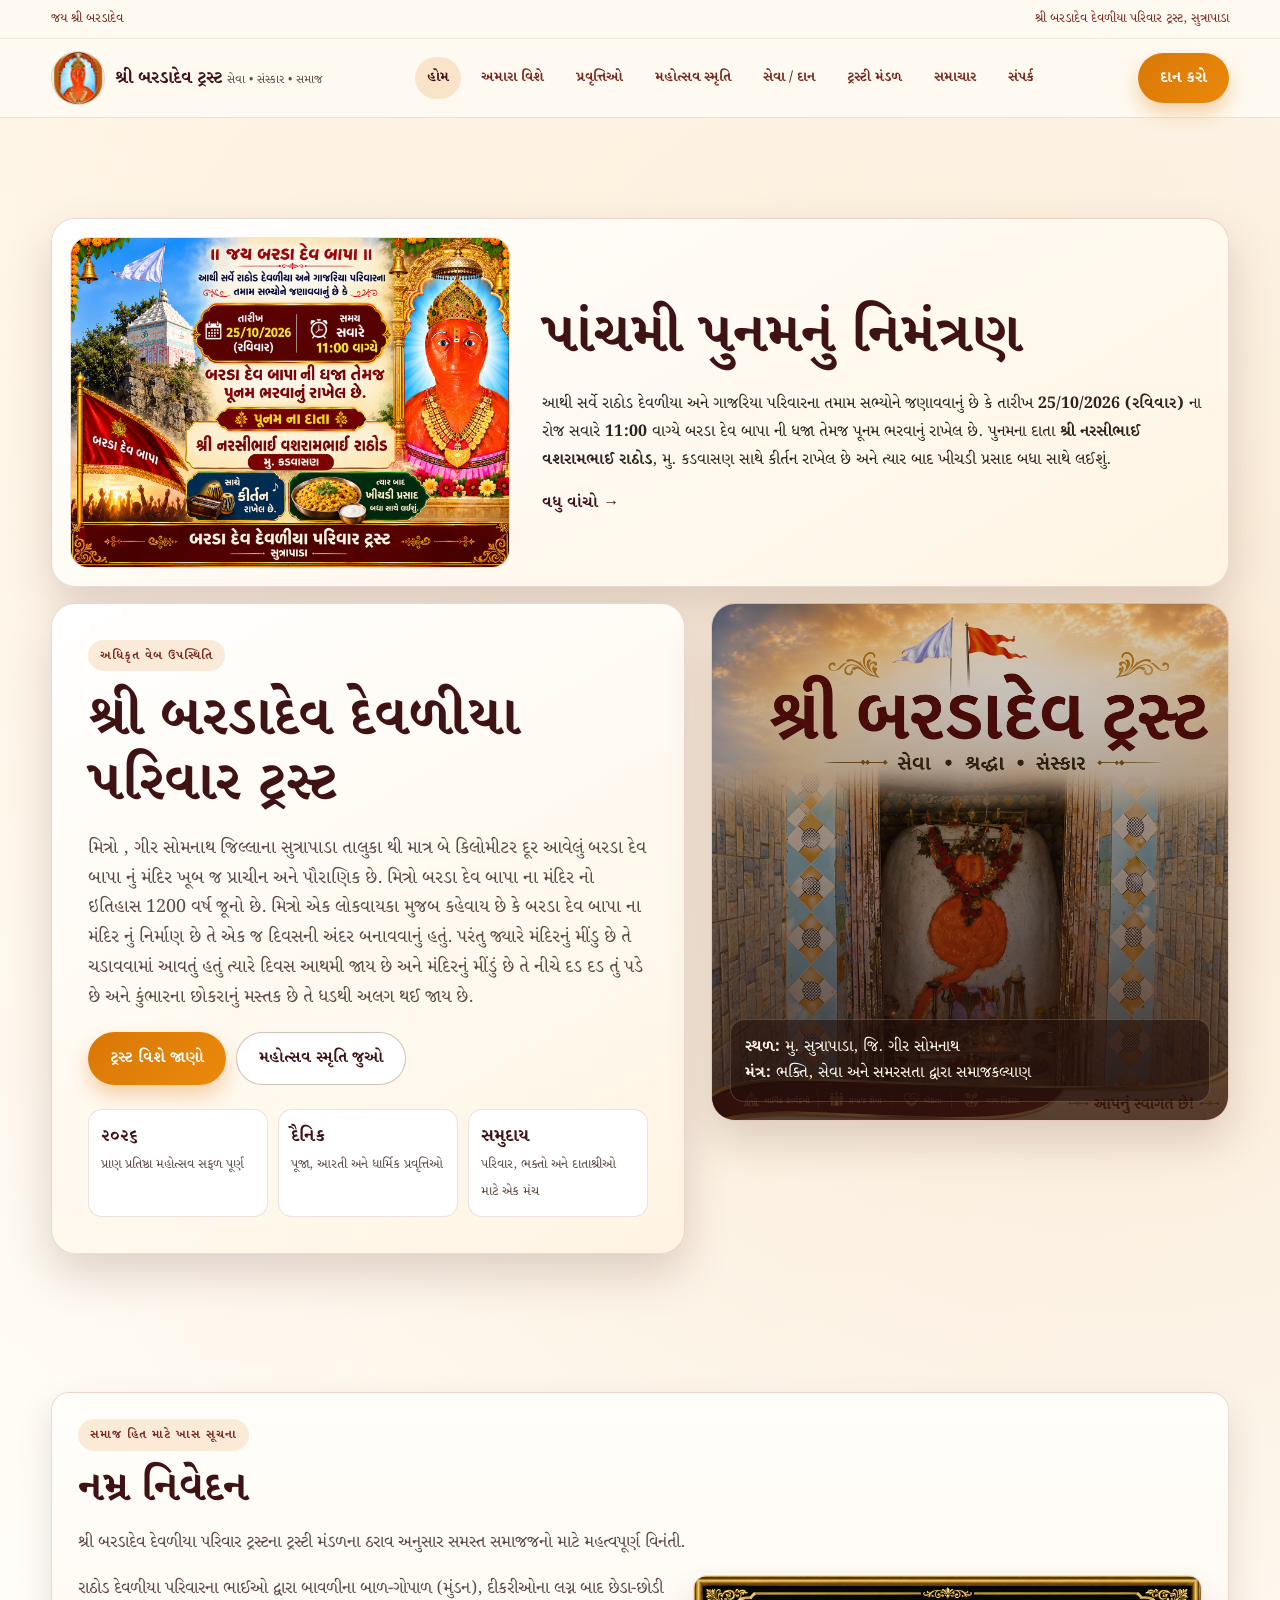
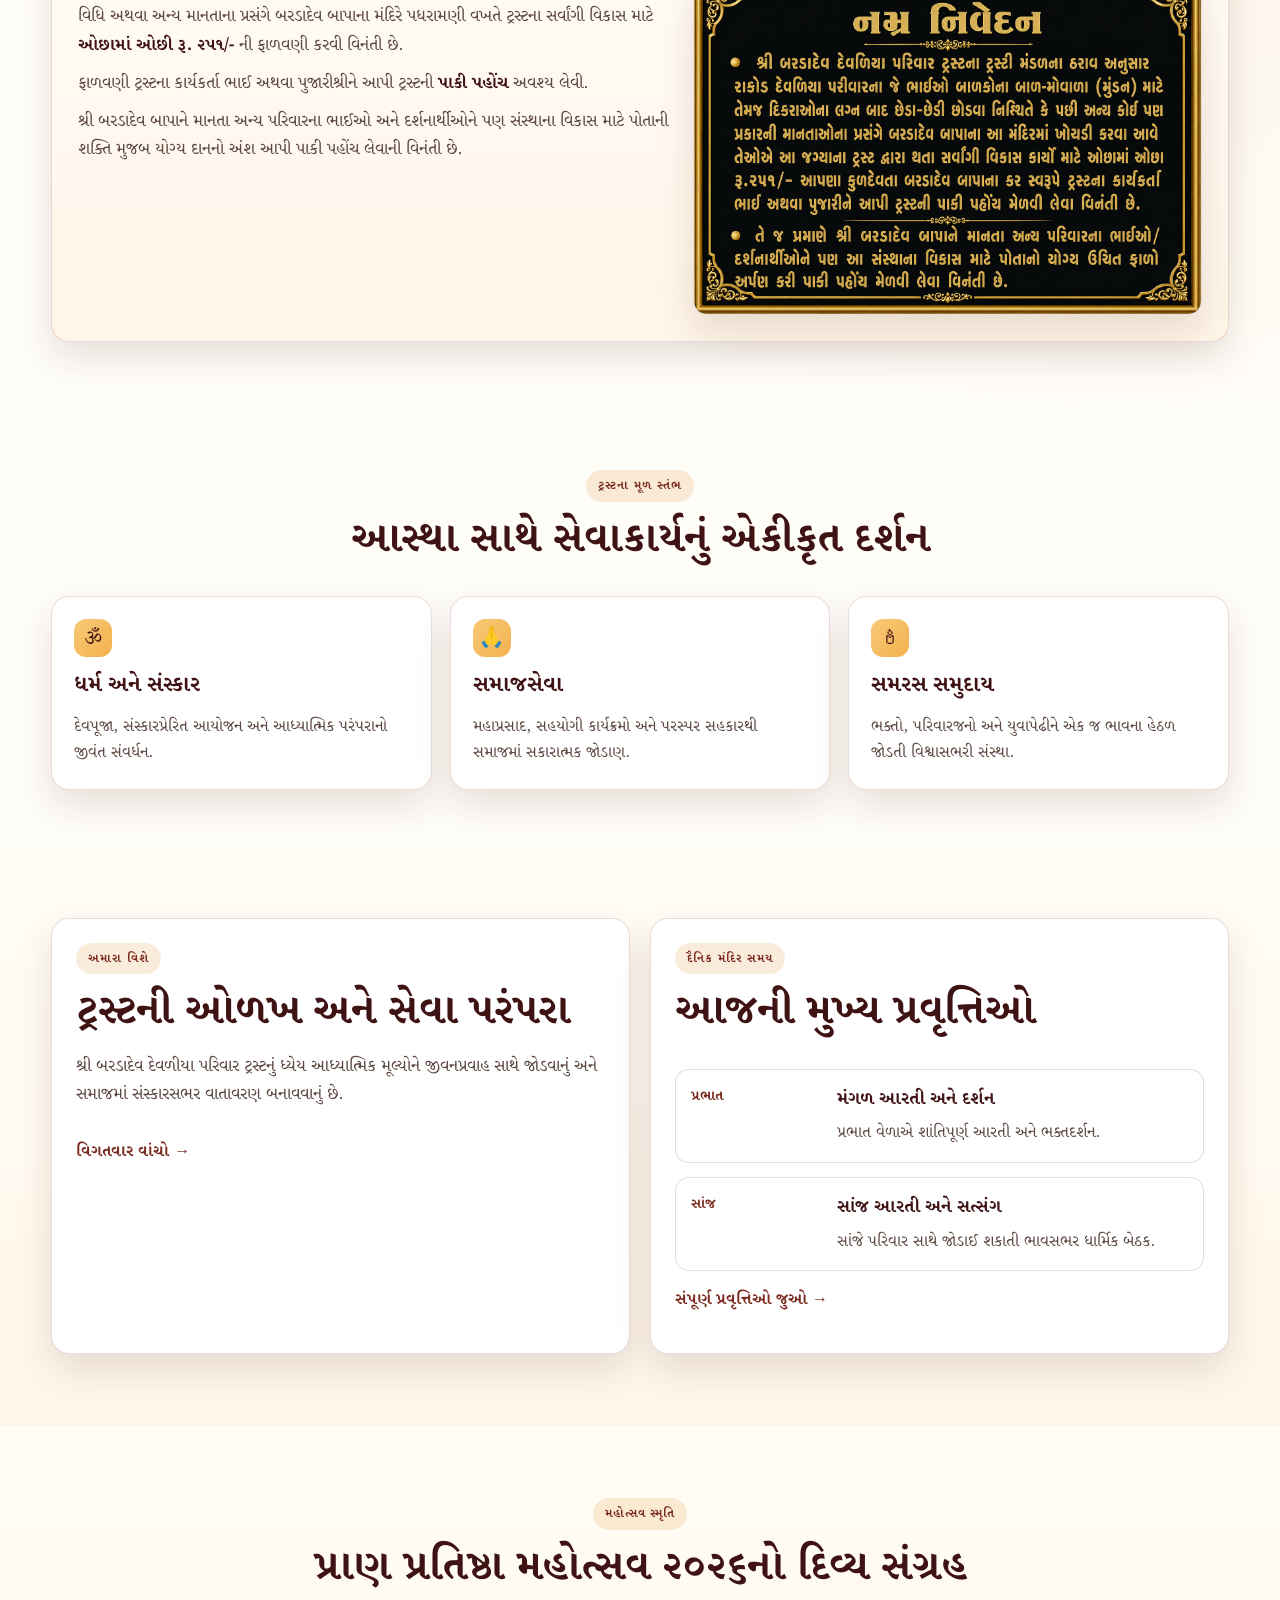
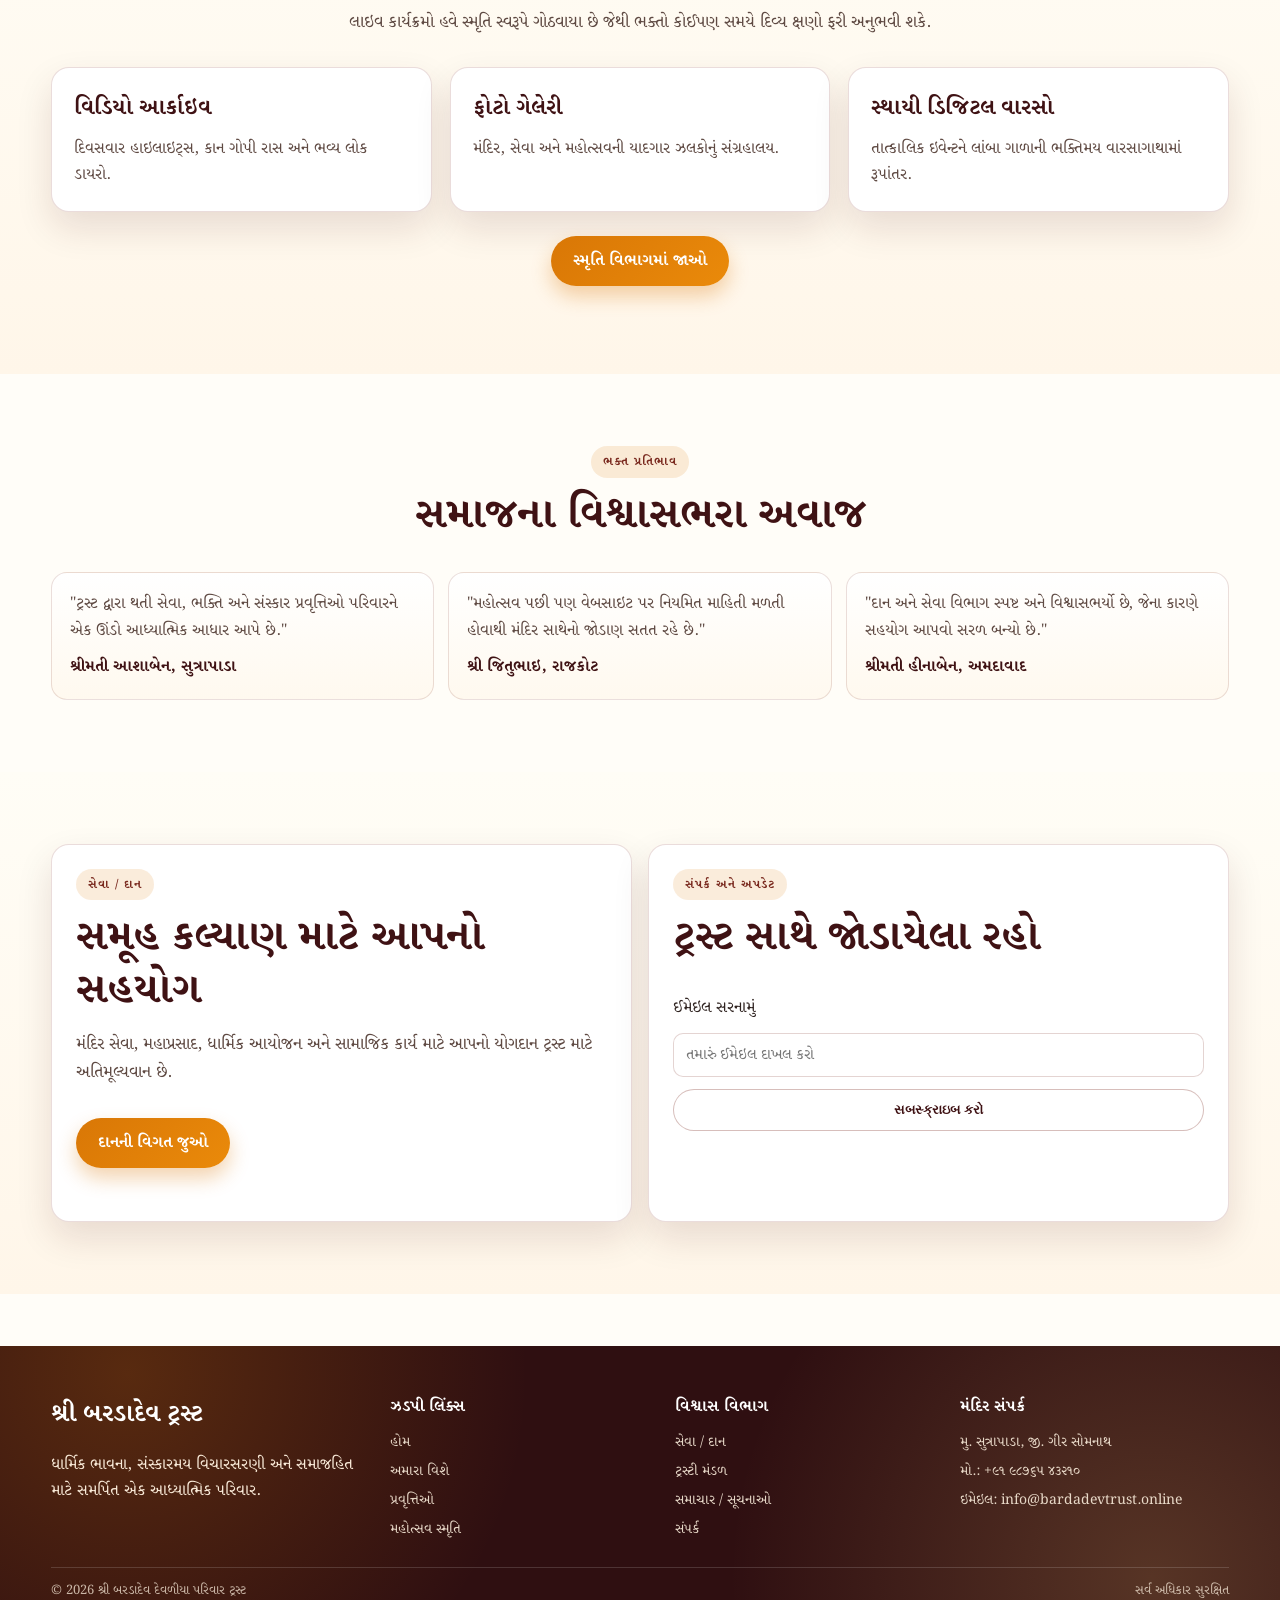
<file: index.html>
<!doctype html>
<html lang="gu">
  <head>
    <meta charset="UTF-8" />
    <meta name="viewport" content="width=device-width, initial-scale=1.0" />
    <title>શ્રી બરડાદેવ દેવળીયા પરિવાર ટ્રસ્ટ | સુત્રાપાડા</title>
    <link rel="preconnect" href="https://fonts.googleapis.com" />
    <link rel="preconnect" href="https://fonts.gstatic.com" crossorigin />
    <link
      href="https://fonts.googleapis.com/css2?family=Noto+Serif+Gujarati:wght@400;500;600;700&display=swap"
      rel="stylesheet"
    />
    <link rel="stylesheet" href="./custom.css" />
  </head>
  <body>
    <a class="skip-link" href="#mukhya-samagri">મુખ્ય સામગ્રી પર જાઓ</a>

    <header class="site-header">
      <div class="top-strip">
        <div class="container top-strip-inner">
          <span>જય શ્રી બરડાદેવ</span>
          <span>શ્રી બરડાદેવ દેવળીયા પરિવાર ટ્રસ્ટ, સુત્રાપાડા</span>
        </div>
      </div>
      <div class="container navbar">
        <a class="brand" href="/" aria-label="હોમ">
          <img src="./images/logo.png" alt="શ્રી બરડાદેવ ટ્રસ્ટ લોગો" />
          <span>
            <span class="brand-title">શ્રી બરડાદેવ ટ્રસ્ટ</span>
            <span class="brand-sub">સેવા • સંસ્કાર • સમાજ</span>
          </span>
        </a>

        <nav class="nav-links" aria-label="મુખ્ય મેનુ">
          <a href="/" data-nav-link>હોમ</a>
          <a href="/about/" data-nav-link>અમારા વિશે</a>
          <a href="/activities/" data-nav-link>પ્રવૃત્તિઓ</a>
          <a href="/memories/" data-nav-link>મહોત્સવ સ્મૃતિ</a>
          <a href="/seva/" data-nav-link>સેવા / દાન</a>
          <a href="/committee/" data-nav-link>ટ્રસ્ટી મંડળ</a>
          <a href="/news/" data-nav-link>સમાચાર</a>
          <a href="/contact/" data-nav-link>સંપર્ક</a>
        </nav>

        <div class="nav-cta">
          <a class="btn btn-primary" href="/seva/">દાન કરો</a>
        </div>

        <button
          class="menu-btn"
          id="menu-toggle"
          aria-expanded="false"
          aria-controls="mobile-menu"
          aria-label="મોબાઇલ મેનુ ખોલો"
        >
          ☰
        </button>
      </div>

      <div class="mobile-menu" id="mobile-menu">
        <div class="container">
          <nav aria-label="મોબાઇલ મેનુ">
            <a href="/" data-nav-link>હોમ</a>
            <a href="/about/" data-nav-link>અમારા વિશે</a>
            <a href="/activities/" data-nav-link>પ્રવૃત્તિઓ</a>
            <a href="/memories/" data-nav-link>મહોત્સવ સ્મૃતિ</a>
            <a href="/seva/" data-nav-link>સેવા / દાન</a>
            <a href="/committee/" data-nav-link>ટ્રસ્ટી મંડળ</a>
            <a href="/news/" data-nav-link>સમાચાર</a>
            <a href="/contact/" data-nav-link>સંપર્ક</a>
          </nav>
        </div>
      </div>
    </header>

    <main id="mukhya-samagri">
      <section class="hero">
        <div class="container">
          <div
            class="announcement"
            id="home-announcement-2"
            role="status"
            aria-live="polite"
            style="margin-top: 16px"
          >
            <img
              src="./images/fifthpunam.png"
              alt="પુનમ નિમંત્રણ"
              class="punam-image"
            />
            <div class="announcement-body">
              <h2 class="announcement-title">પાંચમી પુનમનું નિમંત્રણ</h2>
              <span>
                આથી સર્વે રાઠોડ દેવળીયા અને ગાજરિયા પરિવારના તમામ સભ્યોને
                જણાવવાનું છે કે તારીખ <strong>25/10/2026 (રવિવાર)</strong> ના
                રોજ સવારે <strong>11:00</strong> વાગ્યે બરડા દેવ બાપા ની ધજા
                તેમજ પૂનમ ભરવાનું રાખેલ છે. પુનમના દાતા
                <strong>શ્રી નરસીભાઈ વશરામભાઈ રાઠોડ</strong>, મુ. કડવાસણ સાથે
                કીર્તન રાખેલ છે અને ત્યાર બાદ ખીચડી પ્રસાદ બધા સાથે લઈશું.
              </span>
              <a href="/news/" class="announcement-link">વધુ વાંચો →</a>
            </div>
          </div>

          <div class="hero-grid" style="margin-top: 16px">
            <div class="hero-content">
              <span class="kicker">અધિકૃત વેબ ઉપસ્થિતિ</span>
              <h2 class="hero-title">શ્રી બરડાદેવ દેવળીયા પરિવાર ટ્રસ્ટ</h2>
              <p class="hero-description">
                મિત્રો , ગીર સોમનાથ જિલ્લાના સુત્રાપાડા તાલુકા થી માત્ર બે
                કિલોમીટર દૂર આવેલું બરડા દેવ બાપા નું મંદિર ખૂબ જ પ્રાચીન અને
                પૌરાણિક છે. મિત્રો બરડા દેવ બાપા ના મંદિર નો ઇતિહાસ 1200 વર્ષ
                જૂનો છે. મિત્રો એક લોકવાયકા મુજબ કહેવાય છે કે બરડા દેવ બાપા ના
                મંદિર નું નિર્માણ છે તે એક જ દિવસની અંદર બનાવવાનું હતું. પરંતુ
                જ્યારે મંદિરનું મીંડુ છે તે ચડાવવામાં આવતું હતું ત્યારે દિવસ
                આથમી જાય છે અને મંદિરનું મીંડું છે તે નીચે દડ દડ તું પડે છે અને
                કુંભારના છોકરાનું મસ્તક છે તે ધડથી અલગ થઈ જાય છે.
              </p>
              <div class="hero-cta">
                <a class="btn btn-primary" href="/about/">ટ્રસ્ટ વિશે જાણો</a>
                <a class="btn btn-outline" href="/memories/"
                  >મહોત્સવ સ્મૃતિ જુઓ</a
                >
              </div>

              <div class="hero-meta">
                <div class="hero-meta-item">
                  <strong>૨૦૨૬</strong>
                  <span>પ્રાણ પ્રતિષ્ઠા મહોત્સવ સફળ પૂર્ણ</span>
                </div>
                <div class="hero-meta-item">
                  <strong>દૈનિક</strong>
                  <span>પૂજા, આરતી અને ધાર્મિક પ્રવૃત્તિઓ</span>
                </div>
                <div class="hero-meta-item">
                  <strong>સમુદાય</strong>
                  <span>પરિવાર, ભક્તો અને દાતાશ્રીઓ માટે એક મંચ</span>
                </div>
              </div>
            </div>

            <div class="hero-side">
              <img
                src="./images/banner4.png"
                alt="શ્રી બરડાદેવ મંદિરનો ભાવભર્યો દૃશ્ય"
              />
              <div class="hero-side-overlay"></div>
              <div class="hero-side-note">
                <strong>સ્થળ:</strong> મુ. સુત્રાપાડા, જિ. ગીર સોમનાથ<br />
                <strong>મંત્ર:</strong> ભક્તિ, સેવા અને સમરસતા દ્વારા સમાજકલ્યાણ
              </div>
            </div>
          </div>
        </div>
      </section>

      <section class="section">
        <div class="container">
          <article class="surface public-notice">
            <div class="section-head">
              <span class="kicker">સમાજ હિત માટે ખાસ સૂચના</span>
              <h2 class="section-title">નમ્ર નિવેદન</h2>
              <p class="section-subtitle">
                શ્રી બરડાદેવ દેવળીયા પરિવાર ટ્રસ્ટના ટ્રસ્ટી મંડળના ઠરાવ અનુસાર
                સમસ્ત સમાજજનો માટે મહત્વપૂર્ણ વિનંતી.
              </p>
            </div>

            <div class="public-notice-layout">
              <div class="public-notice-content">
                <p>
                  રાઠોડ દેવળીયા પરિવારના ભાઈઓ દ્વારા બાવળીના બાળ-ગોપાળ (મુંડન),
                  દીકરીઓના લગ્ન બાદ છેડા-છોડી વિધિ અથવા અન્ય માનતાના પ્રસંગે
                  બરડાદેવ બાપાના મંદિરે પધરામણી વખતે ટ્રસ્ટના સર્વાંગી વિકાસ
                  માટે <strong>ઓછામાં ઓછી રૂ. ૨૫૧/-</strong>
                  ની ફાળવણી કરવી વિનંતી છે.
                </p>
                <p>
                  ફાળવણી ટ્રસ્ટના કાર્યકર્તા ભાઈ અથવા પુજારીશ્રીને આપી ટ્રસ્ટની
                  <strong>પાકી પહોંચ</strong> અવશ્ય લેવી.
                </p>
                <p>
                  શ્રી બરડાદેવ બાપાને માનતા અન્ય પરિવારના ભાઈઓ અને દર્શનાર્થીઓને
                  પણ સંસ્થાના વિકાસ માટે પોતાની શક્તિ મુજબ યોગ્ય દાનનો અંશ આપી
                  પાકી પહોંચ લેવાની વિનંતી છે.
                </p>
              </div>
              <figure class="public-notice-figure">
                <img
                  src="./images/nivedan.png"
                  alt="નમ્ર નિવેદન બોર્ડ"
                  loading="lazy"
                />
              </figure>
            </div>
          </article>
        </div>
      </section>

      <section class="section section-tight">
        <div class="container">
          <div class="section-head center">
            <span class="kicker">ટ્રસ્ટના મૂળ સ્તંભ</span>
            <h2 class="section-title">આસ્થા સાથે સેવાકાર્યનું એકીકૃત દર્શન</h2>
          </div>
          <div class="grid-3">
            <article class="card">
              <span class="icon-bullet" aria-hidden="true">ૐ</span>
              <h3>ધર્મ અને સંસ્કાર</h3>
              <p>
                દેવપૂજા, સંસ્કારપ્રેરિત આયોજન અને આધ્યાત્મિક પરંપરાનો જીવંત
                સંવર્ધન.
              </p>
            </article>
            <article class="card">
              <span class="icon-bullet" aria-hidden="true">🙏</span>
              <h3>સમાજસેવા</h3>
              <p>
                મહાપ્રસાદ, સહયોગી કાર્યક્રમો અને પરસ્પર સહકારથી સમાજમાં
                સકારાત્મક જોડાણ.
              </p>
            </article>
            <article class="card">
              <span class="icon-bullet" aria-hidden="true">🕯</span>
              <h3>સમરસ સમુદાય</h3>
              <p>
                ભક્તો, પરિવારજનો અને યુવાપેઢીને એક જ ભાવના હેઠળ જોડતી વિશ્વાસભરી
                સંસ્થા.
              </p>
            </article>
          </div>
        </div>
      </section>

      <section class="section soft-bg">
        <div class="container grid-2">
          <article class="surface" style="padding: 24px">
            <div class="section-head">
              <span class="kicker">અમારા વિશે</span>
              <h2 class="section-title">ટ્રસ્ટની ઓળખ અને સેવા પરંપરા</h2>
              <p class="section-subtitle">
                શ્રી બરડાદેવ દેવળીયા પરિવાર ટ્રસ્ટનું ધ્યેય આધ્યાત્મિક મૂલ્યોને
                જીવનપ્રવાહ સાથે જોડવાનું અને સમાજમાં સંસ્કારસભર વાતાવરણ
                બનાવવાનું છે.
              </p>
            </div>
            <a class="link-pill" href="/about/">વિગતવાર વાંચો →</a>
          </article>

          <article class="surface" style="padding: 24px">
            <div class="section-head">
              <span class="kicker">દૈનિક મંદિર સમય</span>
              <h2 class="section-title">આજની મુખ્ય પ્રવૃત્તિઓ</h2>
            </div>
            <div class="timeline">
              <div class="timeline-item">
                <time>પ્રભાત</time>
                <div>
                  <h4>મંગળ આરતી અને દર્શન</h4>
                  <p>પ્રભાત વેળાએ શાંતિપૂર્ણ આરતી અને ભક્તદર્શન.</p>
                </div>
              </div>
              <!-- <div class="timeline-item">
                <time>મધ્યાહ્ન</time>
                <div>
                  <h4>રાજભોગ અને પ્રસાદ વિતરણ</h4>
                  <p>સમુદાય જોડાણ સાથે મધ્યાહ્ન ભક્તિસભર સેવાઓ.</p>
                </div>
              </div> -->
              <div class="timeline-item">
                <time>સાંજ</time>
                <div>
                  <h4>સાંજ આરતી અને સત્સંગ</h4>
                  <p>સાંજે પરિવાર સાથે જોડાઈ શકાતી ભાવસભર ધાર્મિક બેઠક.</p>
                </div>
              </div>
            </div>
            <p style="margin-top: 16px">
              <a class="link-pill" href="/activities/"
                >સંપૂર્ણ પ્રવૃત્તિઓ જુઓ →</a
              >
            </p>
          </article>
        </div>
      </section>

      <!-- <section class="section">
        <div class="container">
          <div class="section-head center">
            <span class="kicker">આવનારા કાર્યક્રમો</span>
            <h2 class="section-title">ઉત્સવો અને ધાર્મિક આયોજન</h2>
            <p class="section-subtitle">
              આગામી ધાર્મિક પ્રસંગો, સેવા કાર્યક્રમો અને સમુદાય બેઠક અંગેની મુખ્ય
              માહિતી.
            </p>
          </div>

          <div class="grid-3">
            <article class="card">
              <span class="badge">આગામી</span>
              <h3 style="margin-top: 12px">ગુરુ પૂર્ણિમા મહાપૂજન</h3>
              <p>વિશેષ પૂજન, સંતવાણી અને પ્રસાદ સાથેનું સમૂહ આયોજન.</p>
            </article>
            <article class="card">
              <span class="badge">માસિક</span>
              <h3 style="margin-top: 12px">પરિવાર પ્રાર્થના સભા</h3>
              <p>પરિવારજનો માટે ભક્તિ, સંવાદ અને સંસ્કાર માર્ગદર્શન સત્ર.</p>
            </article>
            <article class="card">
              <span class="badge">વિશેષ</span>
              <h3 style="margin-top: 12px">યુવા સેવા સંકલન</h3>
              <p>યુવા સ્વયંસેવકો માટે સામાજિક-ધાર્મિક સેવાકીય આયોજન.</p>
            </article>
          </div>
        </div>
      </section> -->

      <section class="section soft-bg">
        <div class="container">
          <div class="section-head center">
            <span class="kicker">મહોત્સવ સ્મૃતિ</span>
            <h2 class="section-title">
              પ્રાણ પ્રતિષ્ઠા મહોત્સવ ૨૦૨૬નો દિવ્ય સંગ્રહ
            </h2>
            <p class="section-subtitle">
              લાઇવ કાર્યક્રમો હવે સ્મૃતિ સ્વરૂપે ગોઠવાયા છે જેથી ભક્તો કોઈપણ
              સમયે દિવ્ય ક્ષણો ફરી અનુભવી શકે.
            </p>
          </div>

          <div class="grid-3">
            <article class="card">
              <h3>વિડિયો આર્કાઇવ</h3>
              <p>દિવસવાર હાઇલાઇટ્સ, કાન ગોપી રાસ અને ભવ્ય લોક ડાયરો.</p>
            </article>
            <article class="card">
              <h3>ફોટો ગેલેરી</h3>
              <p>મંદિર, સેવા અને મહોત્સવની યાદગાર ઝલકોનું સંગ્રહાલય.</p>
            </article>
            <article class="card">
              <h3>સ્થાયી ડિજિટલ વારસો</h3>
              <p>
                તાત્કાલિક ઇવેન્ટને લાંબા ગાળાની ભક્તિમય વારસાગાથામાં રૂપાંતર.
              </p>
            </article>
          </div>

          <p style="text-align: center; margin-top: 24px">
            <a class="btn btn-primary" href="/memories/">સ્મૃતિ વિભાગમાં જાઓ</a>
          </p>
        </div>
      </section>

      <section class="section">
        <div class="container">
          <div class="section-head center">
            <span class="kicker">ભક્ત પ્રતિભાવ</span>
            <h2 class="section-title">સમાજના વિશ્વાસભરા અવાજ</h2>
          </div>
          <div class="quote-grid">
            <article class="quote-card">
              <p>
                "ટ્રસ્ટ દ્વારા થતી સેવા, ભક્તિ અને સંસ્કાર પ્રવૃત્તિઓ પરિવારને
                એક ઊંડો આધ્યાત્મિક આધાર આપે છે."
              </p>
              <strong>શ્રીમતી આશાબેન, સુત્રાપાડા</strong>
            </article>
            <article class="quote-card">
              <p>
                "મહોત્સવ પછી પણ વેબસાઇટ પર નિયમિત માહિતી મળતી હોવાથી મંદિર
                સાથેનો જોડાણ સતત રહે છે."
              </p>
              <strong>શ્રી જિતુભાઇ, રાજકોટ</strong>
            </article>
            <article class="quote-card">
              <p>
                "દાન અને સેવા વિભાગ સ્પષ્ટ અને વિશ્વાસભર્યો છે, જેના કારણે સહયોગ
                આપવો સરળ બન્યો છે."
              </p>
              <strong>શ્રીમતી હીનાબેન, અમદાવાદ</strong>
            </article>
          </div>
        </div>
      </section>

      <section class="section soft-bg">
        <div class="container donation-panel">
          <article class="surface" style="padding: 24px">
            <div class="section-head">
              <span class="kicker">સેવા / દાન</span>
              <h2 class="section-title">સમૂહ કલ્યાણ માટે આપનો સહયોગ</h2>
              <p class="section-subtitle">
                મંદિર સેવા, મહાપ્રસાદ, ધાર્મિક આયોજન અને સામાજિક કાર્ય માટે આપનો
                યોગદાન ટ્રસ્ટ માટે અતિમૂલ્યવાન છે.
              </p>
            </div>
            <a class="btn btn-primary" href="/seva/">દાનની વિગત જુઓ</a>
          </article>

          <article class="surface" style="padding: 24px">
            <div class="section-head">
              <span class="kicker">સંપર્ક અને અપડેટ</span>
              <h2 class="section-title">ટ્રસ્ટ સાથે જોડાયેલા રહો</h2>
            </div>
            <form
              id="newsletter-form"
              action="https://formsubmit.co/ajax/info@bardadevtrust.online"
              method="POST"
              class="form-grid"
            >
              <input
                type="hidden"
                name="_subject"
                value="ટ્રસ્ટ અપડેટ સબસ્ક્રિપ્શન"
              />
              <input type="hidden" name="_captcha" value="false" />
              <label for="newsletter-email">ઈમેઇલ સરનામું</label>
              <input
                id="newsletter-email"
                class="input"
                type="email"
                name="email"
                required
                placeholder="તમારું ઈમેઇલ દાખલ કરો"
              />
              <button class="btn btn-outline" type="submit">
                સબસ્ક્રાઇબ કરો
              </button>
              <p
                id="newsletter-status"
                class="form-status"
                aria-live="polite"
              ></p>
            </form>
          </article>
        </div>
      </section>
    </main>

    <footer class="site-footer">
      <div class="container footer-top">
        <div>
          <h3 class="footer-title">શ્રી બરડાદેવ ટ્રસ્ટ</h3>
          <p>
            ધાર્મિક ભાવના, સંસ્કારમય વિચારસરણી અને સમાજહિત માટે સમર્પિત એક
            આધ્યાત્મિક પરિવાર.
          </p>
        </div>

        <div class="footer-col">
          <h4>ઝડપી લિંક્સ</h4>
          <a href="/">હોમ</a>
          <a href="/about/">અમારા વિશે</a>
          <a href="/activities/">પ્રવૃત્તિઓ</a>
          <a href="/memories/">મહોત્સવ સ્મૃતિ</a>
        </div>

        <div class="footer-col">
          <h4>વિશ્વાસ વિભાગ</h4>
          <a href="/seva/">સેવા / દાન</a>
          <a href="/committee/">ટ્રસ્ટી મંડળ</a>
          <a href="/news/">સમાચાર / સૂચનાઓ</a>
          <a href="/contact/">સંપર્ક</a>
        </div>

        <div class="footer-col">
          <h4>મંદિર સંપર્ક</h4>
          <p>મુ. સુત્રાપાડા, જી. ગીર સોમનાથ</p>
          <p>મો.: +૯૧ ૯૮૭૬૫ ૪૩૨૧૦</p>
          <p>ઇમેઇલ: info@bardadevtrust.online</p>
        </div>
      </div>

      <div class="container footer-bottom">
        <span
          >© <span data-current-year></span> શ્રી બરડાદેવ દેવળીયા પરિવાર
          ટ્રસ્ટ</span
        >
        <span>સર્વ અધિકાર સુરક્ષિત</span>
      </div>
    </footer>

    <div class="quick-actions" aria-label="ઝડપી સંપર્ક">
      <a href="tel:+919876543210">કૉલ</a>
      <a
        href="https://maps.google.com/?q=Sutrapada"
        target="_blank"
        rel="noopener noreferrer"
        >માર્ગ</a
      >
      <a href="/seva/">દાન</a>
    </div>

    <script defer src="./main.js"></script>
  </body>
</html>
</file>
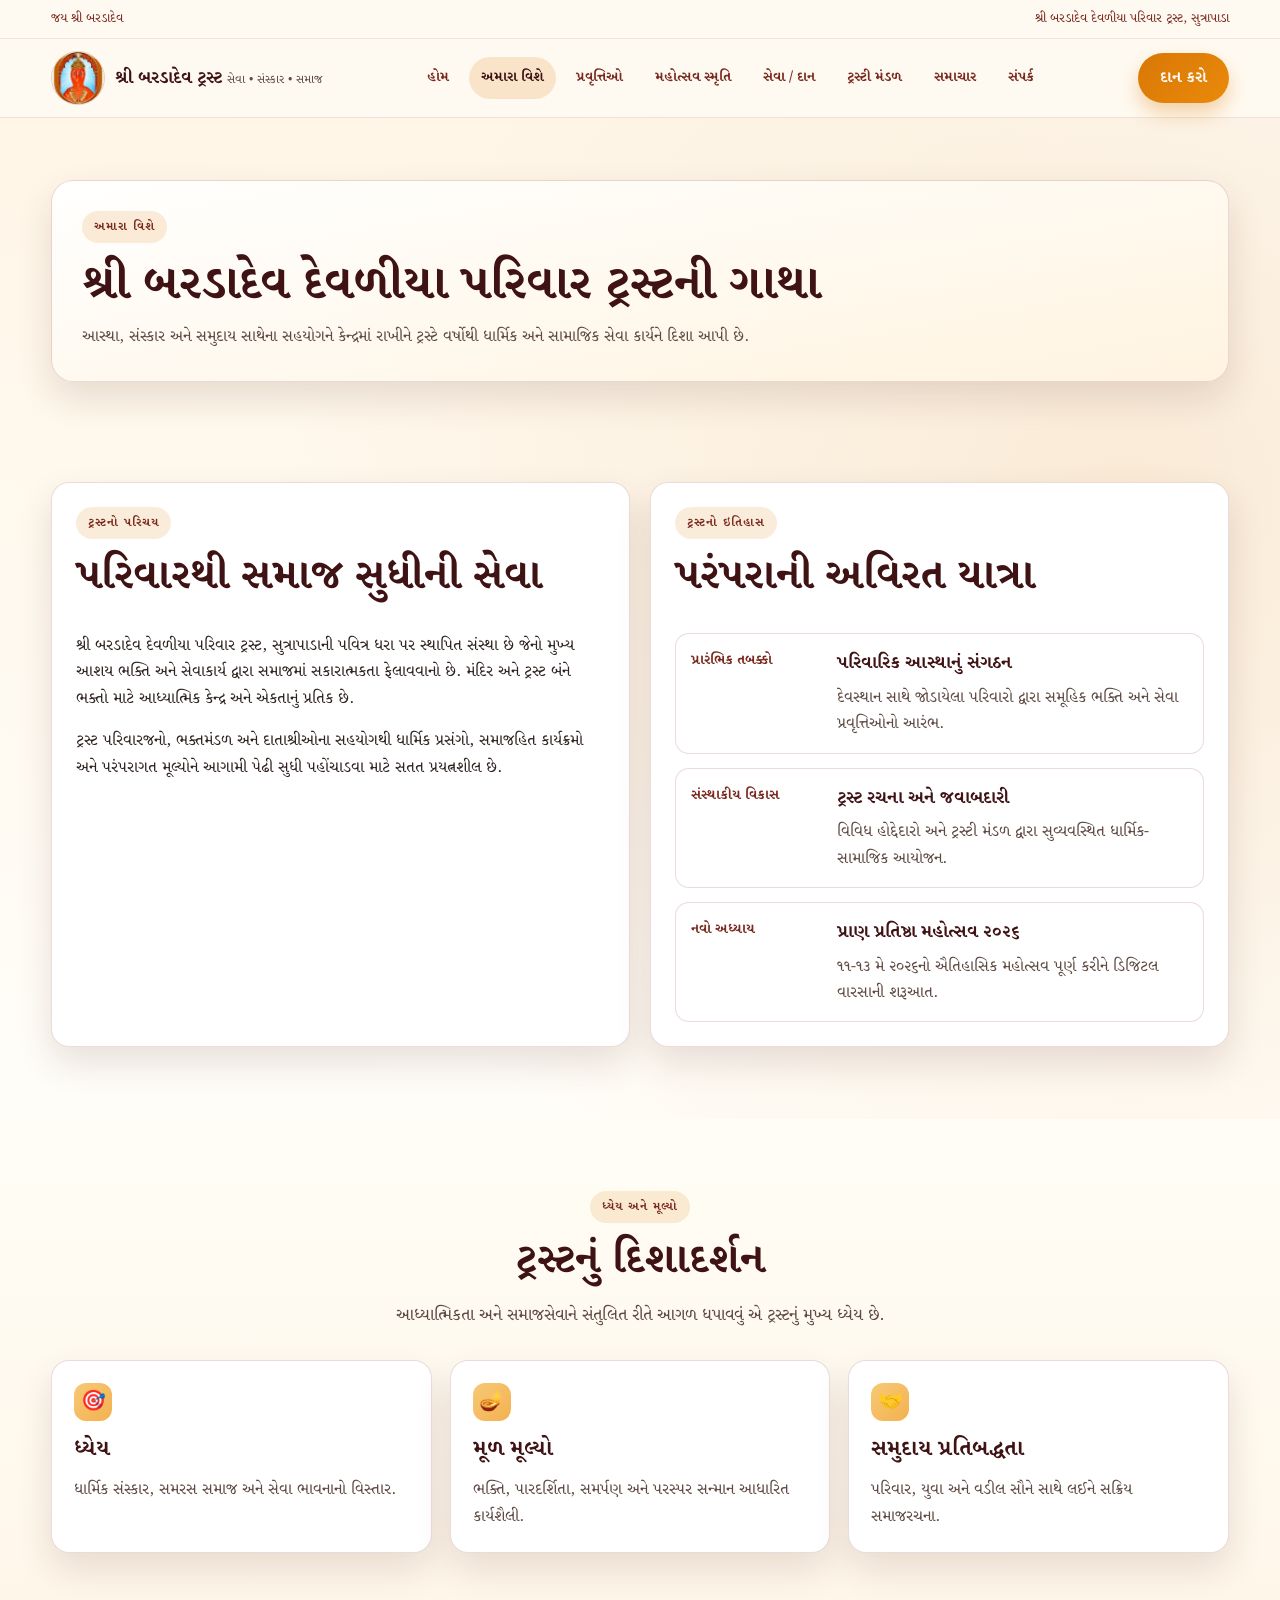
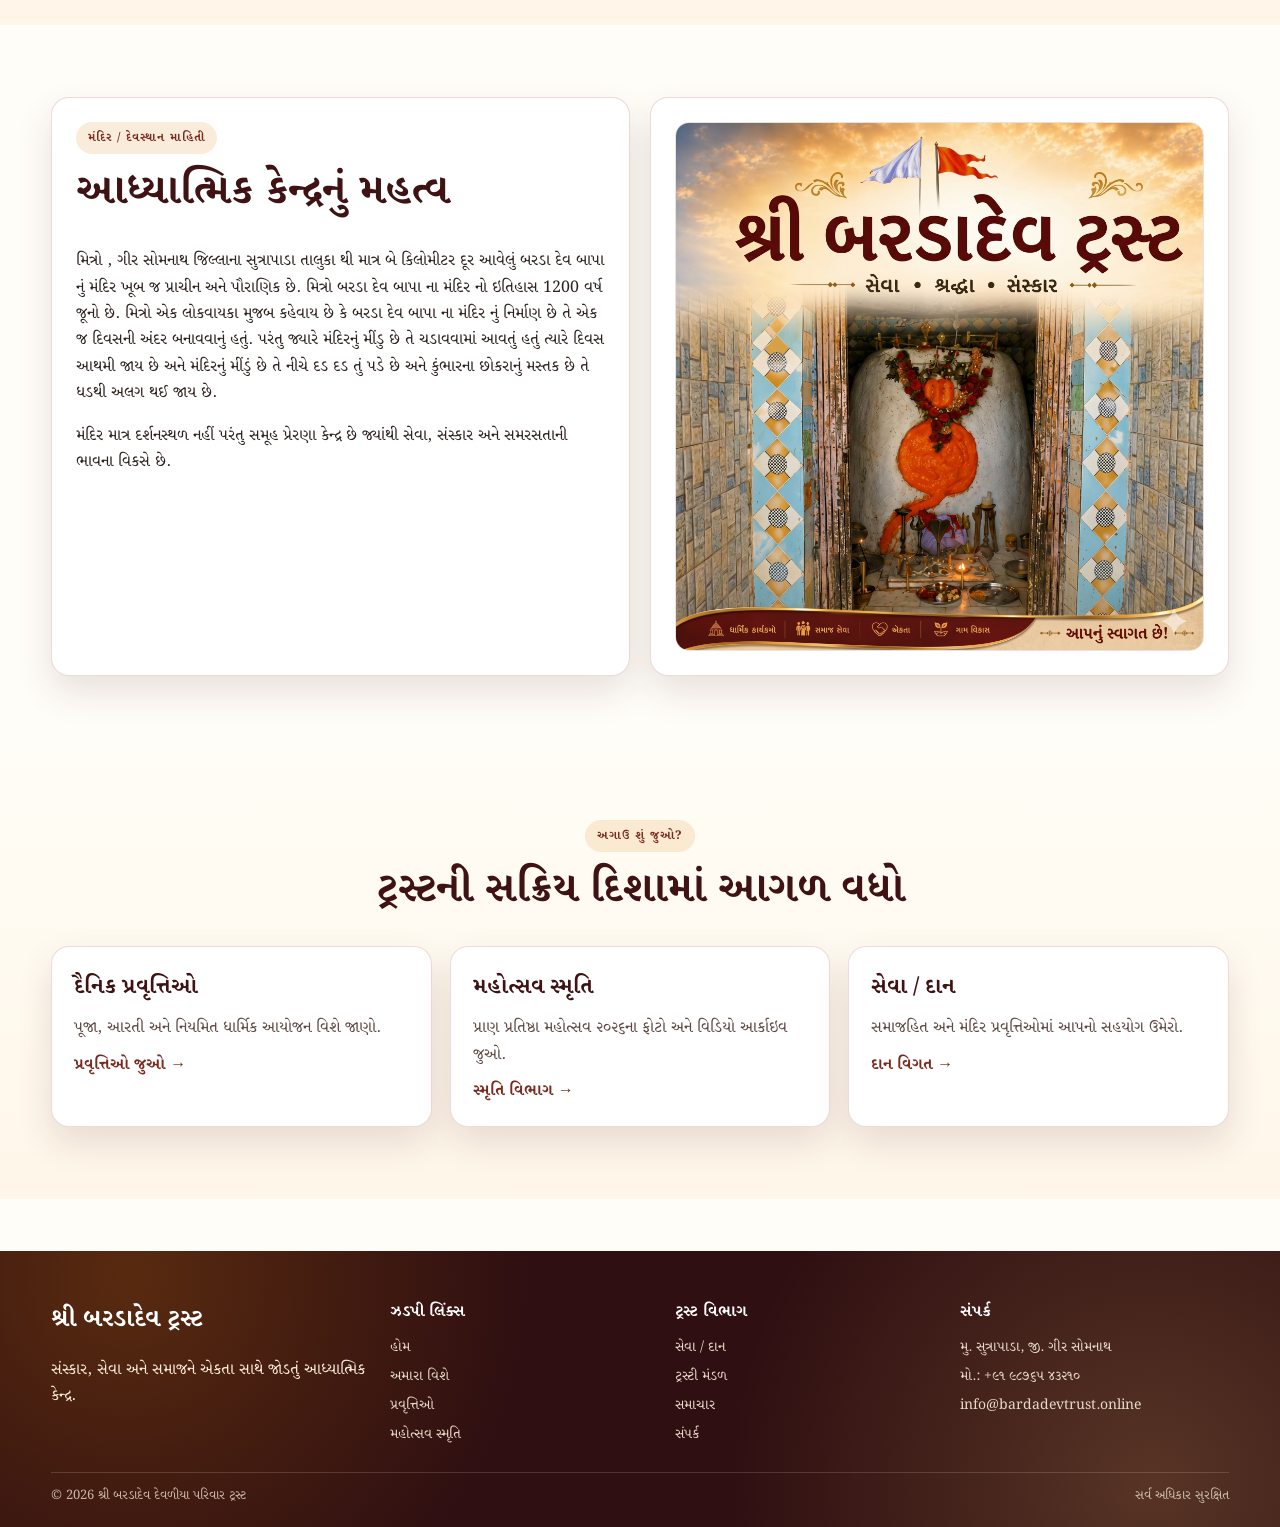
<file: about/index.html>
<!doctype html>
<html lang="gu">
  <head>
    <meta charset="UTF-8" />
    <meta name="viewport" content="width=device-width, initial-scale=1.0" />
    <title>અમારા વિશે | શ્રી બરડાદેવ ટ્રસ્ટ</title>
    <meta
      name="description"
      content="શ્રી બરડાદેવ દેવળીયા પરિવાર ટ્રસ્ટનો ઇતિહાસ, ધ્યેય, મૂલ્યો અને મંદિરની આધ્યાત્મિક મહત્વસભર માહિતી."
    />
    <link rel="preconnect" href="https://fonts.googleapis.com" />
    <link rel="preconnect" href="https://fonts.gstatic.com" crossorigin />
    <link
      href="https://fonts.googleapis.com/css2?family=Noto+Serif+Gujarati:wght@400;500;600;700&display=swap"
      rel="stylesheet"
    />
    <link rel="stylesheet" href="../custom.css" />
  </head>
  <body>
    <a class="skip-link" href="#mukhya-samagri">મુખ્ય સામગ્રી પર જાઓ</a>

    <header class="site-header">
      <div class="top-strip">
        <div class="container top-strip-inner">
          <span>જય શ્રી બરડાદેવ</span>
          <span>શ્રી બરડાદેવ દેવળીયા પરિવાર ટ્રસ્ટ, સુત્રાપાડા</span>
        </div>
      </div>
      <div class="container navbar">
        <a class="brand" href="/" aria-label="હોમ">
          <img src="../images/logo.png" alt="શ્રી બરડાદેવ ટ્રસ્ટ લોગો" />
          <span>
            <span class="brand-title">શ્રી બરડાદેવ ટ્રસ્ટ</span>
            <span class="brand-sub">સેવા • સંસ્કાર • સમાજ</span>
          </span>
        </a>
        <nav class="nav-links" aria-label="મુખ્ય મેનુ">
          <a href="/" data-nav-link>હોમ</a>
          <a href="/about/" data-nav-link>અમારા વિશે</a>
          <a href="/activities/" data-nav-link>પ્રવૃત્તિઓ</a>
          <a href="/memories/" data-nav-link>મહોત્સવ સ્મૃતિ</a>
          <a href="/seva/" data-nav-link>સેવા / દાન</a>
          <a href="/committee/" data-nav-link>ટ્રસ્ટી મંડળ</a>
          <a href="/news/" data-nav-link>સમાચાર</a>
          <a href="/contact/" data-nav-link>સંપર્ક</a>
        </nav>
        <div class="nav-cta">
          <a class="btn btn-primary" href="/seva/">દાન કરો</a>
        </div>
        <button
          class="menu-btn"
          id="menu-toggle"
          aria-expanded="false"
          aria-controls="mobile-menu"
          aria-label="મોબાઇલ મેનુ ખોલો"
        >
          ☰
        </button>
      </div>
      <div class="mobile-menu" id="mobile-menu">
        <div class="container">
          <nav aria-label="મોબાઇલ મેનુ">
            <a href="/" data-nav-link>હોમ</a>
            <a href="/about/" data-nav-link>અમારા વિશે</a>
            <a href="/activities/" data-nav-link>પ્રવૃત્તિઓ</a>
            <a href="/memories/" data-nav-link>મહોત્સવ સ્મૃતિ</a>
            <a href="/seva/" data-nav-link>સેવા / દાન</a>
            <a href="/committee/" data-nav-link>ટ્રસ્ટી મંડળ</a>
            <a href="/news/" data-nav-link>સમાચાર</a>
            <a href="/contact/" data-nav-link>સંપર્ક</a>
          </nav>
        </div>
      </div>
    </header>

    <main id="mukhya-samagri">
      <section class="page-hero">
        <div class="container page-hero-card">
          <span class="kicker">અમારા વિશે</span>
          <h1>શ્રી બરડાદેવ દેવળીયા પરિવાર ટ્રસ્ટની ગાથા</h1>
          <p>
            આસ્થા, સંસ્કાર અને સમુદાય સાથેના સહયોગને કેન્દ્રમાં રાખીને ટ્રસ્ટે
            વર્ષોથી ધાર્મિક અને સામાજિક સેવા કાર્યને દિશા આપી છે.
          </p>
        </div>
      </section>

      <section class="section">
        <div class="container grid-2">
          <article class="surface" style="padding: 24px">
            <div class="section-head">
              <span class="kicker">ટ્રસ્ટનો પરિચય</span>
              <h2 class="section-title">પરિવારથી સમાજ સુધીની સેવા</h2>
            </div>
            <p>
              શ્રી બરડાદેવ દેવળીયા પરિવાર ટ્રસ્ટ, સુત્રાપાડાની પવિત્ર ધરા પર
              સ્થાપિત સંસ્થા છે જેનો મુખ્ય આશય ભક્તિ અને સેવાકાર્ય દ્વારા
              સમાજમાં સકારાત્મકતા ફેલાવવાનો છે. મંદિર અને ટ્રસ્ટ બંને ભક્તો માટે
              આધ્યાત્મિક કેન્દ્ર અને એકતાનું પ્રતિક છે.
            </p>
            <p>
              ટ્રસ્ટ પરિવારજનો, ભક્તમંડળ અને દાતાશ્રીઓના સહયોગથી ધાર્મિક
              પ્રસંગો, સમાજહિત કાર્યક્રમો અને પરંપરાગત મૂલ્યોને આગામી પેઢી સુધી
              પહોંચાડવા માટે સતત પ્રયત્નશીલ છે.
            </p>
          </article>

          <article class="surface" style="padding: 24px">
            <div class="section-head">
              <span class="kicker">ટ્રસ્ટનો ઇતિહાસ</span>
              <h2 class="section-title">પરંપરાની અવિરત યાત્રા</h2>
            </div>
            <div class="timeline">
              <div class="timeline-item">
                <time>પ્રારંભિક તબક્કો</time>
                <div>
                  <h4>પરિવારિક આસ્થાનું સંગઠન</h4>
                  <p>
                    દેવસ્થાન સાથે જોડાયેલા પરિવારો દ્વારા સમૂહિક ભક્તિ અને સેવા
                    પ્રવૃત્તિઓનો આરંભ.
                  </p>
                </div>
              </div>
              <div class="timeline-item">
                <time>સંસ્થાકીય વિકાસ</time>
                <div>
                  <h4>ટ્રસ્ટ રચના અને જવાબદારી</h4>
                  <p>
                    વિવિધ હોદ્દેદારો અને ટ્રસ્ટી મંડળ દ્વારા સુવ્યવસ્થિત
                    ધાર્મિક-સામાજિક આયોજન.
                  </p>
                </div>
              </div>
              <div class="timeline-item">
                <time>નવો અધ્યાય</time>
                <div>
                  <h4>પ્રાણ પ્રતિષ્ઠા મહોત્સવ ૨૦૨૬</h4>
                  <p>
                    ૧૧-૧૩ મે ૨૦૨૬નો ઐતિહાસિક મહોત્સવ પૂર્ણ કરીને ડિજિટલ વારસાની
                    શરૂઆત.
                  </p>
                </div>
              </div>
            </div>
          </article>
        </div>
      </section>

      <section class="section soft-bg">
        <div class="container">
          <div class="section-head center">
            <span class="kicker">ધ્યેય અને મૂલ્યો</span>
            <h2 class="section-title">ટ્રસ્ટનું દિશાદર્શન</h2>
            <p class="section-subtitle">
              આધ્યાત્મિકતા અને સમાજસેવાને સંતુલિત રીતે આગળ ધપાવવું એ ટ્રસ્ટનું
              મુખ્ય ધ્યેય છે.
            </p>
          </div>
          <div class="grid-3">
            <article class="card">
              <span class="icon-bullet" aria-hidden="true">🎯</span>
              <h3>ધ્યેય</h3>
              <p>ધાર્મિક સંસ્કાર, સમરસ સમાજ અને સેવા ભાવનાનો વિસ્તાર.</p>
            </article>
            <article class="card">
              <span class="icon-bullet" aria-hidden="true">🪔</span>
              <h3>મૂળ મૂલ્યો</h3>
              <p>
                ભક્તિ, પારદર્શિતા, સમર્પણ અને પરસ્પર સન્માન આધારિત કાર્યશૈલી.
              </p>
            </article>
            <article class="card">
              <span class="icon-bullet" aria-hidden="true">🤝</span>
              <h3>સમુદાય પ્રતિબદ્ધતા</h3>
              <p>પરિવાર, યુવા અને વડીલ સૌને સાથે લઈને સક્રિય સમાજરચના.</p>
            </article>
          </div>
        </div>
      </section>

      <section class="section">
        <div class="container grid-2">
          <article class="surface" style="padding: 24px">
            <div class="section-head">
              <span class="kicker">મંદિર / દેવસ્થાન માહિતી</span>
              <h2 class="section-title">આધ્યાત્મિક કેન્દ્રનું મહત્વ</h2>
            </div>
            <p>
              મિત્રો , ગીર સોમનાથ જિલ્લાના સુત્રાપાડા તાલુકા થી માત્ર બે
              કિલોમીટર દૂર આવેલું બરડા દેવ બાપા નું મંદિર ખૂબ જ પ્રાચીન અને
              પૌરાણિક છે. મિત્રો બરડા દેવ બાપા ના મંદિર નો ઇતિહાસ 1200 વર્ષ જૂનો
              છે. મિત્રો એક લોકવાયકા મુજબ કહેવાય છે કે બરડા દેવ બાપા ના મંદિર
              નું નિર્માણ છે તે એક જ દિવસની અંદર બનાવવાનું હતું. પરંતુ જ્યારે
              મંદિરનું મીંડુ છે તે ચડાવવામાં આવતું હતું ત્યારે દિવસ આથમી જાય છે
              અને મંદિરનું મીંડું છે તે નીચે દડ દડ તું પડે છે અને કુંભારના
              છોકરાનું મસ્તક છે તે ધડથી અલગ થઈ જાય છે.
            </p>
            <p>
              મંદિર માત્ર દર્શનસ્થળ નહીં પરંતુ સમૂહ પ્રેરણા કેન્દ્ર છે જ્યાંથી
              સેવા, સંસ્કાર અને સમરસતાની ભાવના વિકસે છે.
            </p>
          </article>

          <article class="surface" style="padding: 24px">
            <img
              src="../images/banner4.png"
              alt="શ્રી બરડાદેવ મંદિરનું દ્રશ્ય"
              style="
                width: 100%;
                border-radius: 14px;
                border: 1px solid rgba(122, 42, 31, 0.14);
              "
            />
          </article>
        </div>
      </section>

      <section class="section soft-bg">
        <div class="container">
          <div class="section-head center">
            <span class="kicker">અગાઉ શું જુઓ?</span>
            <h2 class="section-title">ટ્રસ્ટની સક્રિય દિશામાં આગળ વધો</h2>
          </div>
          <div class="grid-3">
            <article class="card">
              <h3>દૈનિક પ્રવૃત્તિઓ</h3>
              <p>પૂજા, આરતી અને નિયમિત ધાર્મિક આયોજન વિશે જાણો.</p>
              <p style="margin-top: 10px">
                <a class="link-pill" href="/activities/">પ્રવૃત્તિઓ જુઓ →</a>
              </p>
            </article>
            <article class="card">
              <h3>મહોત્સવ સ્મૃતિ</h3>
              <p>પ્રાણ પ્રતિષ્ઠા મહોત્સવ ૨૦૨૬ના ફોટો અને વિડિયો આર્કાઇવ જુઓ.</p>
              <p style="margin-top: 10px">
                <a class="link-pill" href="/memories/">સ્મૃતિ વિભાગ →</a>
              </p>
            </article>
            <article class="card">
              <h3>સેવા / દાન</h3>
              <p>સમાજહિત અને મંદિર પ્રવૃત્તિઓમાં આપનો સહયોગ ઉમેરો.</p>
              <p style="margin-top: 10px">
                <a class="link-pill" href="/seva/">દાન વિગત →</a>
              </p>
            </article>
          </div>
        </div>
      </section>
    </main>

    <footer class="site-footer">
      <div class="container footer-top">
        <div>
          <h3 class="footer-title">શ્રી બરડાદેવ ટ્રસ્ટ</h3>
          <p>સંસ્કાર, સેવા અને સમાજને એકતા સાથે જોડતું આધ્યાત્મિક કેન્દ્ર.</p>
        </div>
        <div class="footer-col">
          <h4>ઝડપી લિંક્સ</h4>
          <a href="/">હોમ</a>
          <a href="/about/">અમારા વિશે</a>
          <a href="/activities/">પ્રવૃત્તિઓ</a>
          <a href="/memories/">મહોત્સવ સ્મૃતિ</a>
        </div>
        <div class="footer-col">
          <h4>ટ્રસ્ટ વિભાગ</h4>
          <a href="/seva/">સેવા / દાન</a>
          <a href="/committee/">ટ્રસ્ટી મંડળ</a>
          <a href="/news/">સમાચાર</a>
          <a href="/contact/">સંપર્ક</a>
        </div>
        <div class="footer-col">
          <h4>સંપર્ક</h4>
          <p>મુ. સુત્રાપાડા, જી. ગીર સોમનાથ</p>
          <p>મો.: +૯૧ ૯૮૭૬૫ ૪૩૨૧૦</p>
          <p>info@bardadevtrust.online</p>
        </div>
      </div>
      <div class="container footer-bottom">
        <span
          >© <span data-current-year></span> શ્રી બરડાદેવ દેવળીયા પરિવાર
          ટ્રસ્ટ</span
        >
        <span>સર્વ અધિકાર સુરક્ષિત</span>
      </div>
    </footer>

    <div class="quick-actions" aria-label="ઝડપી સંપર્ક">
      <a href="tel:+919876543210">કૉલ</a>
      <a
        href="https://maps.google.com/?q=Sutrapada"
        target="_blank"
        rel="noopener noreferrer"
        >માર્ગ</a
      >
      <a href="/seva/">દાન</a>
    </div>

    <script defer src="../main.js"></script>
  </body>
</html>
</file>
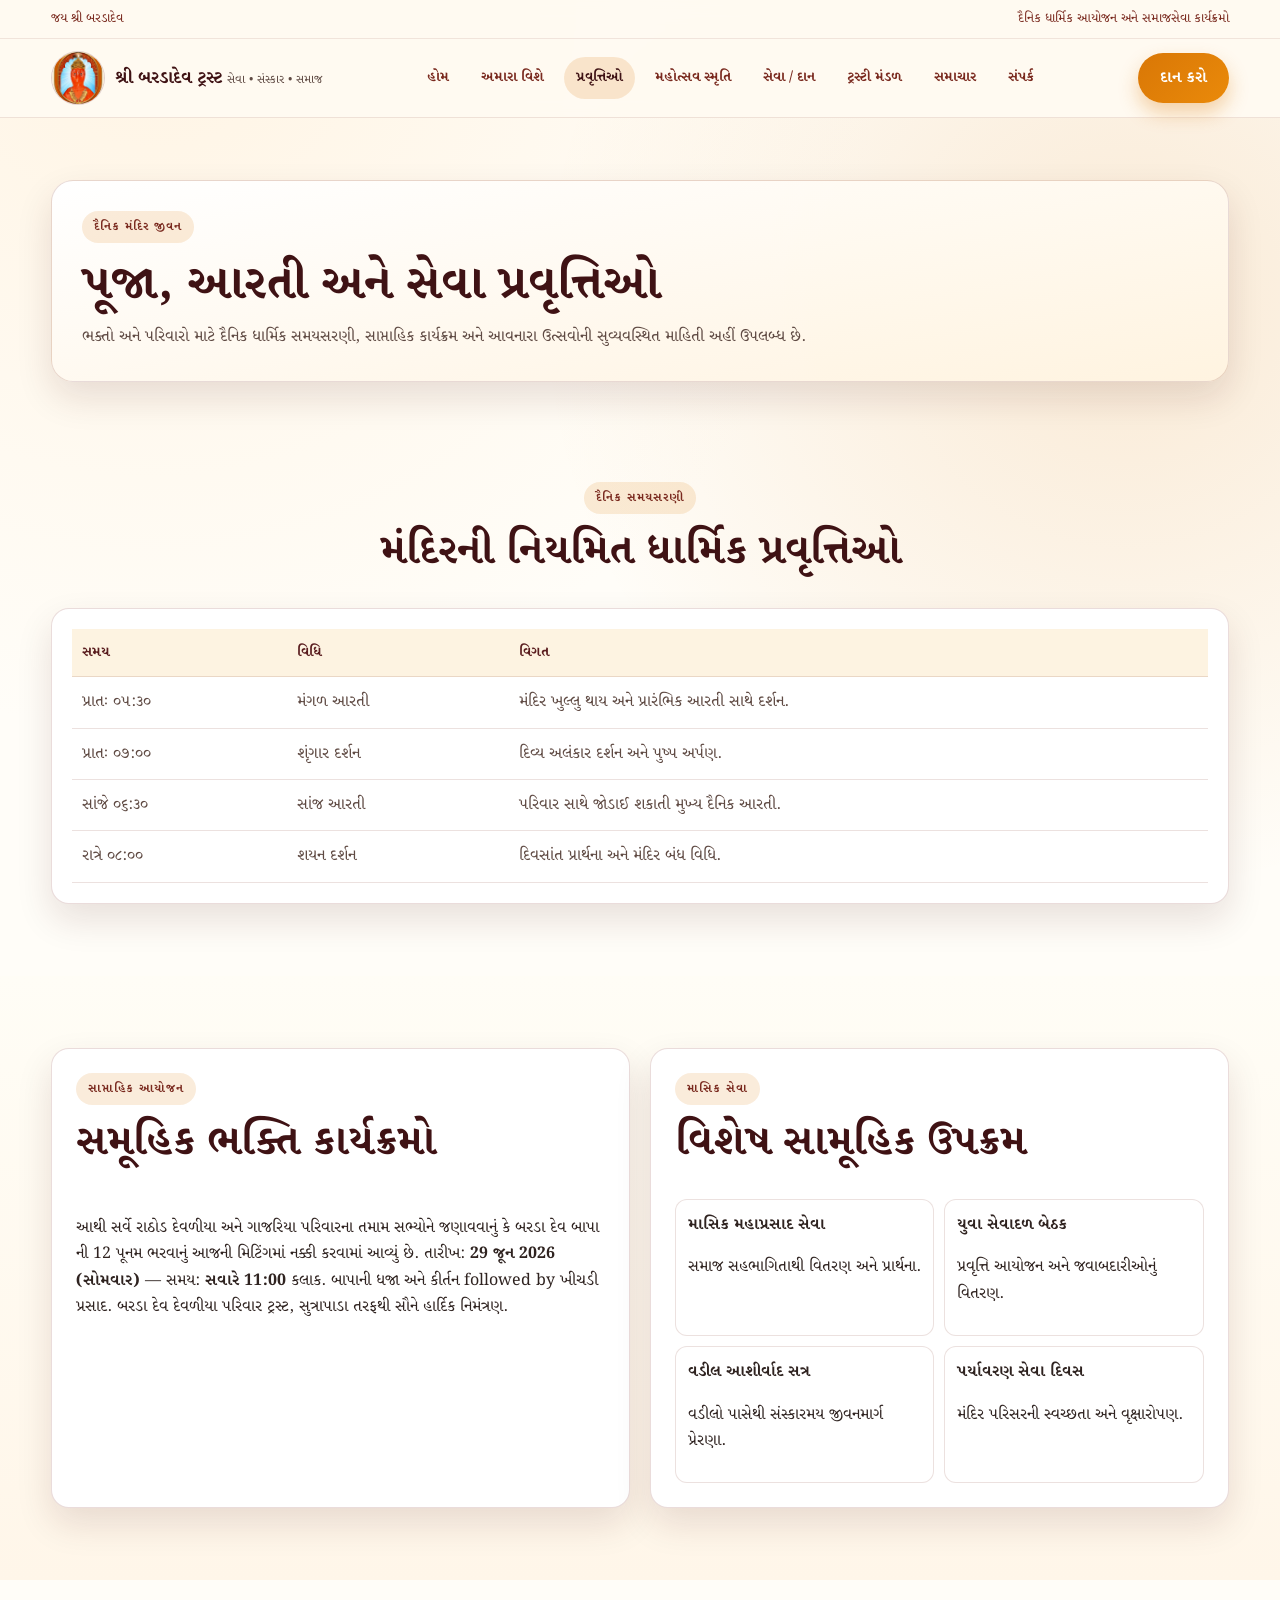
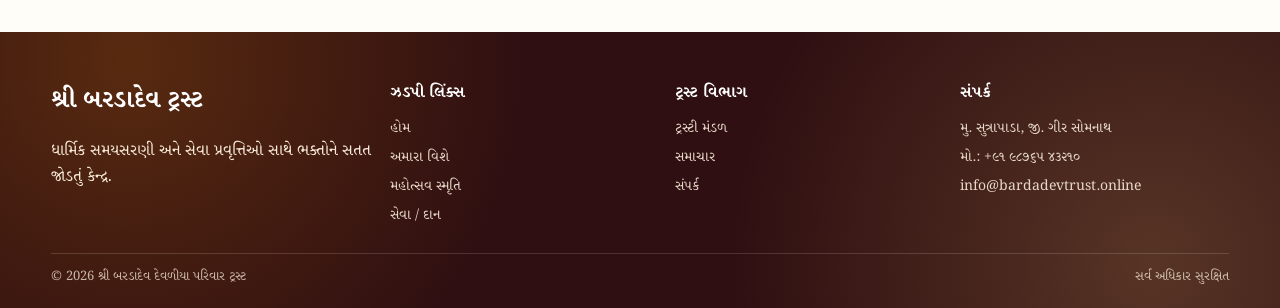
<file: activities/index.html>
<!doctype html>
<html lang="gu">
  <head>
    <meta charset="UTF-8" />
    <meta name="viewport" content="width=device-width, initial-scale=1.0" />
    <title>દૈનિક પ્રવૃત્તિઓ | શ્રી બરડાદેવ ટ્રસ્ટ</title>
    <meta
      name="description"
      content="શ્રી બરડાદેવ ટ્રસ્ટની દૈનિક આરતી, પૂજા સમય, સાપ્તાહિક અને માસિક ધાર્મિક કાર્યક્રમો તેમજ આવનારા ઉત્સવોની માહિતી."
    />
    <link rel="preconnect" href="https://fonts.googleapis.com" />
    <link rel="preconnect" href="https://fonts.gstatic.com" crossorigin />
    <link
      href="https://fonts.googleapis.com/css2?family=Noto+Serif+Gujarati:wght@400;500;600;700&display=swap"
      rel="stylesheet"
    />
    <link rel="stylesheet" href="../custom.css" />
  </head>
  <body>
    <a class="skip-link" href="#mukhya-samagri">મુખ્ય સામગ્રી પર જાઓ</a>

    <header class="site-header">
      <div class="top-strip">
        <div class="container top-strip-inner">
          <span>જય શ્રી બરડાદેવ</span>
          <span>દૈનિક ધાર્મિક આયોજન અને સમાજસેવા કાર્યક્રમો</span>
        </div>
      </div>
      <div class="container navbar">
        <a class="brand" href="/" aria-label="હોમ">
          <img src="../images/logo.png" alt="શ્રી બરડાદેવ ટ્રસ્ટ લોગો" />
          <span>
            <span class="brand-title">શ્રી બરડાદેવ ટ્રસ્ટ</span>
            <span class="brand-sub">સેવા • સંસ્કાર • સમાજ</span>
          </span>
        </a>
        <nav class="nav-links" aria-label="મુખ્ય મેનુ">
          <a href="/" data-nav-link>હોમ</a>
          <a href="/about/" data-nav-link>અમારા વિશે</a>
          <a href="/activities/" data-nav-link>પ્રવૃત્તિઓ</a>
          <a href="/memories/" data-nav-link>મહોત્સવ સ્મૃતિ</a>
          <a href="/seva/" data-nav-link>સેવા / દાન</a>
          <a href="/committee/" data-nav-link>ટ્રસ્ટી મંડળ</a>
          <a href="/news/" data-nav-link>સમાચાર</a>
          <a href="/contact/" data-nav-link>સંપર્ક</a>
        </nav>
        <div class="nav-cta">
          <a class="btn btn-primary" href="/seva/">દાન કરો</a>
        </div>
        <button
          class="menu-btn"
          id="menu-toggle"
          aria-expanded="false"
          aria-controls="mobile-menu"
          aria-label="મોબાઇલ મેનુ ખોલો"
        >
          ☰
        </button>
      </div>
      <div class="mobile-menu" id="mobile-menu">
        <div class="container">
          <nav aria-label="મોબાઇલ મેનુ">
            <a href="/" data-nav-link>હોમ</a>
            <a href="/about/" data-nav-link>અમારા વિશે</a>
            <a href="/activities/" data-nav-link>પ્રવૃત્તિઓ</a>
            <a href="/memories/" data-nav-link>મહોત્સવ સ્મૃતિ</a>
            <a href="/seva/" data-nav-link>સેવા / દાન</a>
            <a href="/committee/" data-nav-link>ટ્રસ્ટી મંડળ</a>
            <a href="/news/" data-nav-link>સમાચાર</a>
            <a href="/contact/" data-nav-link>સંપર્ક</a>
          </nav>
        </div>
      </div>
    </header>

    <main id="mukhya-samagri">
      <section class="page-hero">
        <div class="container page-hero-card">
          <span class="kicker">દૈનિક મંદિર જીવન</span>
          <h1>પૂજા, આરતી અને સેવા પ્રવૃત્તિઓ</h1>
          <p>
            ભક્તો અને પરિવારો માટે દૈનિક ધાર્મિક સમયસરણી, સાપ્તાહિક કાર્યક્રમ
            અને આવનારા ઉત્સવોની સુવ્યવસ્થિત માહિતી અહીં ઉપલબ્ધ છે.
          </p>
        </div>
      </section>

      <section class="section">
        <div class="container">
          <div class="section-head center">
            <span class="kicker">દૈનિક સમયસરણી</span>
            <h2 class="section-title">મંદિરની નિયમિત ધાર્મિક પ્રવૃત્તિઓ</h2>
          </div>
          <div class="surface" style="padding: 20px">
            <div class="table-wrap">
              <table class="info-table" aria-label="દૈનિક આરતી અને પૂજા સમય">
                <thead>
                  <tr>
                    <th>સમય</th>
                    <th>વિધિ</th>
                    <th>વિગત</th>
                  </tr>
                </thead>
                <tbody>
                  <tr>
                    <td>પ્રાતઃ ૦૫:૩૦</td>
                    <td>મંગળ આરતી</td>
                    <td>મંદિર ખુલ્લુ થાય અને પ્રારંભિક આરતી સાથે દર્શન.</td>
                  </tr>
                  <tr>
                    <td>પ્રાતઃ ૦૭:૦૦</td>
                    <td>શૃંગાર દર્શન</td>
                    <td>દિવ્ય અલંકાર દર્શન અને પુષ્પ અર્પણ.</td>
                  </tr>
                  <!-- <tr>
                    <td>બપોરે ૧૨:૧૫</td>
                    <td>રાજભોગ</td>
                    <td>મહાપ્રસાદ વિધિ અને સમૂહ પ્રાર્થના.</td>
                  </tr> -->
                  <tr>
                    <td>સાંજે ૦૬:૩૦</td>
                    <td>સાંજ આરતી</td>
                    <td>પરિવાર સાથે જોડાઈ શકાતી મુખ્ય દૈનિક આરતી.</td>
                  </tr>
                  <tr>
                    <td>રાત્રે ૦૮:૦૦</td>
                    <td>શયન દર્શન</td>
                    <td>દિવસાંત પ્રાર્થના અને મંદિર બંધ વિધિ.</td>
                  </tr>
                </tbody>
              </table>
            </div>
          </div>
        </div>
      </section>

      <section class="section soft-bg">
        <div class="container grid-2">
          <article class="surface" style="padding: 24px">
            <div class="section-head">
              <span class="kicker">સાપ્તાહિક આયોજન</span>
              <h2 class="section-title">સમૂહિક ભક્તિ કાર્યક્રમો</h2>
            </div>
            <div class="timeline">
              <!-- <div class="timeline-item">
                <time>સોમવાર</time>
                <div>
                  <h4>મહાદેવ વિશેષ અભિષેક</h4>
                  <p>શિવલિંગ પર અર્પણ, રુદ્રપાઠ અને પ્રાર્થના.</p>
                </div>
              </div>
              <div class="timeline-item">
                <time>ગુરુવાર</time>
                <div>
                  <h4>ગુરુવંદના સત્સંગ</h4>
                  <p>ભજન-કીર્તન અને આધ્યાત્મિક માર્ગદર્શન સત્ર.</p>
                </div>
              </div>
              <div class="timeline-item">
                <time>રવિવાર</time>
                <div>
                  <h4>પરિવાર સંકલન સભા</h4>
                  <p>યુવા, વડીલ અને ભક્તમંડળ સાથે સંવાદ અને સેવા આયોજન.</p>
                </div>
              </div> -->
              <p>
                આથી સર્વે રાઠોડ દેવળીયા અને ગાજરિયા પરિવારના તમામ સભ્યોને
                જણાવવાનું કે બરડા દેવ બાપા ની 12 પૂનમ ભરવાનું આજની મિટિંગમાં
                નક્કી કરવામાં આવ્યું છે. તારીખ:
                <strong>29 જૂન 2026 (સોમવાર)</strong> — સમય:
                <strong>સવારે 11:00</strong> કલાક. બાપાની ધજા અને કીર્તન
                followed by ખીચડી પ્રસાદ. બરડા દેવ દેવળીયા પરિવાર ટ્રસ્ટ,
                સુત્રાપાડા તરફથી સૌને હાર્દિક નિમંત્રણ.
              </p>
            </div>
          </article>

          <article class="surface" style="padding: 24px">
            <div class="section-head">
              <span class="kicker">માસિક સેવા</span>
              <h2 class="section-title">વિશેષ સામૂહિક ઉપક્રમ</h2>
            </div>
            <div class="list-grid">
              <div class="list-item">
                <strong>માસિક મહાપ્રસાદ સેવા</strong>
                <p>સમાજ સહભાગિતાથી વિતરણ અને પ્રાર્થના.</p>
              </div>
              <div class="list-item">
                <strong>યુવા સેવાદળ બેઠક</strong>
                <p>પ્રવૃત્તિ આયોજન અને જવાબદારીઓનું વિતરણ.</p>
              </div>
              <div class="list-item">
                <strong>વડીલ આશીર્વાદ સત્ર</strong>
                <p>વડીલો પાસેથી સંસ્કારમય જીવનમાર્ગ પ્રેરણા.</p>
              </div>
              <div class="list-item">
                <strong>પર્યાવરણ સેવા દિવસ</strong>
                <p>મંદિર પરિસરની સ્વચ્છતા અને વૃક્ષારોપણ.</p>
              </div>
            </div>
          </article>
        </div>
      </section>

      <!-- <section class="section">
        <div class="container">
          <div class="section-head center">
            <span class="kicker">આવનારા ઉત્સવો</span>
            <h2 class="section-title">અગાઉથી જોડાઓ અને સહભાગી બનો</h2>
          </div>
          <div class="timeline">
            
            <div class="timeline-item">
              <time>આષાઢ સુદ પૂર્ણિમા</time>
              <div>
                <h4>ગુરુ પૂર્ણિમા મહોત્સવ</h4>
                <p>વિશેષ પૂજન, સંતવાણી અને મહાપ્રસાદ સાથેનું ધાર્મિક આયોજન.</p>
              </div>
            </div>
            <div class="timeline-item">
              <time>શ્રાવણ માસ</time>
              <div>
                <h4>શ્રાવણી આરાધના શૃંખલા</h4>
                <p>દર સોમવારે મહાદેવ અભિષેક અને સમૂહ આરતી કાર્યક્રમ.</p>
              </div>
            </div>
            <div class="timeline-item">
              <time>કારતક માસ</time>
              <div>
                <h4>દીપોત્સવી ભક્તિ સપ્તાહ</h4>
                <p>મંદિર શણગાર, સાંજ ભજન અને પરિવારીક ભક્તિ સભાઓ.</p>
              </div>
            </div>

          </div>
        </div>
      </section> -->
    </main>

    <footer class="site-footer">
      <div class="container footer-top">
        <div>
          <h3 class="footer-title">શ્રી બરડાદેવ ટ્રસ્ટ</h3>
          <p>
            ધાર્મિક સમયસરણી અને સેવા પ્રવૃત્તિઓ સાથે ભક્તોને સતત જોડતું કેન્દ્ર.
          </p>
        </div>
        <div class="footer-col">
          <h4>ઝડપી લિંક્સ</h4>
          <a href="/">હોમ</a>
          <a href="/about/">અમારા વિશે</a>
          <a href="/memories/">મહોત્સવ સ્મૃતિ</a>
          <a href="/seva/">સેવા / દાન</a>
        </div>
        <div class="footer-col">
          <h4>ટ્રસ્ટ વિભાગ</h4>
          <a href="/committee/">ટ્રસ્ટી મંડળ</a>
          <a href="/news/">સમાચાર</a>
          <a href="/contact/">સંપર્ક</a>
        </div>
        <div class="footer-col">
          <h4>સંપર્ક</h4>
          <p>મુ. સુત્રાપાડા, જી. ગીર સોમનાથ</p>
          <p>મો.: +૯૧ ૯૮૭૬૫ ૪૩૨૧૦</p>
          <p>info@bardadevtrust.online</p>
        </div>
      </div>
      <div class="container footer-bottom">
        <span
          >© <span data-current-year></span> શ્રી બરડાદેવ દેવળીયા પરિવાર
          ટ્રસ્ટ</span
        >
        <span>સર્વ અધિકાર સુરક્ષિત</span>
      </div>
    </footer>

    <div class="quick-actions" aria-label="ઝડપી સંપર્ક">
      <a href="tel:+919876543210">કૉલ</a>
      <a
        href="https://maps.google.com/?q=Sutrapada"
        target="_blank"
        rel="noopener noreferrer"
        >માર્ગ</a
      >
      <a href="/seva/">દાન</a>
    </div>

    <script defer src="../main.js"></script>
  </body>
</html>
</file>
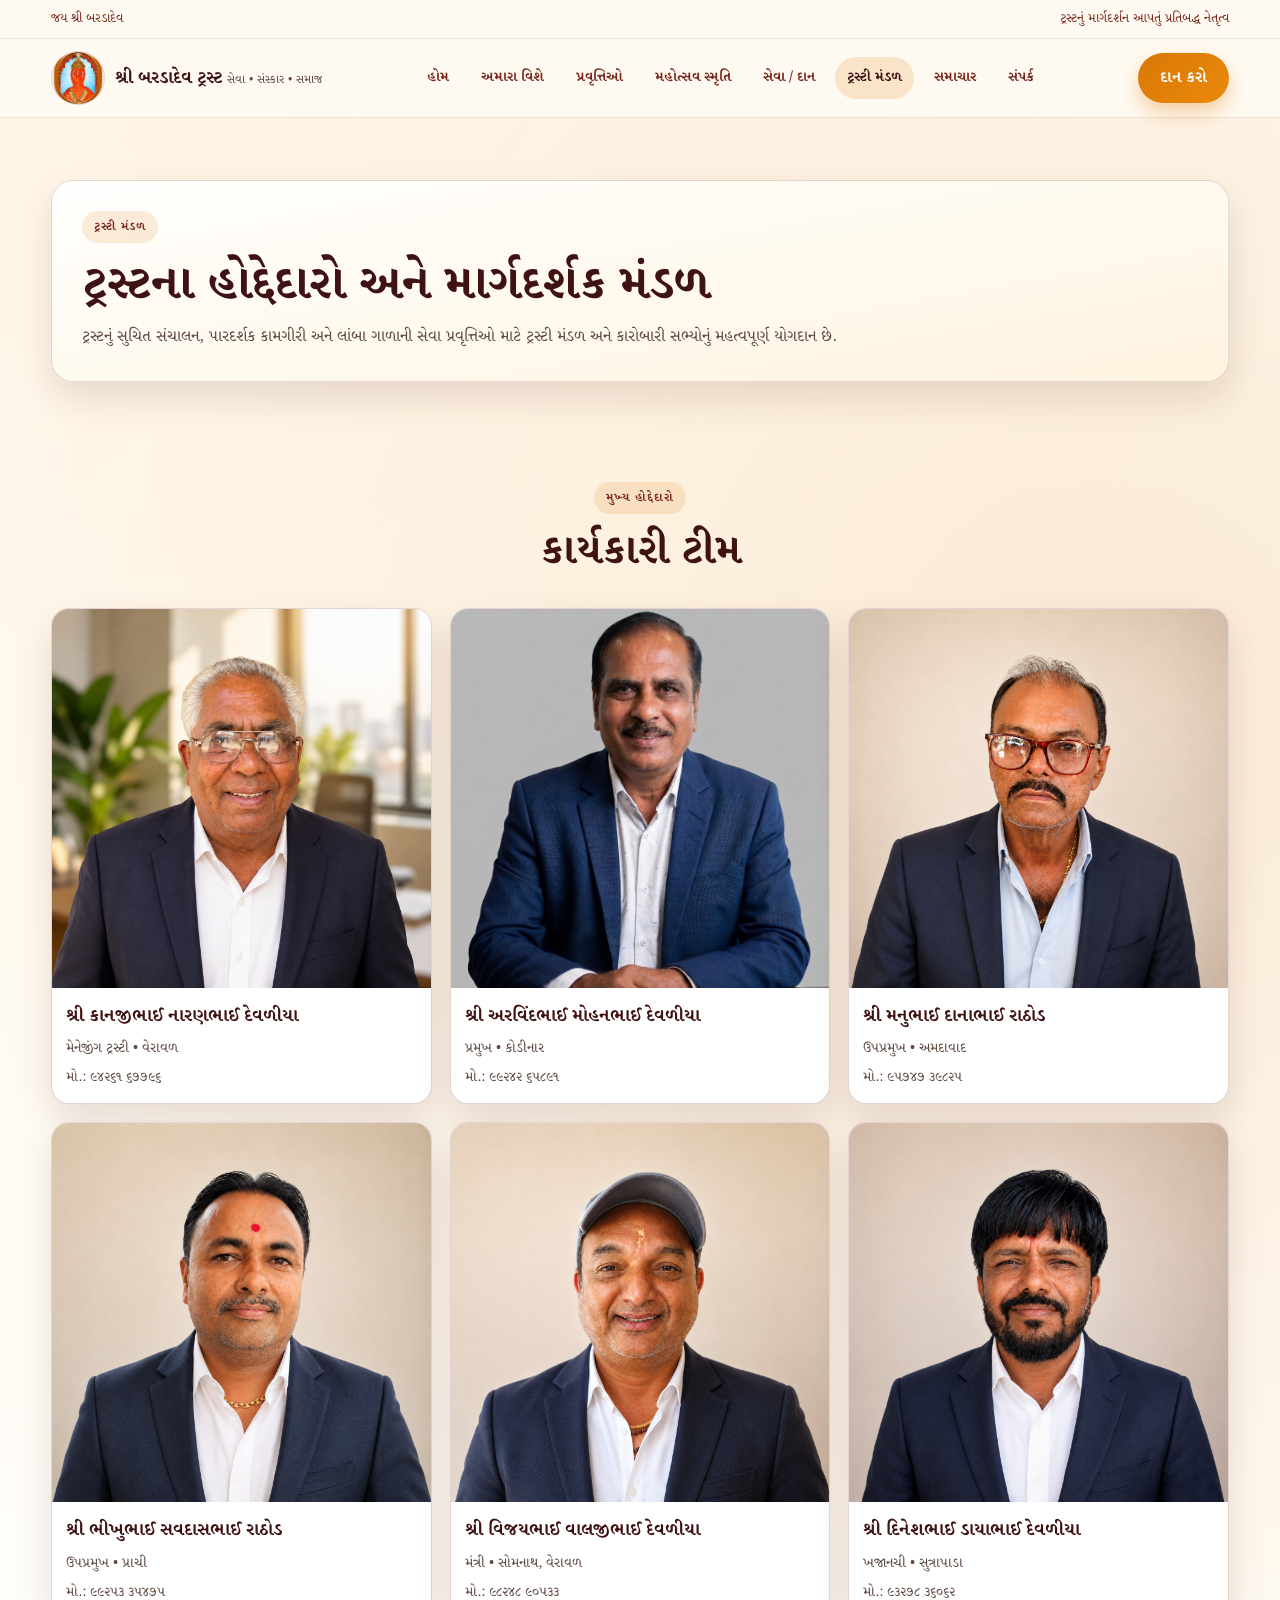
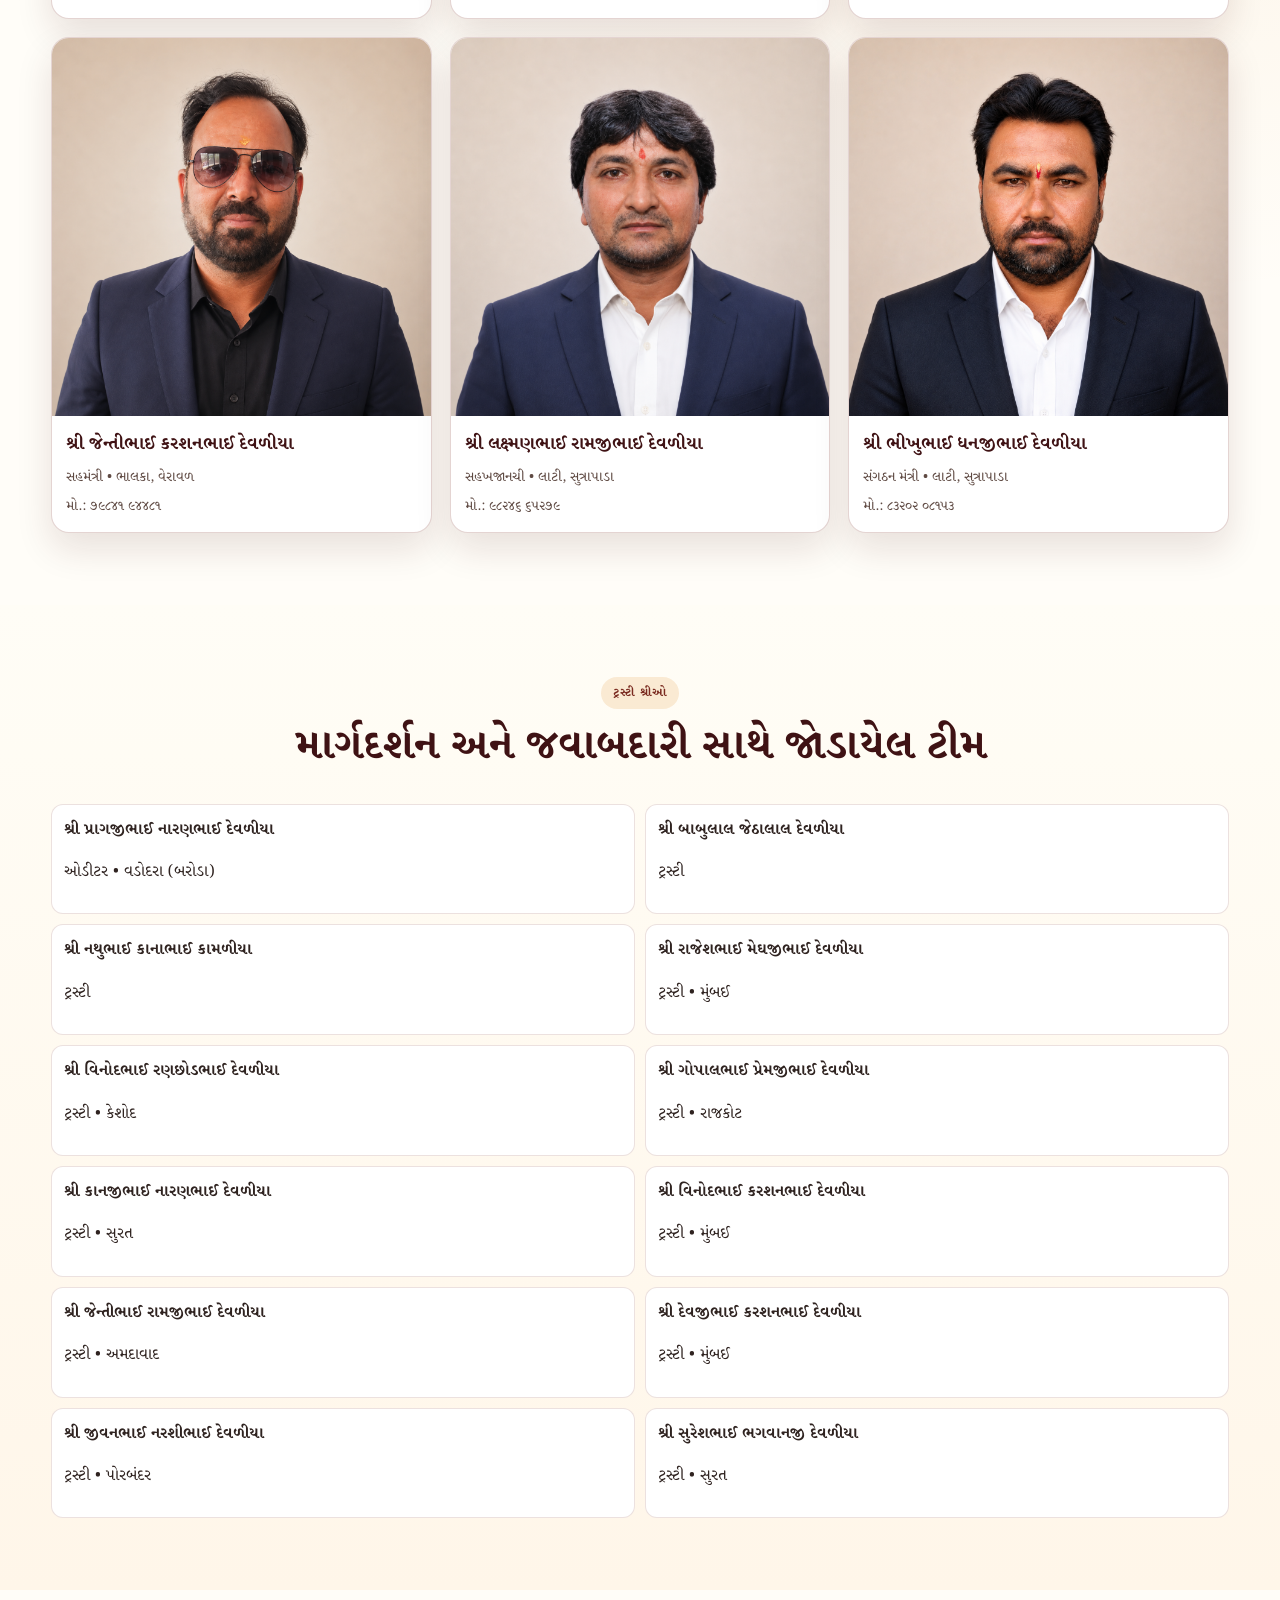
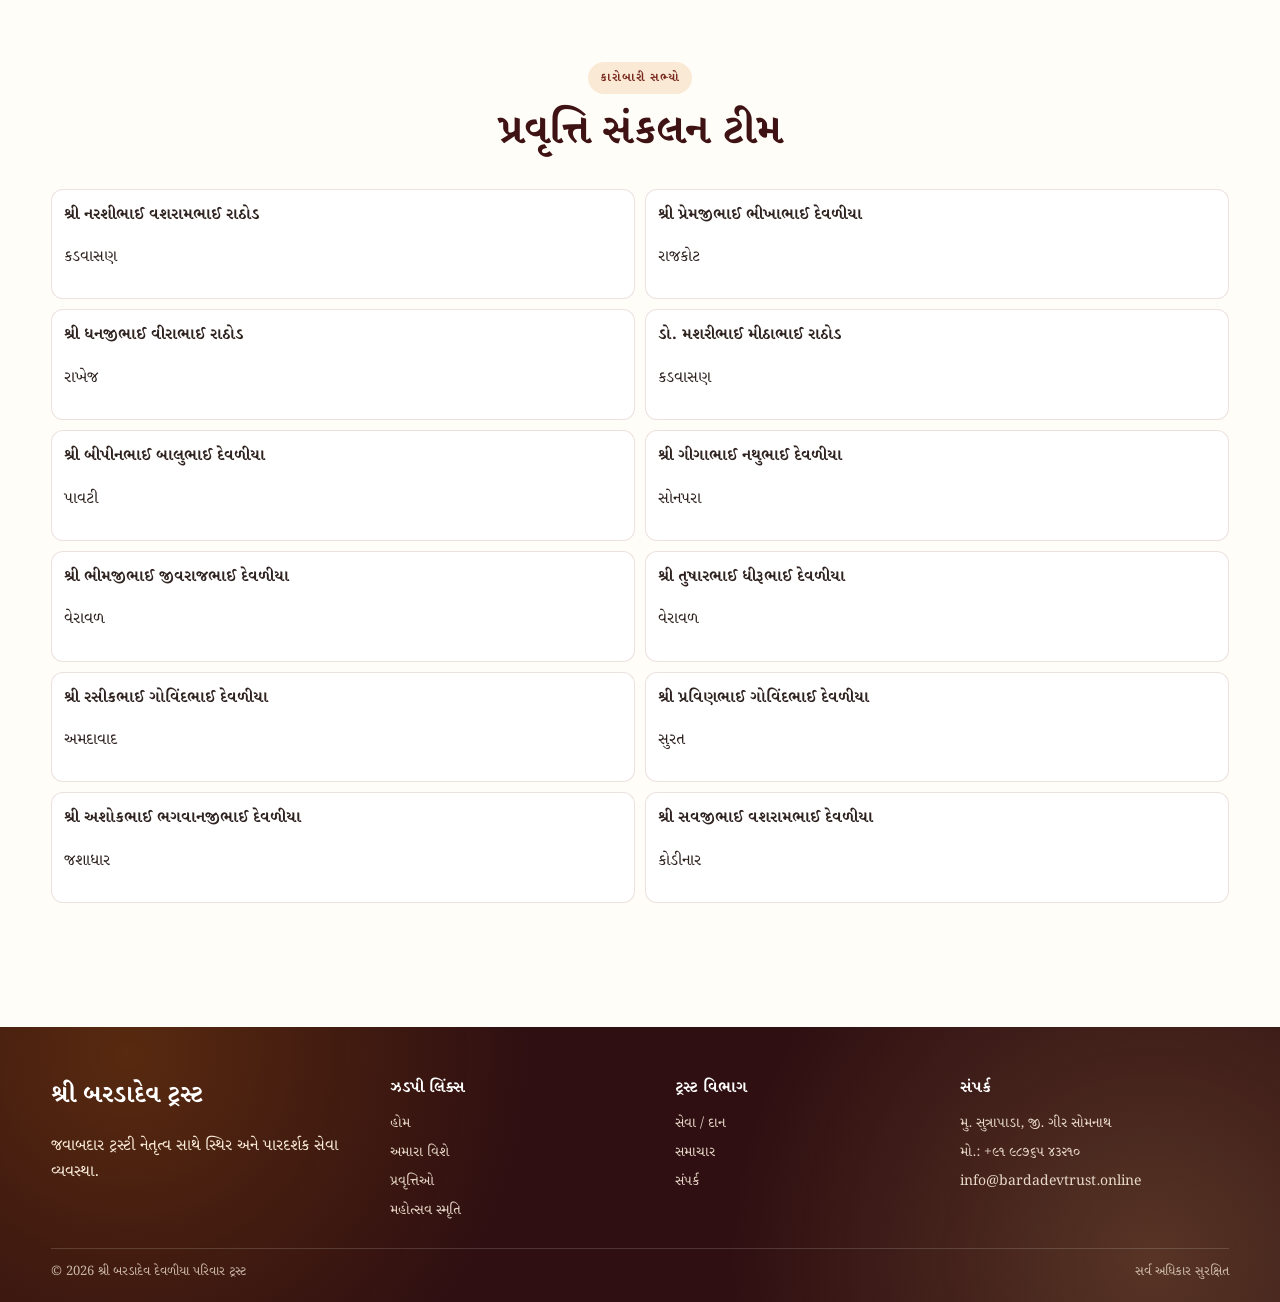
<file: committee/index.html>
<!doctype html>
<html lang="gu">
  <head>
    <meta charset="UTF-8" />
    <meta name="viewport" content="width=device-width, initial-scale=1.0" />
    <title>ટ્રસ્ટી મંડળ | શ્રી બરડાદેવ ટ્રસ્ટ</title>
    <meta
      name="description"
      content="શ્રી બરડાદેવ ટ્રસ્ટના હોદ્દેદારો, ટ્રસ્ટીઓ અને કારોબારી મંડળની માહિતી."
    />
    <link rel="preconnect" href="https://fonts.googleapis.com" />
    <link rel="preconnect" href="https://fonts.gstatic.com" crossorigin />
    <link
      href="https://fonts.googleapis.com/css2?family=Noto+Serif+Gujarati:wght@400;500;600;700&display=swap"
      rel="stylesheet"
    />
    <link rel="stylesheet" href="../custom.css" />
  </head>
  <body>
    <a class="skip-link" href="#mukhya-samagri">મુખ્ય સામગ્રી પર જાઓ</a>

    <header class="site-header">
      <div class="top-strip">
        <div class="container top-strip-inner">
          <span>જય શ્રી બરડાદેવ</span>
          <span>ટ્રસ્ટનું માર્ગદર્શન આપતું પ્રતિબદ્ધ નેતૃત્વ</span>
        </div>
      </div>
      <div class="container navbar">
        <a class="brand" href="/" aria-label="હોમ">
          <img src="../images/logo.png" alt="શ્રી બરડાદેવ ટ્રસ્ટ લોગો" />
          <span>
            <span class="brand-title">શ્રી બરડાદેવ ટ્રસ્ટ</span>
            <span class="brand-sub">સેવા • સંસ્કાર • સમાજ</span>
          </span>
        </a>
        <nav class="nav-links" aria-label="મુખ્ય મેનુ">
          <a href="/" data-nav-link>હોમ</a>
          <a href="/about/" data-nav-link>અમારા વિશે</a>
          <a href="/activities/" data-nav-link>પ્રવૃત્તિઓ</a>
          <a href="/memories/" data-nav-link>મહોત્સવ સ્મૃતિ</a>
          <a href="/seva/" data-nav-link>સેવા / દાન</a>
          <a href="/committee/" data-nav-link>ટ્રસ્ટી મંડળ</a>
          <a href="/news/" data-nav-link>સમાચાર</a>
          <a href="/contact/" data-nav-link>સંપર્ક</a>
        </nav>
        <div class="nav-cta">
          <a class="btn btn-primary" href="/seva/">દાન કરો</a>
        </div>
        <button
          class="menu-btn"
          id="menu-toggle"
          aria-expanded="false"
          aria-controls="mobile-menu"
          aria-label="મોબાઇલ મેનુ ખોલો"
        >
          ☰
        </button>
      </div>
      <div class="mobile-menu" id="mobile-menu">
        <div class="container">
          <nav aria-label="મોબાઇલ મેનુ">
            <a href="/" data-nav-link>હોમ</a>
            <a href="/about/" data-nav-link>અમારા વિશે</a>
            <a href="/activities/" data-nav-link>પ્રવૃત્તિઓ</a>
            <a href="/memories/" data-nav-link>મહોત્સવ સ્મૃતિ</a>
            <a href="/seva/" data-nav-link>સેવા / દાન</a>
            <a href="/committee/" data-nav-link>ટ્રસ્ટી મંડળ</a>
            <a href="/news/" data-nav-link>સમાચાર</a>
            <a href="/contact/" data-nav-link>સંપર્ક</a>
          </nav>
        </div>
      </div>
    </header>

    <main id="mukhya-samagri">
      <section class="page-hero">
        <div class="container page-hero-card">
          <span class="kicker">ટ્રસ્ટી મંડળ</span>
          <h1>ટ્રસ્ટના હોદ્દેદારો અને માર્ગદર્શક મંડળ</h1>
          <p>
            ટ્રસ્ટનું સુચિત સંચાલન, પારદર્શક કામગીરી અને લાંબા ગાળાની સેવા
            પ્રવૃત્તિઓ માટે ટ્રસ્ટી મંડળ અને કારોબારી સભ્યોનું મહત્વપૂર્ણ યોગદાન
            છે.
          </p>
        </div>
      </section>

      <section class="section">
        <div class="container">
          <div class="section-head center">
            <span class="kicker">મુખ્ય હોદ્દેદારો</span>
            <h2 class="section-title">કાર્યકારી ટીમ</h2>
          </div>
          <div class="team-grid">
            <article class="team-card">
              <img
                src="../images/kanjibhai1.png"
                alt="શ્રી કાનજીભાઈ નારણભાઈ દેવળીયા"
              />
              <div class="team-card-body">
                <h4>શ્રી કાનજીભાઈ નારણભાઈ દેવળીયા</h4>
                <p>મેનેજીંગ ટ્રસ્ટી • વેરાવળ</p>
                <p>મો.: ૯૪૨૬૧ ૬૭૭૯૬</p>
              </div>
            </article>
            <article class="team-card">
              <img
                src="../images/arvindbhai1.png"
                alt="શ્રી અરવિંદભાઈ મોહનભાઈ દેવળીયા"
              />
              <div class="team-card-body">
                <h4>શ્રી અરવિંદભાઈ મોહનભાઈ દેવળીયા</h4>
                <p>પ્રમુખ • કોડીનાર</p>
                <p>મો.: ૯૯૨૪૨ ૬૫૮૯૧</p>
              </div>
            </article>
            <article class="team-card">
              <img
                src="../images/manubhai1.png"
                alt="શ્રી મનુભાઈ દાનાભાઈ રાઠોડ"
              />
              <div class="team-card-body">
                <h4>શ્રી મનુભાઈ દાનાભાઈ રાઠોડ</h4>
                <p>ઉપપ્રમુખ • અમદાવાદ</p>
                <p>મો.: ૯૫૭૪૭ ૩૯૮૨૫</p>
              </div>
            </article>
            <article class="team-card">
              <img
                src="../images/bhikhubhai1.png"
                alt="શ્રી ભીખુભાઈ સવદાસભાઈ રાઠોડ"
              />
              <div class="team-card-body">
                <h4>શ્રી ભીખુભાઈ સવદાસભાઈ રાઠોડ</h4>
                <p>ઉપપ્રમુખ • પ્રાચી</p>
                <p>મો.: ૯૯૨૫૩ ૩૫૪૭૫</p>
              </div>
            </article>
            <article class="team-card">
              <img
                src="../images/vijubhai.png"
                alt="શ્રી વિજયભાઈ વાલજીભાઈ દેવળીયા"
              />
              <div class="team-card-body">
                <h4>શ્રી વિજયભાઈ વાલજીભાઈ દેવળીયા</h4>
                <p>મંત્રી • સોમનાથ, વેરાવળ</p>
                <p>મો.: ૯૮૨૪૮ ૯૦૫૩૩</p>
              </div>
            </article>
            <article class="team-card">
              <img
                src="../images/dineshbhai1.png"
                alt="શ્રી દિનેશભાઈ ડાયાભાઈ દેવળીયા"
              />
              <div class="team-card-body">
                <h4>શ્રી દિનેશભાઈ ડાયાભાઈ દેવળીયા</h4>
                <p>ખજાનચી • સુત્રાપાડા</p>
                <p>મો.: ૯૩૨૭૮ ૩૬૦૬૨</p>
              </div>
            </article>
            <article class="team-card">
              <img
                src="../images/jentibhai.png"
                alt="શ્રી જેન્તીભાઈ કરશનભાઈ દેવળીયા"
              />
              <div class="team-card-body">
                <h4>શ્રી જેન્તીભાઈ કરશનભાઈ દેવળીયા</h4>
                <p>સહમંત્રી • ભાલકા, વેરાવળ</p>
                <p>મો.: ૭૯૮૪૧ ૯૪૪૮૧</p>
              </div>
            </article>
            <article class="team-card">
              <img
                src="../images/lakhmanbhai1.png"
                alt="શ્રી લક્ષ્મણભાઈ રામજીભાઈ દેવળીયા"
              />
              <div class="team-card-body">
                <h4>શ્રી લક્ષ્મણભાઈ રામજીભાઈ દેવળીયા</h4>
                <p>સહખજાનચી • લાટી, સુત્રાપાડા</p>
                <p>મો.: ૯૮૨૪૬ ૬૫૨૭૯</p>
              </div>
            </article>
            <article class="team-card">
              <img
                src="../images/bhikhhu1.png"
                alt="શ્રી ભીખુભાઈ ધનજીભાઈ દેવળીયા"
              />
              <div class="team-card-body">
                <h4>શ્રી ભીખુભાઈ ધનજીભાઈ દેવળીયા</h4>
                <p>સંગઠન મંત્રી • લાટી, સુત્રાપાડા</p>
                <p>મો.: ૮૩૨૦૨ ૦૮૧૫૩</p>
              </div>
            </article>
          </div>
        </div>
      </section>

      <section class="section soft-bg">
        <div class="container">
          <div class="section-head center">
            <span class="kicker">ટ્રસ્ટી શ્રીઓ</span>
            <h2 class="section-title">
              માર્ગદર્શન અને જવાબદારી સાથે જોડાયેલ ટીમ
            </h2>
          </div>
          <div class="list-grid">
            <div class="list-item">
              <strong>શ્રી પ્રાગજીભાઈ નારણભાઈ દેવળીયા</strong>
              <p>ઓડીટર • વડોદરા (બરોડા)</p>
            </div>
            <div class="list-item">
              <strong>શ્રી બાબુલાલ જેઠાલાલ દેવળીયા</strong>
              <p>ટ્રસ્ટી</p>
            </div>
            <div class="list-item">
              <strong>શ્રી નથુભાઈ કાનાભાઈ કામળીયા</strong>
              <p>ટ્રસ્ટી</p>
            </div>
            <div class="list-item">
              <strong>શ્રી રાજેશભાઈ મેઘજીભાઈ દેવળીયા</strong>
              <p>ટ્રસ્ટી • મુંબઈ</p>
            </div>
            <div class="list-item">
              <strong>શ્રી વિનોદભાઈ રણછોડભાઈ દેવળીયા</strong>
              <p>ટ્રસ્ટી • કેશોદ</p>
            </div>
            <div class="list-item">
              <strong>શ્રી ગોપાલભાઈ પ્રેમજીભાઈ દેવળીયા</strong>
              <p>ટ્રસ્ટી • રાજકોટ</p>
            </div>
            <div class="list-item">
              <strong>શ્રી કાનજીભાઈ નારણભાઈ દેવળીયા</strong>
              <p>ટ્રસ્ટી • સુરત</p>
            </div>
            <div class="list-item">
              <strong>શ્રી વિનોદભાઈ કરશનભાઈ દેવળીયા</strong>
              <p>ટ્રસ્ટી • મુંબઈ</p>
            </div>
            <div class="list-item">
              <strong>શ્રી જેન્તીભાઈ રામજીભાઈ દેવળીયા</strong>
              <p>ટ્રસ્ટી • અમદાવાદ</p>
            </div>
            <div class="list-item">
              <strong>શ્રી દેવજીભાઈ કરશનભાઈ દેવળીયા</strong>
              <p>ટ્રસ્ટી • મુંબઈ</p>
            </div>
            <div class="list-item">
              <strong>શ્રી જીવનભાઈ નરશીભાઈ દેવળીયા</strong>
              <p>ટ્રસ્ટી • પોરબંદર</p>
            </div>
            <div class="list-item">
              <strong>શ્રી સુરેશભાઈ ભગવાનજી દેવળીયા</strong>
              <p>ટ્રસ્ટી • સુરત</p>
            </div>
          </div>
        </div>
      </section>

      <section class="section">
        <div class="container">
          <div class="section-head center">
            <span class="kicker">કારોબારી સભ્યો</span>
            <h2 class="section-title">પ્રવૃત્તિ સંકલન ટીમ</h2>
          </div>
          <div class="list-grid">
            <div class="list-item">
              <strong>શ્રી નરશીભાઈ વશરામભાઈ રાઠોડ</strong>
              <p>કડવાસણ</p>
            </div>
            <div class="list-item">
              <strong>શ્રી પ્રેમજીભાઈ ભીખાભાઈ દેવળીયા</strong>
              <p>રાજકોટ</p>
            </div>
            <div class="list-item">
              <strong>શ્રી ધનજીભાઈ વીરાભાઈ રાઠોડ</strong>
              <p>રાખેજ</p>
            </div>
            <div class="list-item">
              <strong>ડો. મશરીભાઈ મીઠાભાઈ રાઠોડ</strong>
              <p>કડવાસણ</p>
            </div>
            <div class="list-item">
              <strong>શ્રી બીપીનભાઈ બાલુભાઈ દેવળીયા</strong>
              <p>પાવટી</p>
            </div>
            <div class="list-item">
              <strong>શ્રી ગીગાભાઈ નથુભાઈ દેવળીયા</strong>
              <p>સોનપરા</p>
            </div>
            <div class="list-item">
              <strong>શ્રી ભીમજીભાઈ જીવરાજભાઈ દેવળીયા</strong>
              <p>વેરાવળ</p>
            </div>
            <div class="list-item">
              <strong>શ્રી તુષારભાઈ ધીરૂભાઈ દેવળીયા</strong>
              <p>વેરાવળ</p>
            </div>
            <div class="list-item">
              <strong>શ્રી રસીકભાઈ ગોવિંદભાઈ દેવળીયા</strong>
              <p>અમદાવાદ</p>
            </div>
            <div class="list-item">
              <strong>શ્રી પ્રવિણભાઈ ગોવિંદભાઈ દેવળીયા</strong>
              <p>સુરત</p>
            </div>
            <div class="list-item">
              <strong>શ્રી અશોકભાઈ ભગવાનજીભાઈ દેવળીયા</strong>
              <p>જશાધાર</p>
            </div>
            <div class="list-item">
              <strong>શ્રી સવજીભાઈ વશરામભાઈ દેવળીયા</strong>
              <p>કોડીનાર</p>
            </div>
          </div>
        </div>
      </section>
    </main>

    <footer class="site-footer">
      <div class="container footer-top">
        <div>
          <h3 class="footer-title">શ્રી બરડાદેવ ટ્રસ્ટ</h3>
          <p>જવાબદાર ટ્રસ્ટી નેતૃત્વ સાથે સ્થિર અને પારદર્શક સેવા વ્યવસ્થા.</p>
        </div>
        <div class="footer-col">
          <h4>ઝડપી લિંક્સ</h4>
          <a href="/">હોમ</a>
          <a href="/about/">અમારા વિશે</a>
          <a href="/activities/">પ્રવૃત્તિઓ</a>
          <a href="/memories/">મહોત્સવ સ્મૃતિ</a>
        </div>
        <div class="footer-col">
          <h4>ટ્રસ્ટ વિભાગ</h4>
          <a href="/seva/">સેવા / દાન</a>
          <a href="/news/">સમાચાર</a>
          <a href="/contact/">સંપર્ક</a>
        </div>
        <div class="footer-col">
          <h4>સંપર્ક</h4>
          <p>મુ. સુત્રાપાડા, જી. ગીર સોમનાથ</p>
          <p>મો.: +૯૧ ૯૮૭૬૫ ૪૩૨૧૦</p>
          <p>info@bardadevtrust.online</p>
        </div>
      </div>
      <div class="container footer-bottom">
        <span
          >© <span data-current-year></span> શ્રી બરડાદેવ દેવળીયા પરિવાર
          ટ્રસ્ટ</span
        >
        <span>સર્વ અધિકાર સુરક્ષિત</span>
      </div>
    </footer>

    <div class="quick-actions" aria-label="ઝડપી સંપર્ક">
      <a href="tel:+919876543210">કૉલ</a>
      <a
        href="https://maps.google.com/?q=Sutrapada"
        target="_blank"
        rel="noopener noreferrer"
        >માર્ગ</a
      >
      <a href="/seva/">દાન</a>
    </div>

    <script defer src="../main.js"></script>
  </body>
</html>
</file>
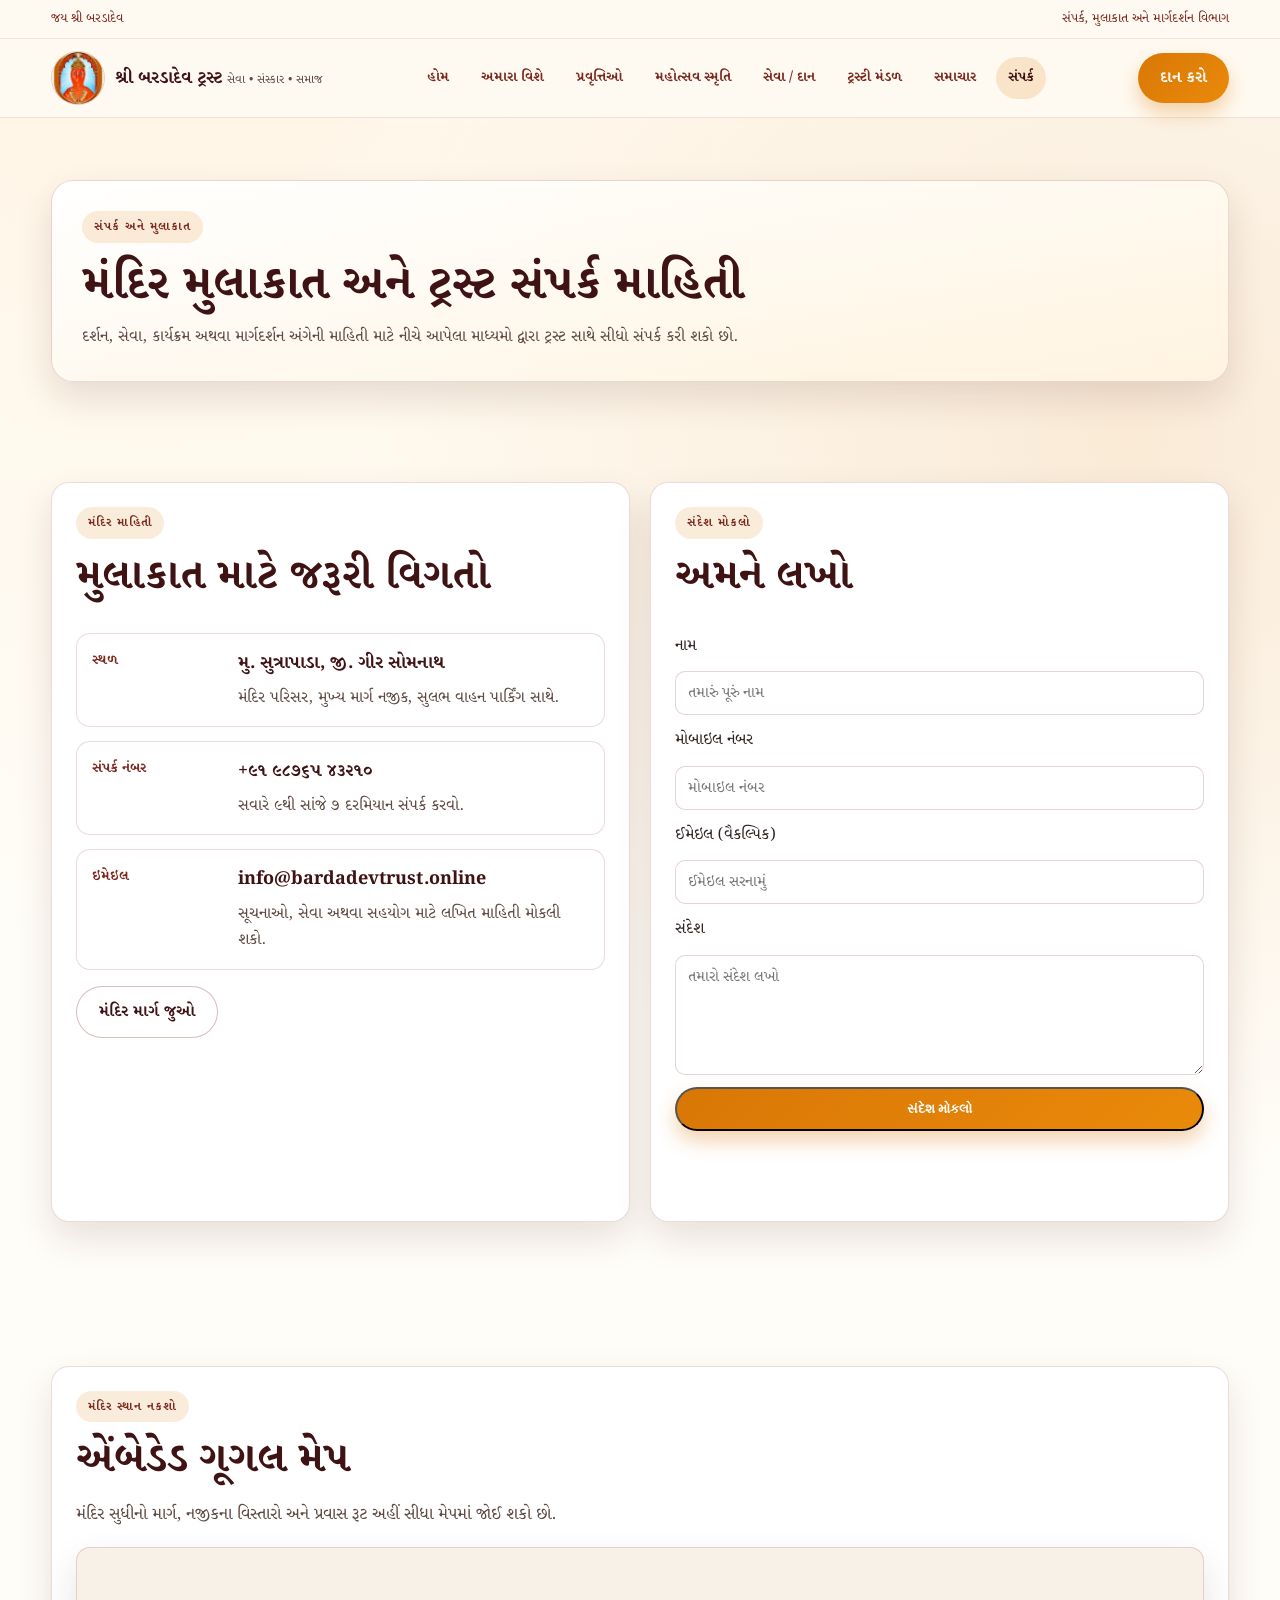
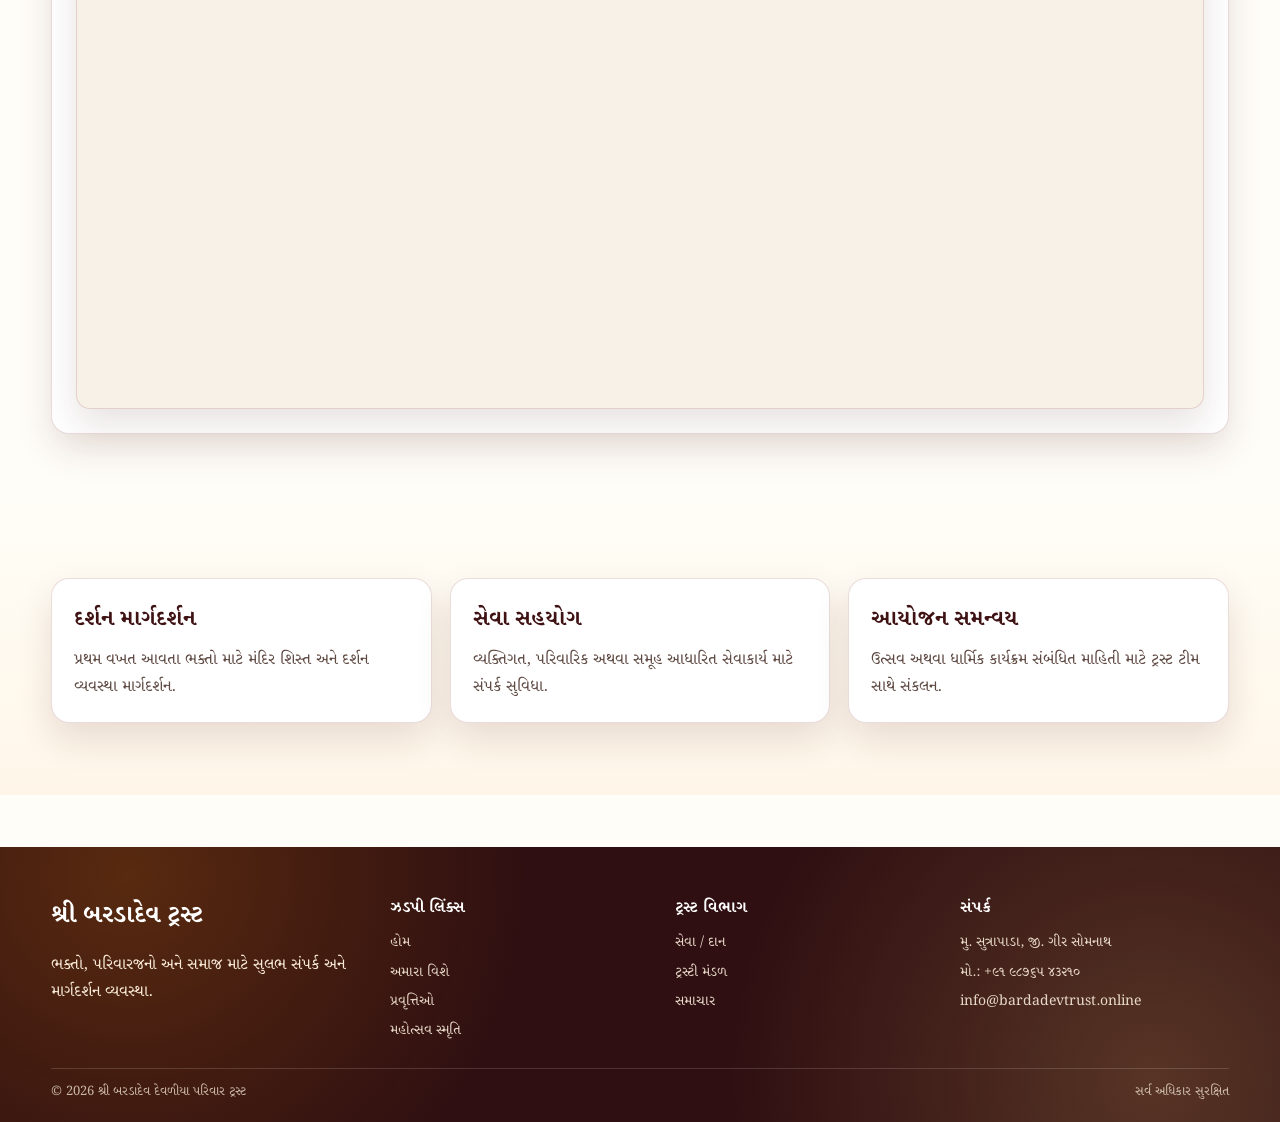
<file: contact/index.html>
<!doctype html>
<html lang="gu">
  <head>
    <meta charset="UTF-8" />
    <meta name="viewport" content="width=device-width, initial-scale=1.0" />
    <title>સંપર્ક કરો | શ્રી બરડાદેવ ટ્રસ્ટ</title>
    <meta
      name="description"
      content="શ્રી બરડાદેવ ટ્રસ્ટ સાથે સંપર્ક, મંદિર મુલાકાત, માર્ગદર્શન અને માહિતી માટેનો સત્તાવાર સંપર્ક વિભાગ."
    />
    <link rel="preconnect" href="https://fonts.googleapis.com" />
    <link rel="preconnect" href="https://fonts.gstatic.com" crossorigin />
    <link
      href="https://fonts.googleapis.com/css2?family=Noto+Serif+Gujarati:wght@400;500;600;700&display=swap"
      rel="stylesheet"
    />
    <link rel="stylesheet" href="../custom.css" />
  </head>
  <body>
    <a class="skip-link" href="#mukhya-samagri">મુખ્ય સામગ્રી પર જાઓ</a>

    <header class="site-header">
      <div class="top-strip">
        <div class="container top-strip-inner">
          <span>જય શ્રી બરડાદેવ</span>
          <span>સંપર્ક, મુલાકાત અને માર્ગદર્શન વિભાગ</span>
        </div>
      </div>
      <div class="container navbar">
        <a class="brand" href="/" aria-label="હોમ">
          <img src="../images/logo.png" alt="શ્રી બરડાદેવ ટ્રસ્ટ લોગો" />
          <span>
            <span class="brand-title">શ્રી બરડાદેવ ટ્રસ્ટ</span>
            <span class="brand-sub">સેવા • સંસ્કાર • સમાજ</span>
          </span>
        </a>
        <nav class="nav-links" aria-label="મુખ્ય મેનુ">
          <a href="/" data-nav-link>હોમ</a>
          <a href="/about/" data-nav-link>અમારા વિશે</a>
          <a href="/activities/" data-nav-link>પ્રવૃત્તિઓ</a>
          <a href="/memories/" data-nav-link>મહોત્સવ સ્મૃતિ</a>
          <a href="/seva/" data-nav-link>સેવા / દાન</a>
          <a href="/committee/" data-nav-link>ટ્રસ્ટી મંડળ</a>
          <a href="/news/" data-nav-link>સમાચાર</a>
          <a href="/contact/" data-nav-link>સંપર્ક</a>
        </nav>
        <div class="nav-cta">
          <a class="btn btn-primary" href="/seva/">દાન કરો</a>
        </div>
        <button
          class="menu-btn"
          id="menu-toggle"
          aria-expanded="false"
          aria-controls="mobile-menu"
          aria-label="મોબાઇલ મેનુ ખોલો"
        >
          ☰
        </button>
      </div>
      <div class="mobile-menu" id="mobile-menu">
        <div class="container">
          <nav aria-label="મોબાઇલ મેનુ">
            <a href="/" data-nav-link>હોમ</a>
            <a href="/about/" data-nav-link>અમારા વિશે</a>
            <a href="/activities/" data-nav-link>પ્રવૃત્તિઓ</a>
            <a href="/memories/" data-nav-link>મહોત્સવ સ્મૃતિ</a>
            <a href="/seva/" data-nav-link>સેવા / દાન</a>
            <a href="/committee/" data-nav-link>ટ્રસ્ટી મંડળ</a>
            <a href="/news/" data-nav-link>સમાચાર</a>
            <a href="/contact/" data-nav-link>સંપર્ક</a>
          </nav>
        </div>
      </div>
    </header>

    <main id="mukhya-samagri">
      <section class="page-hero">
        <div class="container page-hero-card">
          <span class="kicker">સંપર્ક અને મુલાકાત</span>
          <h1>મંદિર મુલાકાત અને ટ્રસ્ટ સંપર્ક માહિતી</h1>
          <p>
            દર્શન, સેવા, કાર્યક્રમ અથવા માર્ગદર્શન અંગેની માહિતી માટે નીચે આપેલા
            માધ્યમો દ્વારા ટ્રસ્ટ સાથે સીધો સંપર્ક કરી શકો છો.
          </p>
        </div>
      </section>

      <section class="section">
        <div class="container grid-2">
          <article class="surface" style="padding: 24px">
            <div class="section-head">
              <span class="kicker">મંદિર માહિતી</span>
              <h2 class="section-title">મુલાકાત માટે જરૂરી વિગતો</h2>
            </div>
            <div class="timeline">
              <div class="timeline-item">
                <time>સ્થળ</time>
                <div>
                  <h4>મુ. સુત્રાપાડા, જી. ગીર સોમનાથ</h4>
                  <p>મંદિર પરિસર, મુખ્ય માર્ગ નજીક, સુલભ વાહન પાર્કિંગ સાથે.</p>
                </div>
              </div>
              <div class="timeline-item">
                <time>સંપર્ક નંબર</time>
                <div>
                  <h4>+૯૧ ૯૮૭૬૫ ૪૩૨૧૦</h4>
                  <p>સવારે ૯થી સાંજે ૭ દરમિયાન સંપર્ક કરવો.</p>
                </div>
              </div>
              <div class="timeline-item">
                <time>ઇમેઇલ</time>
                <div>
                  <h4>info@bardadevtrust.online</h4>
                  <p>સૂચનાઓ, સેવા અથવા સહયોગ માટે લખિત માહિતી મોકલી શકો.</p>
                </div>
              </div>
            </div>
            <p style="margin-top: 16px">
              <a
                class="btn btn-outline"
                href="https://maps.app.goo.gl/cf2zuDtbxTognLVJA"
                target="_blank"
                rel="noopener noreferrer"
                >મંદિર માર્ગ જુઓ</a
              >
            </p>
          </article>

          <article class="surface" style="padding: 24px">
            <div class="section-head">
              <span class="kicker">સંદેશ મોકલો</span>
              <h2 class="section-title">અમને લખો</h2>
            </div>
            <form
              id="contact-form"
              action="https://formsubmit.co/ajax/kishanimages2025@gmail.com"
              method="POST"
              class="form-grid"
            >
              <input
                type="hidden"
                name="_subject"
                value="ટ્રસ્ટ સંપર્ક વિનંતી"
              />
              <input type="hidden" name="_captcha" value="false" />

              <label for="name">નામ</label>
              <input
                class="input"
                id="name"
                type="text"
                name="name"
                required
                placeholder="તમારું પૂરું નામ"
              />

              <label for="phone">મોબાઇલ નંબર</label>
              <input
                class="input"
                id="phone"
                type="tel"
                name="phone"
                required
                placeholder="મોબાઇલ નંબર"
              />

              <label for="email">ઈમેઇલ (વૈકલ્પિક)</label>
              <input
                class="input"
                id="email"
                type="email"
                name="email"
                placeholder="ઈમેઇલ સરનામું"
              />

              <label for="message">સંદેશ</label>
              <textarea
                id="message"
                name="message"
                required
                placeholder="તમારો સંદેશ લખો"
              ></textarea>

              <button class="btn btn-primary" type="submit">સંદેશ મોકલો</button>
              <p id="contact-status" class="form-status" aria-live="polite"></p>
            </form>
          </article>
        </div>
      </section>

      <section class="section">
        <div class="container">
          <article class="surface map-panel">
            <div class="section-head" style="margin-bottom: 18px">
              <span class="kicker">મંદિર સ્થાન નકશો</span>
              <h2 class="section-title">એંબેડેડ ગૂગલ મેપ</h2>
              <p class="section-subtitle">
                મંદિર સુધીનો માર્ગ, નજીકના વિસ્તારો અને પ્રવાસ રૂટ અહીં સીધા
                મેપમાં જોઈ શકો છો.
              </p>
            </div>
            <div class="map-embed">
              <iframe
                src="https://www.google.com/maps/embed?pb=!1m18!1m12!1m3!1d3728.4344514809604!2d70.4793602!3d20.854532!2m3!1f0!2f0!3f0!3m2!1i1024!2i768!4f13.1!3m3!1m2!1s0x3be2d2562461ec3b%3A0x99bc82f837935cf6!2zQmFyZGFkZXYgTWFuZGlyIOCqrOCqsOCqoeCqvuCqpuCrh-CqteCqrOCqvuCqquCqviDgqq7gqoLgqqbgqr_gqrA!5e0!3m2!1sen!2sin!4v1780203627450!5m2!1sen!2sin"
                title="શ્રી બરડાદેવ મંદિર નકશો"
                loading="lazy"
                allowfullscreen
                referrerpolicy="no-referrer-when-downgrade"
              ></iframe>
            </div>
          </article>
        </div>
      </section>

      <section class="section soft-bg">
        <div class="container grid-3">
          <article class="card">
            <h3>દર્શન માર્ગદર્શન</h3>
            <p>
              પ્રથમ વખત આવતા ભક્તો માટે મંદિર શિસ્ત અને દર્શન વ્યવસ્થા
              માર્ગદર્શન.
            </p>
          </article>
          <article class="card">
            <h3>સેવા સહયોગ</h3>
            <p>
              વ્યક્તિગત, પરિવારિક અથવા સમૂહ આધારિત સેવાકાર્ય માટે સંપર્ક સુવિધા.
            </p>
          </article>
          <article class="card">
            <h3>આયોજન સમન્વય</h3>
            <p>
              ઉત્સવ અથવા ધાર્મિક કાર્યક્રમ સંબંધિત માહિતી માટે ટ્રસ્ટ ટીમ સાથે
              સંકલન.
            </p>
          </article>
        </div>
      </section>
    </main>

    <footer class="site-footer">
      <div class="container footer-top">
        <div>
          <h3 class="footer-title">શ્રી બરડાદેવ ટ્રસ્ટ</h3>
          <p>
            ભક્તો, પરિવારજનો અને સમાજ માટે સુલભ સંપર્ક અને માર્ગદર્શન વ્યવસ્થા.
          </p>
        </div>
        <div class="footer-col">
          <h4>ઝડપી લિંક્સ</h4>
          <a href="/">હોમ</a>
          <a href="/about/">અમારા વિશે</a>
          <a href="/activities/">પ્રવૃત્તિઓ</a>
          <a href="/memories/">મહોત્સવ સ્મૃતિ</a>
        </div>
        <div class="footer-col">
          <h4>ટ્રસ્ટ વિભાગ</h4>
          <a href="/seva/">સેવા / દાન</a>
          <a href="/committee/">ટ્રસ્ટી મંડળ</a>
          <a href="/news/">સમાચાર</a>
        </div>
        <div class="footer-col">
          <h4>સંપર્ક</h4>
          <p>મુ. સુત્રાપાડા, જી. ગીર સોમનાથ</p>
          <p>મો.: +૯૧ ૯૮૭૬૫ ૪૩૨૧૦</p>
          <p>info@bardadevtrust.online</p>
        </div>
      </div>
      <div class="container footer-bottom">
        <span
          >© <span data-current-year></span> શ્રી બરડાદેવ દેવળીયા પરિવાર
          ટ્રસ્ટ</span
        >
        <span>સર્વ અધિકાર સુરક્ષિત</span>
      </div>
    </footer>

    <div class="quick-actions" aria-label="ઝડપી સંપર્ક">
      <a href="tel:+919876543210">કૉલ</a>
      <a
        href="https://maps.app.goo.gl/ehxZxXSiLbSW1dcd7"
        target="_blank"
        rel="noopener noreferrer"
        >માર્ગ</a
      >
      <a href="/seva/">દાન</a>
    </div>

    <script defer src="../main.js"></script>
  </body>
</html>
</file>
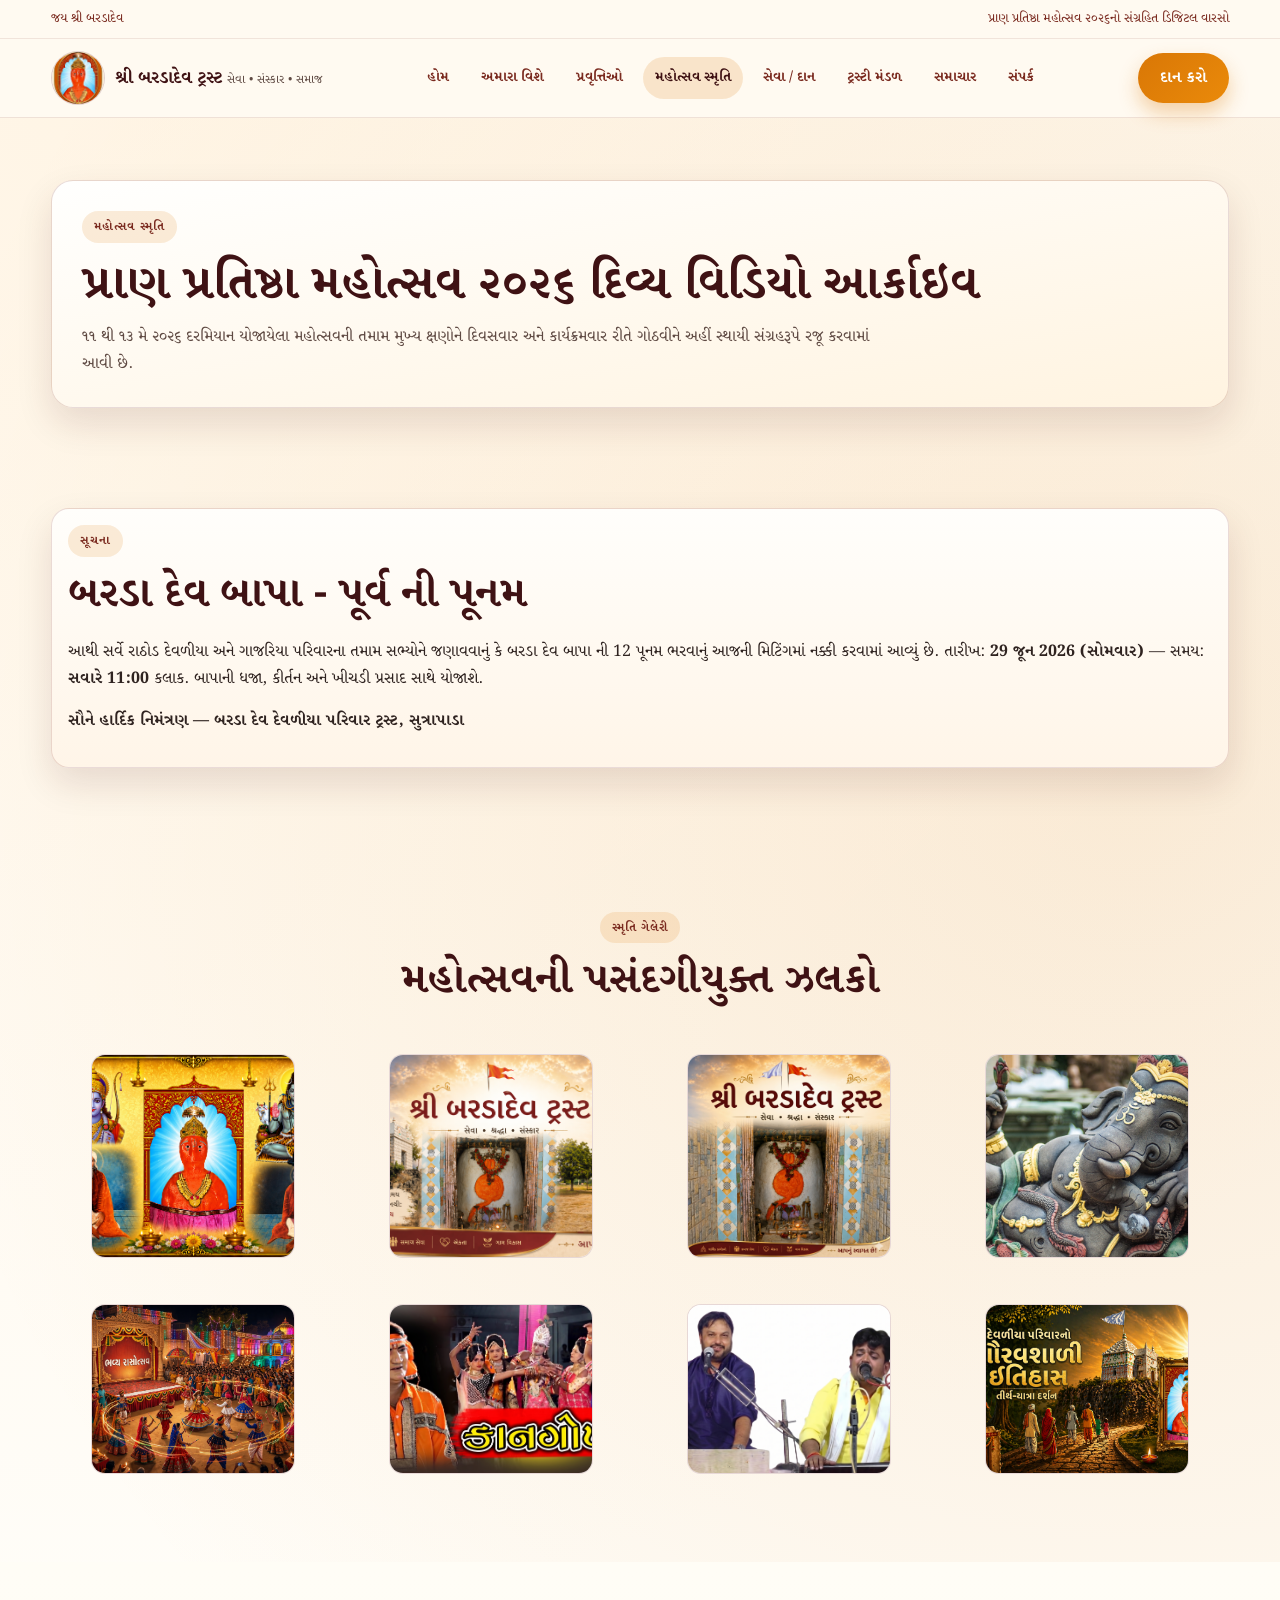
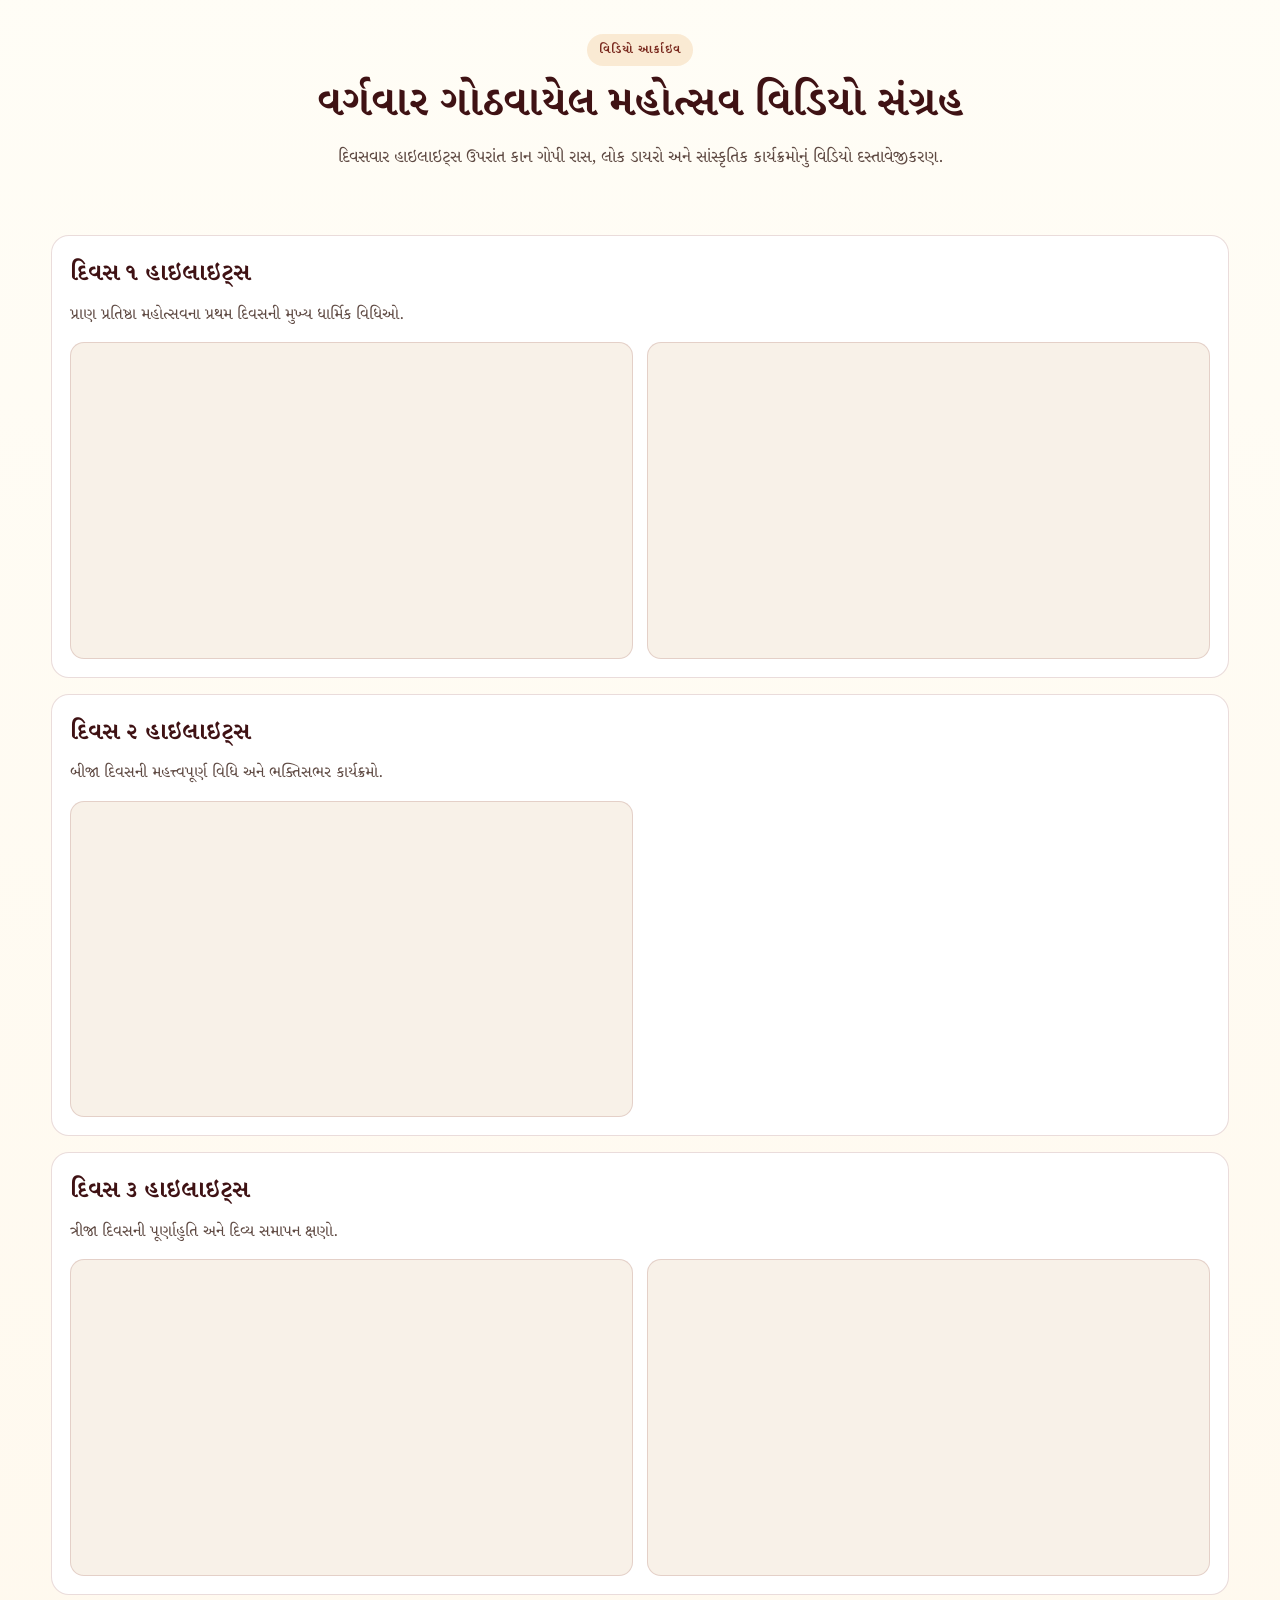
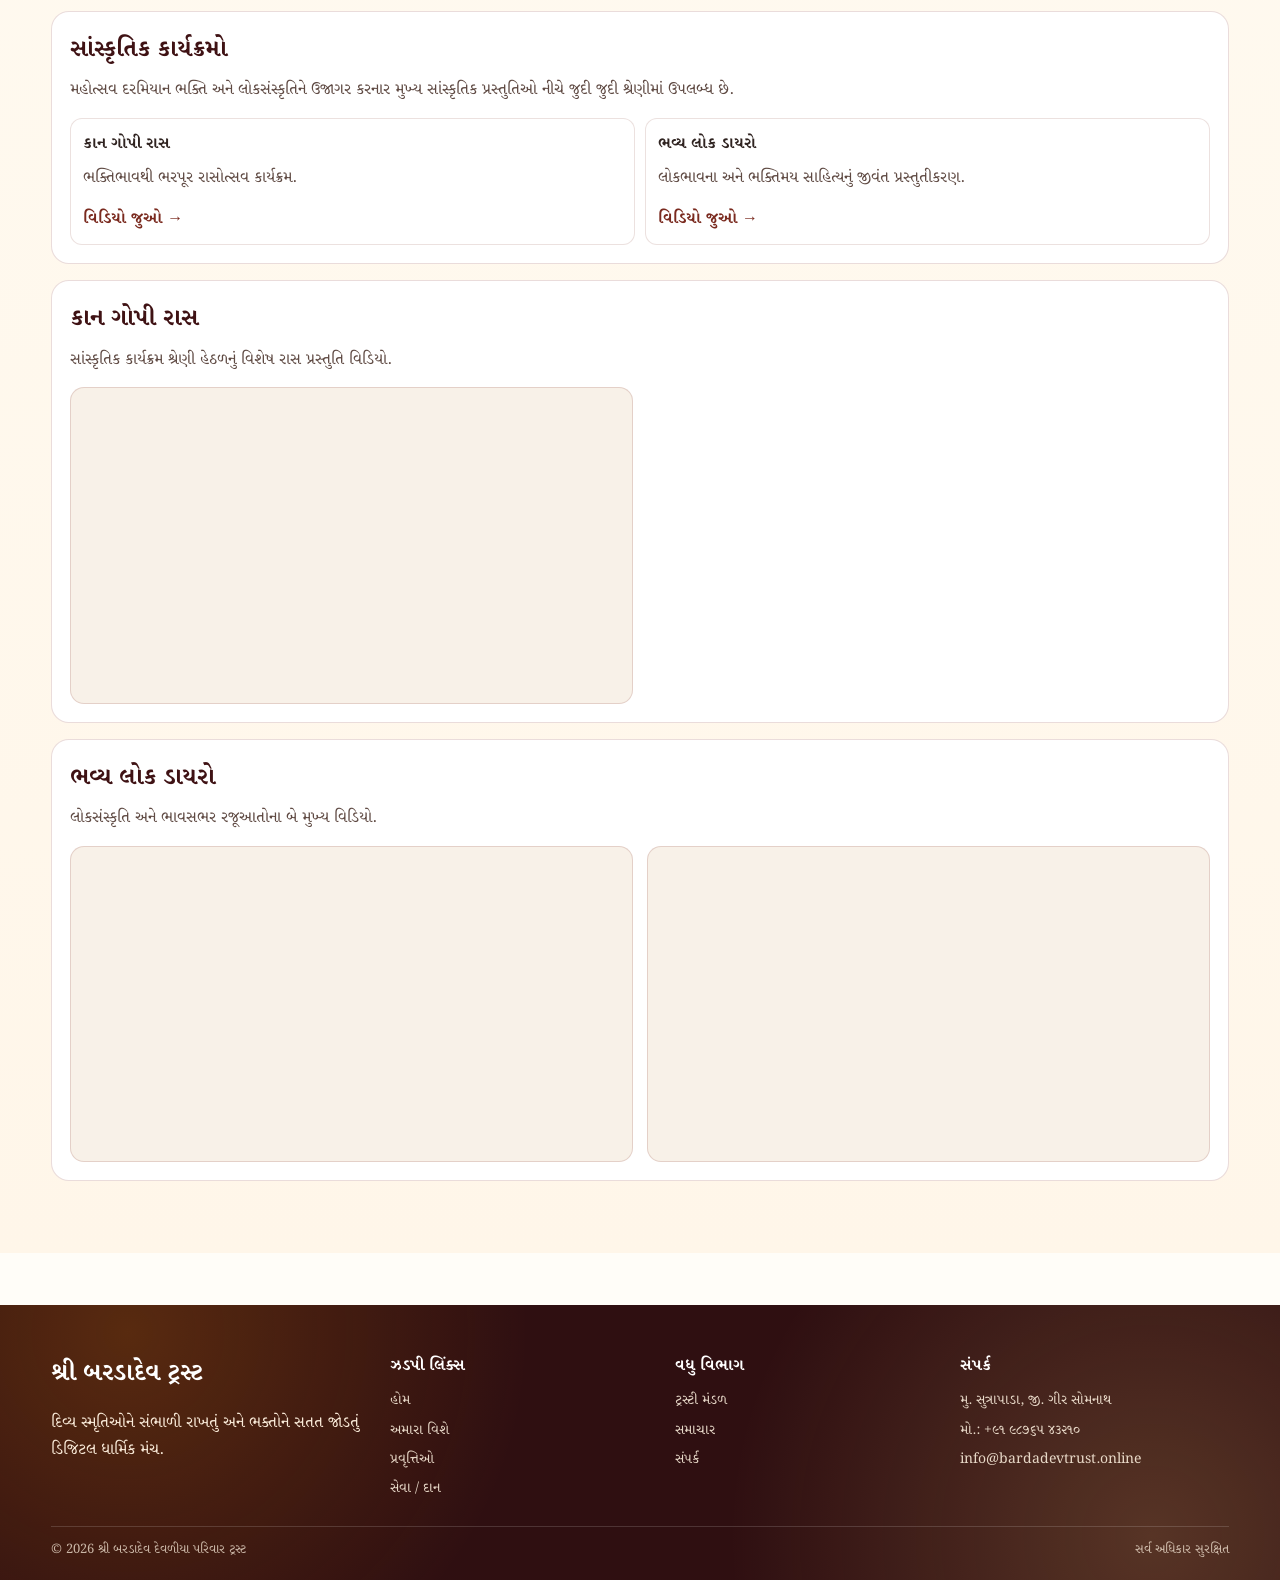
<file: memories/index.html>
<!doctype html>
<html lang="gu">
  <head>
    <meta charset="UTF-8" />
    <meta name="viewport" content="width=device-width, initial-scale=1.0" />
    <title>મહોત્સવ સ્મૃતિ | શ્રી બરડાદેવ ટ્રસ્ટ</title>
    <meta
      name="description"
      content="પ્રાણ પ્રતિષ્ઠા મહોત્સવ ૨૦૨૬ની દિવ્ય યાદો: દિવસવાર વિડિયો આર્કાઇવ, કાન ગોપી રાસ, ભવ્ય લોક ડાયરો અને ફોટો ગેલેરી."
    />
    <link rel="preconnect" href="https://fonts.googleapis.com" />
    <link rel="preconnect" href="https://fonts.gstatic.com" crossorigin />
    <link
      href="https://fonts.googleapis.com/css2?family=Noto+Serif+Gujarati:wght@400;500;600;700&display=swap"
      rel="stylesheet"
    />
    <link rel="stylesheet" href="../custom.css" />
  </head>
  <body>
    <a class="skip-link" href="#mukhya-samagri">મુખ્ય સામગ્રી પર જાઓ</a>

    <header class="site-header">
      <div class="top-strip">
        <div class="container top-strip-inner">
          <span>જય શ્રી બરડાદેવ</span>
          <span>પ્રાણ પ્રતિષ્ઠા મહોત્સવ ૨૦૨૬નો સંગ્રહિત ડિજિટલ વારસો</span>
        </div>
      </div>
      <div class="container navbar">
        <a class="brand" href="/" aria-label="હોમ">
          <img src="../images/logo.png" alt="શ્રી બરડાદેવ ટ્રસ્ટ લોગો" />
          <span>
            <span class="brand-title">શ્રી બરડાદેવ ટ્રસ્ટ</span>
            <span class="brand-sub">સેવા • સંસ્કાર • સમાજ</span>
          </span>
        </a>
        <nav class="nav-links" aria-label="મુખ્ય મેનુ">
          <a href="/" data-nav-link>હોમ</a>
          <a href="/about/" data-nav-link>અમારા વિશે</a>
          <a href="/activities/" data-nav-link>પ્રવૃત્તિઓ</a>
          <a href="/memories/" data-nav-link>મહોત્સવ સ્મૃતિ</a>
          <a href="/seva/" data-nav-link>સેવા / દાન</a>
          <a href="/committee/" data-nav-link>ટ્રસ્ટી મંડળ</a>
          <a href="/news/" data-nav-link>સમાચાર</a>
          <a href="/contact/" data-nav-link>સંપર્ક</a>
        </nav>
        <div class="nav-cta">
          <a class="btn btn-primary" href="/seva/">દાન કરો</a>
        </div>
        <button
          class="menu-btn"
          id="menu-toggle"
          aria-expanded="false"
          aria-controls="mobile-menu"
          aria-label="મોબાઇલ મેનુ ખોલો"
        >
          ☰
        </button>
      </div>
      <div class="mobile-menu" id="mobile-menu">
        <div class="container">
          <nav aria-label="મોબાઇલ મેનુ">
            <a href="/" data-nav-link>હોમ</a>
            <a href="/about/" data-nav-link>અમારા વિશે</a>
            <a href="/activities/" data-nav-link>પ્રવૃત્તિઓ</a>
            <a href="/memories/" data-nav-link>મહોત્સવ સ્મૃતિ</a>
            <a href="/seva/" data-nav-link>સેવા / દાન</a>
            <a href="/committee/" data-nav-link>ટ્રસ્ટી મંડળ</a>
            <a href="/news/" data-nav-link>સમાચાર</a>
            <a href="/contact/" data-nav-link>સંપર્ક</a>
          </nav>
        </div>
      </div>
    </header>

    <main id="mukhya-samagri">
      <section class="page-hero">
        <div class="container page-hero-card">
          <span class="kicker">મહોત્સવ સ્મૃતિ</span>
          <h1>પ્રાણ પ્રતિષ્ઠા મહોત્સવ ૨૦૨૬ દિવ્ય વિડિયો આર્કાઇવ</h1>
          <p>
            ૧૧ થી ૧૩ મે ૨૦૨૬ દરમિયાન યોજાયેલા મહોત્સવની તમામ મુખ્ય ક્ષણોને
            દિવસવાર અને કાર્યક્રમવાર રીતે ગોઠવીને અહીં સ્થાયી સંગ્રહરૂપે રજૂ
            કરવામાં આવી છે.
          </p>
        </div>
      </section>

      <section class="section">
        <div class="container">
          <article class="surface public-notice" style="padding: 16px">
            <div class="section-head">
              <span class="kicker">સૂચના</span>
              <h2 class="section-title">બરડા દેવ બાપા - પૂર્વ ની પૂનમ</h2>
            </div>
            <p>
              આથી સર્વે રાઠોડ દેવળીયા અને ગાજરિયા પરિવારના તમામ સભ્યોને
              જણાવવાનું કે બરડા દેવ બાપા ની 12 પૂનમ ભરવાનું આજની મિટિંગમાં નક્કી
              કરવામાં આવ્યું છે. તારીખ: <strong>29 જૂન 2026 (સોમવાર)</strong> —
              સમય: <strong>સવારે 11:00</strong> કલાક. બાપાની ધજા, કીર્તન અને
              ખીચડી પ્રસાદ સાથે યોજાશે.
            </p>
            <p>
              <strong
                >સૌને હાર્દિક નિમંત્રણ — બરડા દેવ દેવળીયા પરિવાર ટ્રસ્ટ,
                સુત્રાપાડા</strong
              >
            </p>
          </article>
        </div>
      </section>

      <section class="section">
        <div class="container">
          <div class="section-head center">
            <span class="kicker">સ્મૃતિ ગેલેરી</span>
            <h2 class="section-title">મહોત્સવની પસંદગીયુક્ત ઝલકો</h2>
          </div>
          <div class="gallery-grid">
            <figure class="gallery-item">
              <img src="../images/banner2.png" alt="મહોત્સવની મુખ્ય ઝલક" />
            </figure>
            <figure class="gallery-item">
              <img src="../images/banner3.png" alt="ભક્તિ અને ભવ્યતા" />
            </figure>
            <figure class="gallery-item">
              <img src="../images/banner4.png" alt="મંદિર દર્શન" />
            </figure>
            <figure class="gallery-item">
              <img src="../images/image-1.png" alt="દિવ્ય આરાધના દ્રશ્ય" />
            </figure>
            <figure class="gallery-item">
              <img src="../images/ramatostav.png" alt="સાંસ્કૃતિક પ્રસંગ" />
            </figure>
            <figure class="gallery-item">
              <img src="../images/kangopi.png" alt="કાન ગોપી રાસ" />
            </figure>
            <figure class="gallery-item">
              <img src="../images/kalakar.png" alt="કલાકાર પ્રસ્તુતિ" />
            </figure>
            <figure class="gallery-item">
              <img
                src="../images/rituals-poster.png"
                alt="વિધિનું પવિત્ર દૃશ્ય"
              />
            </figure>
          </div>
        </div>
      </section>

      <section class="section soft-bg">
        <div class="container video-section">
          <div class="section-head center">
            <span class="kicker">વિડિયો આર્કાઇવ</span>
            <h2 class="section-title">
              વર્ગવાર ગોઠવાયેલ મહોત્સવ વિડિયો સંગ્રહ
            </h2>
            <p class="section-subtitle">
              દિવસવાર હાઇલાઇટ્સ ઉપરાંત કાન ગોપી રાસ, લોક ડાયરો અને સાંસ્કૃતિક
              કાર્યક્રમોનું વિડિયો દસ્તાવેજીકરણ.
            </p>
          </div>

          <article class="video-group" id="day-1">
            <h3>દિવસ ૧ હાઇલાઇટ્સ</h3>
            <p>પ્રાણ પ્રતિષ્ઠા મહોત્સવના પ્રથમ દિવસની મુખ્ય ધાર્મિક વિધિઓ.</p>
            <div class="video-grid">
              <div class="video-embed">
                <iframe
                  src="https://www.youtube.com/embed/WLAH-6RcFRU"
                  loading="lazy"
                  title="દિવસ ૧ પ્રાણ પ્રતિષ્ઠા મહોત્સવ વિડિયો ૧"
                  allowfullscreen
                ></iframe>
              </div>
              <div class="video-embed">
                <iframe
                  src="https://www.youtube.com/embed/YmO_9vS4Cmc"
                  loading="lazy"
                  title="દિવસ ૧ પ્રાણ પ્રતિષ્ઠા મહોત્સવ વિડિયો ૨"
                  allowfullscreen
                ></iframe>
              </div>
            </div>
          </article>

          <article class="video-group" id="day-2">
            <h3>દિવસ ૨ હાઇલાઇટ્સ</h3>
            <p>બીજા દિવસની મહત્ત્વપૂર્ણ વિધિ અને ભક્તિસભર કાર્યક્રમો.</p>
            <div class="video-grid">
              <div class="video-embed">
                <iframe
                  src="https://www.youtube.com/embed/AayYbjyYc7s"
                  loading="lazy"
                  title="દિવસ ૨ પ્રાણ પ્રતિષ્ઠા મહોત્સવ વિડિયો"
                  allowfullscreen
                ></iframe>
              </div>
            </div>
          </article>

          <article class="video-group" id="day-3">
            <h3>દિવસ ૩ હાઇલાઇટ્સ</h3>
            <p>ત્રીજા દિવસની પૂર્ણાહુતિ અને દિવ્ય સમાપન ક્ષણો.</p>
            <div class="video-grid">
              <div class="video-embed">
                <iframe
                  src="https://www.youtube.com/embed/szWfBIr2a7s"
                  loading="lazy"
                  title="દિવસ ૩ પ્રાણ પ્રતિષ્ઠા મહોત્સવ વિડિયો ૧"
                  allowfullscreen
                ></iframe>
              </div>
              <div class="video-embed">
                <iframe
                  src="https://www.youtube.com/embed/phN2umi0TOU"
                  loading="lazy"
                  title="દિવસ ૩ પ્રાણ પ્રતિષ્ઠા મહોત્સવ વિડિયો ૨"
                  allowfullscreen
                ></iframe>
              </div>
            </div>
          </article>

          <article class="video-group" id="cultural">
            <h3>સાંસ્કૃતિક કાર્યક્રમો</h3>
            <p>
              મહોત્સવ દરમિયાન ભક્તિ અને લોકસંસ્કૃતિને ઉજાગર કરનાર મુખ્ય
              સાંસ્કૃતિક પ્રસ્તુતિઓ નીચે જુદી જુદી શ્રેણીમાં ઉપલબ્ધ છે.
            </p>
            <div class="list-grid">
              <div class="list-item">
                <strong>કાન ગોપી રાસ</strong>
                <p>ભક્તિભાવથી ભરપૂર રાસોત્સવ કાર્યક્રમ.</p>
                <a class="link-pill" href="#kaan-gopi">વિડિયો જુઓ →</a>
              </div>
              <div class="list-item">
                <strong>ભવ્ય લોક ડાયરો</strong>
                <p>લોકભાવના અને ભક્તિમય સાહિત્યનું જીવંત પ્રસ્તુતીકરણ.</p>
                <a class="link-pill" href="#lok-dayro">વિડિયો જુઓ →</a>
              </div>
            </div>
          </article>

          <article class="video-group" id="kaan-gopi">
            <h3>કાન ગોપી રાસ</h3>
            <p>
              સાંસ્કૃતિક કાર્યક્રમ શ્રેણી હેઠળનું વિશેષ રાસ પ્રસ્તુતિ વિડિયો.
            </p>
            <div class="video-grid">
              <div class="video-embed">
                <iframe
                  src="https://www.youtube.com/embed/oBLOuQg_yNc"
                  loading="lazy"
                  title="કાન ગોપી રાસ વિડિયો"
                  allowfullscreen
                ></iframe>
              </div>
            </div>
          </article>

          <article class="video-group" id="lok-dayro">
            <h3>ભવ્ય લોક ડાયરો</h3>
            <p>લોકસંસ્કૃતિ અને ભાવસભર રજૂઆતોના બે મુખ્ય વિડિયો.</p>
            <div class="video-grid">
              <div class="video-embed">
                <iframe
                  src="https://www.youtube.com/embed/c5t5jjE3ncI"
                  loading="lazy"
                  title="ભવ્ય લોક ડાયરો વિડિયો ૧"
                  allowfullscreen
                ></iframe>
              </div>
              <div class="video-embed">
                <iframe
                  src="https://www.youtube.com/embed/dm83bJkk1Hg"
                  loading="lazy"
                  title="ભવ્ય લોક ડાયરો વિડિયો ૨"
                  allowfullscreen
                ></iframe>
              </div>
            </div>
          </article>
        </div>
      </section>
    </main>

    <footer class="site-footer">
      <div class="container footer-top">
        <div>
          <h3 class="footer-title">શ્રી બરડાદેવ ટ્રસ્ટ</h3>
          <p>
            દિવ્ય સ્મૃતિઓને સંભાળી રાખતું અને ભક્તોને સતત જોડતું ડિજિટલ ધાર્મિક
            મંચ.
          </p>
        </div>
        <div class="footer-col">
          <h4>ઝડપી લિંક્સ</h4>
          <a href="/">હોમ</a>
          <a href="/about/">અમારા વિશે</a>
          <a href="/activities/">પ્રવૃત્તિઓ</a>
          <a href="/seva/">સેવા / દાન</a>
        </div>
        <div class="footer-col">
          <h4>વધુ વિભાગ</h4>
          <a href="/committee/">ટ્રસ્ટી મંડળ</a>
          <a href="/news/">સમાચાર</a>
          <a href="/contact/">સંપર્ક</a>
        </div>
        <div class="footer-col">
          <h4>સંપર્ક</h4>
          <p>મુ. સુત્રાપાડા, જી. ગીર સોમનાથ</p>
          <p>મો.: +૯૧ ૯૮૭૬૫ ૪૩૨૧૦</p>
          <p>info@bardadevtrust.online</p>
        </div>
      </div>
      <div class="container footer-bottom">
        <span
          >© <span data-current-year></span> શ્રી બરડાદેવ દેવળીયા પરિવાર
          ટ્રસ્ટ</span
        >
        <span>સર્વ અધિકાર સુરક્ષિત</span>
      </div>
    </footer>

    <div class="quick-actions" aria-label="ઝડપી સંપર્ક">
      <a href="tel:+919876543210">કૉલ</a>
      <a
        href="https://maps.google.com/?q=Sutrapada"
        target="_blank"
        rel="noopener noreferrer"
        >માર્ગ</a
      >
      <a href="/seva/">દાન</a>
    </div>

    <script defer src="../main.js"></script>
  </body>
</html>
</file>
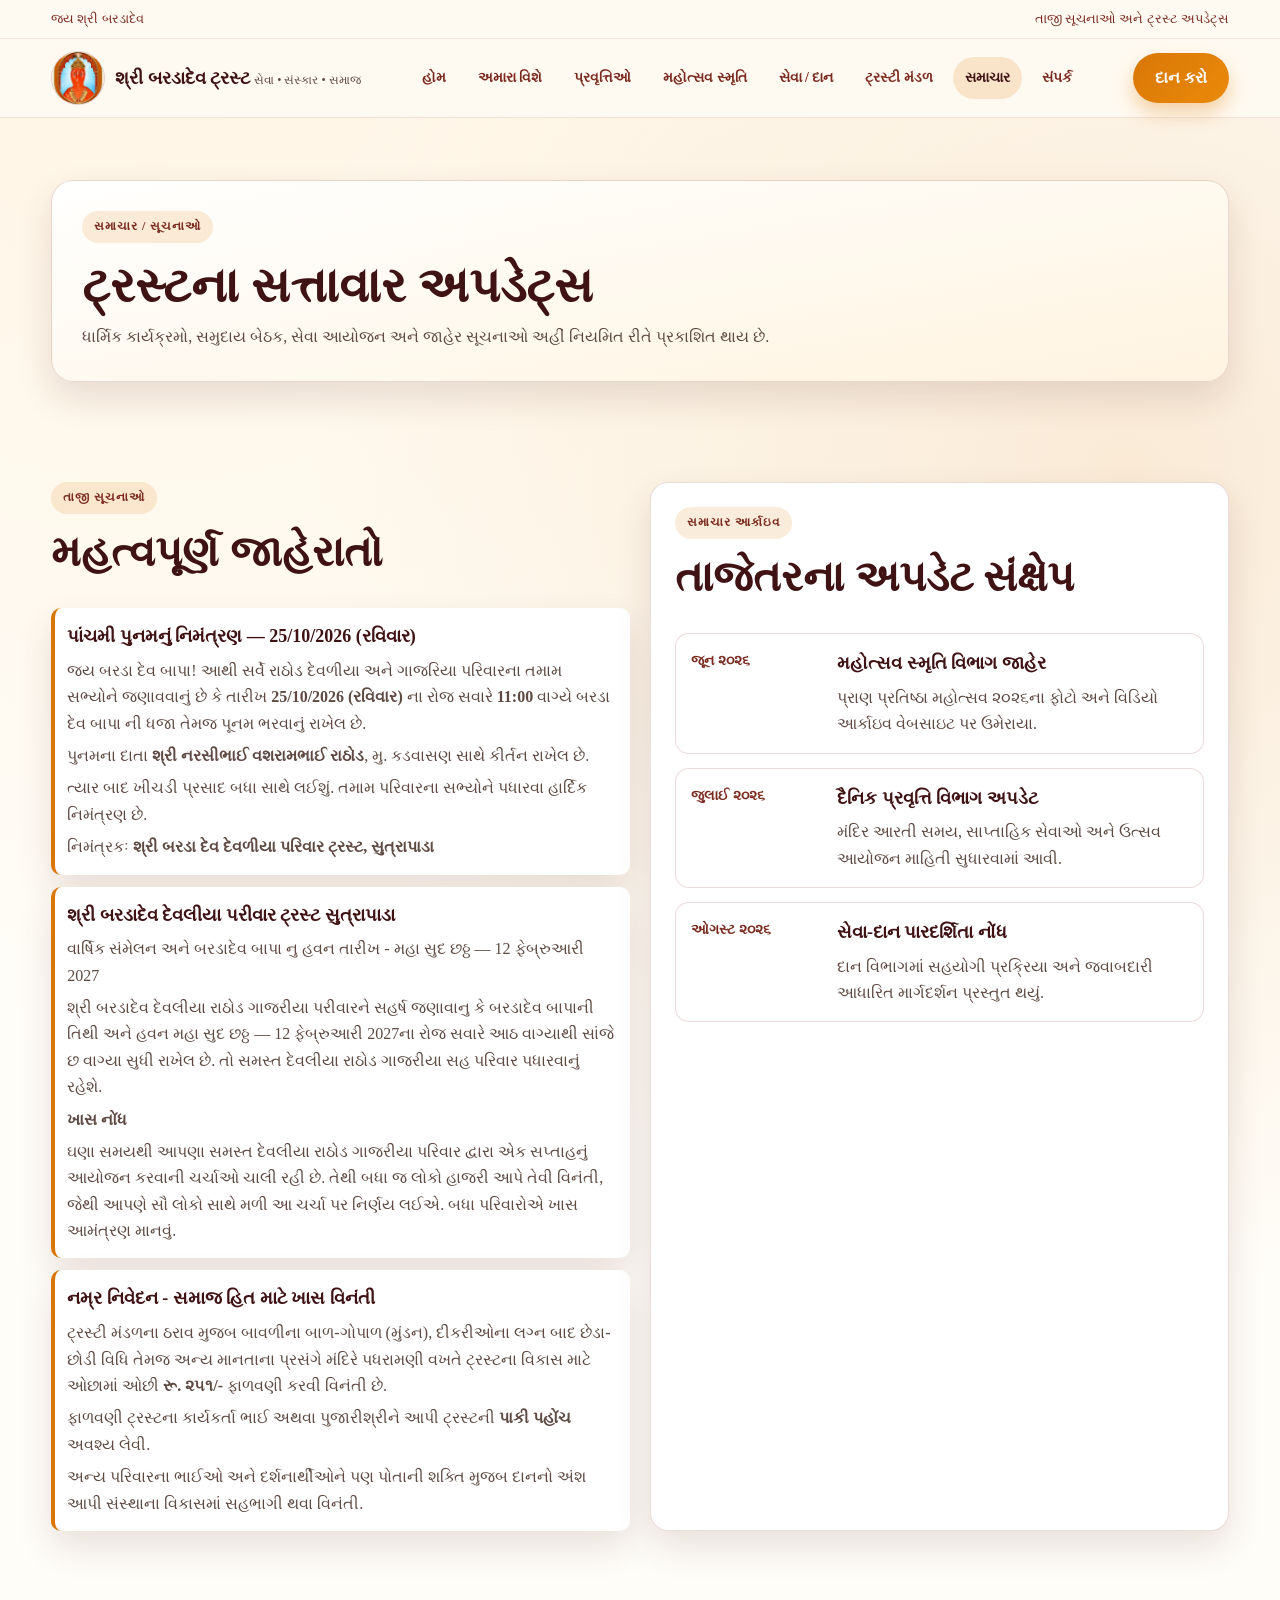
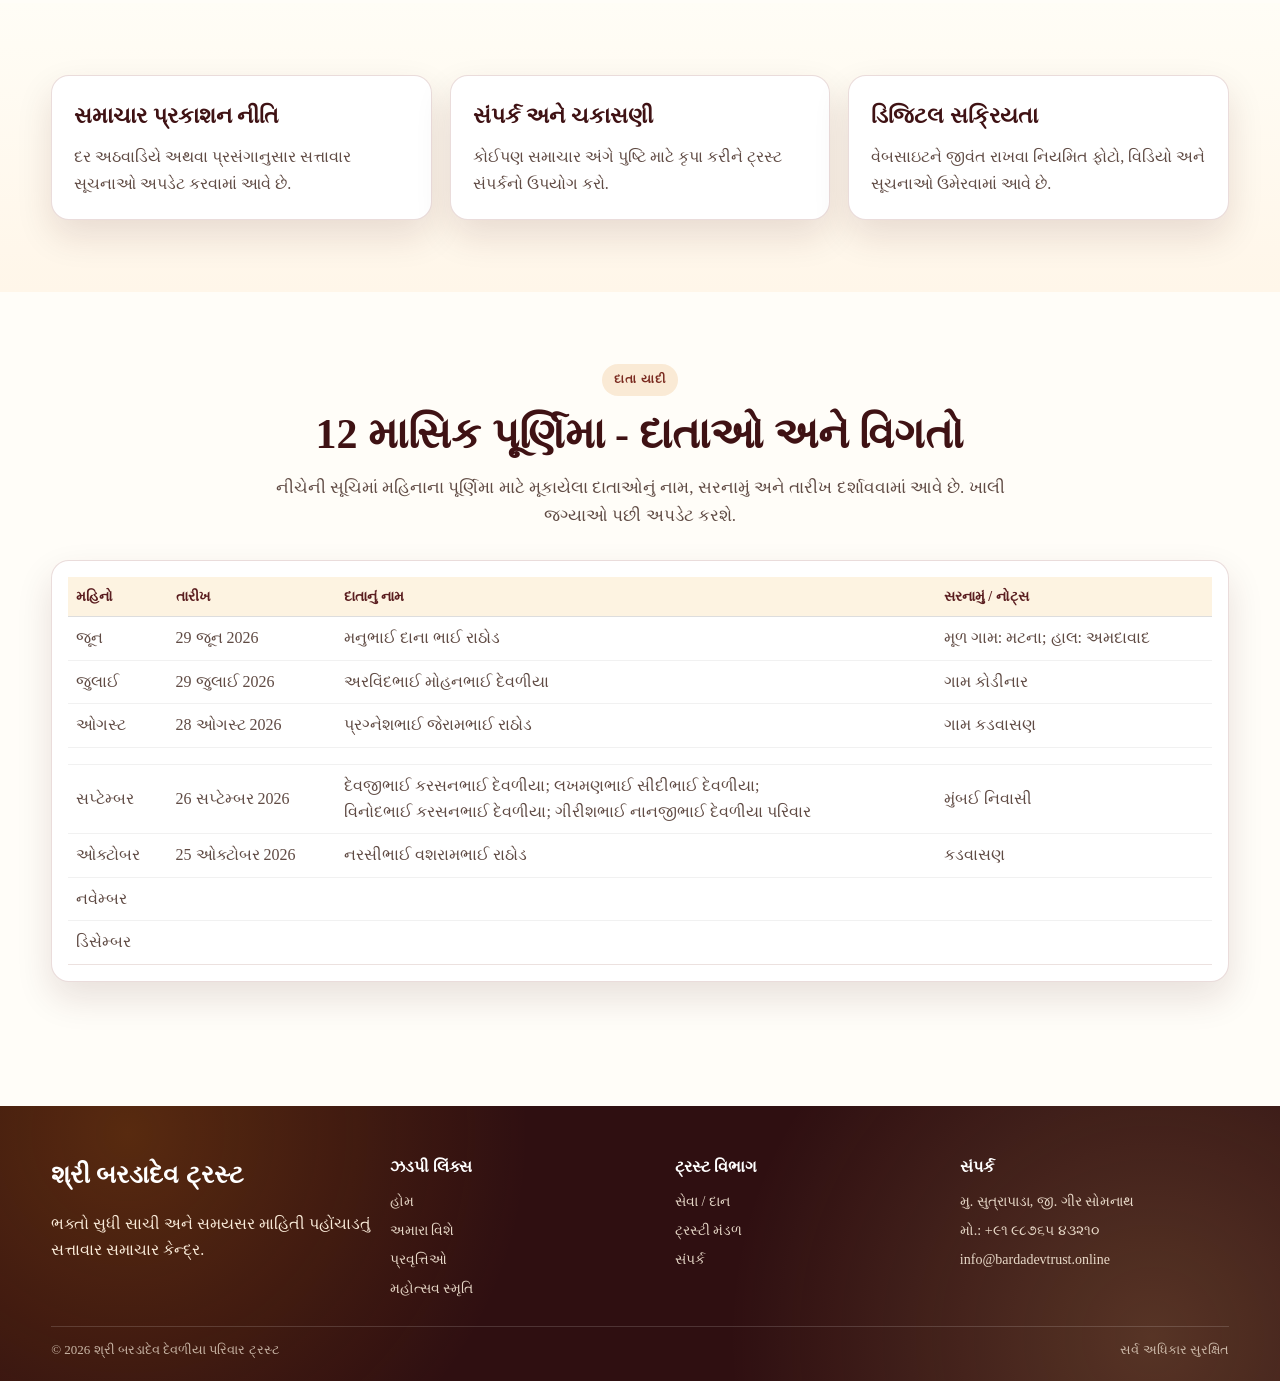
<file: news/index.html>
<!doctype html>
<html lang="gu">
  <head>
    <meta charset="UTF-8" />
    <meta name="viewport" content="width=device-width, initial-scale=1.0" />
    <title>સમાચાર / સૂચનાઓ | શ્રી બરડાદેવ ટ્રસ્ટ</title>
    <meta
      name="description"
      content="શ્રી બરડાદેવ ટ્રસ્ટની તાજી સૂચનાઓ, ધાર્મિક કાર્યક્રમ સમાચાર અને સમુદાય અપડેટ્સ."
    />
    <link rel="stylesheet" href="../custom.css" />
  </head>
  <body>
    <header class="site-header">
      <div class="top-strip">
        <div class="container top-strip-inner">
          <span>જય શ્રી બરડાદેવ</span>
          <span>તાજી સૂચનાઓ અને ટ્રસ્ટ અપડેટ્સ</span>
        </div>
      </div>
      <div class="container navbar">
        <a class="brand" href="/" aria-label="હોમ">
          <img src="../images/logo.png" alt="શ્રી બરડાદેવ ટ્રસ્ટ લોગો" />
          <span>
            <span class="brand-title">શ્રી બરડાદેવ ટ્રસ્ટ</span>
            <span class="brand-sub">સેવા • સંસ્કાર • સમાજ</span>
          </span>
        </a>
        <nav class="nav-links" aria-label="મુખ્ય મેનુ">
          <a href="/" data-nav-link>હોમ</a>
          <a href="/about/" data-nav-link>અમારા વિશે</a>
          <a href="/activities/" data-nav-link>પ્રવૃત્તિઓ</a>
          <a href="/memories/" data-nav-link>મહોત્સવ સ્મૃતિ</a>
          <a href="/seva/" data-nav-link>સેવા / દાન</a>
          <a href="/committee/" data-nav-link>ટ્રસ્ટી મંડળ</a>
          <a href="/news/" data-nav-link>સમાચાર</a>
          <a href="/contact/" data-nav-link>સંપર્ક</a>
        </nav>
        <div class="nav-cta">
          <a class="btn btn-primary" href="/seva/">દાન કરો</a>
        </div>
        <button
          class="menu-btn"
          id="menu-toggle"
          aria-expanded="false"
          aria-controls="mobile-menu"
          aria-label="મોબાઇલ મેનુ ખોલો"
        >
          ☰
        </button>
      </div>
      <div class="mobile-menu" id="mobile-menu">
        <div class="container">
          <nav aria-label="મોબાઇલ મેનુ">
            <a href="/" data-nav-link>હોમ</a>
            <a href="/about/" data-nav-link>અમારા વિશે</a>
            <a href="/activities/" data-nav-link>પ્રવૃત્તિઓ</a>
            <a href="/memories/" data-nav-link>મહોત્સવ સ્મૃતિ</a>
            <a href="/seva/" data-nav-link>સેવા / દાન</a>
            <a href="/committee/" data-nav-link>ટ્રસ્ટી મંડળ</a>
            <a href="/news/" data-nav-link>સમાચાર</a>
            <a href="/contact/" data-nav-link>સંપર્ક</a>
          </nav>
        </div>
      </div>
    </header>

    <main id="mukhya-samagri">
      <section class="page-hero">
        <div class="container page-hero-card">
          <span class="kicker">સમાચાર / સૂચનાઓ</span>
          <h1>ટ્રસ્ટના સત્તાવાર અપડેટ્સ</h1>
          <p>
            ધાર્મિક કાર્યક્રમો, સમુદાય બેઠક, સેવા આયોજન અને જાહેર સૂચનાઓ અહીં
            નિયમિત રીતે પ્રકાશિત થાય છે.
          </p>
        </div>
      </section>

      <section class="section">
        <div class="container grid-2">
          <article>
            <div class="section-head">
              <span class="kicker">તાજી સૂચનાઓ</span>
              <h2 class="section-title">મહત્વપૂર્ણ જાહેરાતો</h2>
            </div>
            <div class="notice-board">
              <article class="notice-item">
                <h4>પાંચમી પુનમનું નિમંત્રણ — 25/10/2026 (રવિવાર)</h4>
                <p>
                  જય બરડા દેવ બાપા! આથી સર્વે રાઠોડ દેવળીયા અને ગાજરિયા પરિવારના
                  તમામ સભ્યોને જણાવવાનું છે કે તારીખ
                  <strong>25/10/2026 (રવિવાર)</strong> ના રોજ સવારે
                  <strong>11:00</strong> વાગ્યે બરડા દેવ બાપા ની ધજા તેમજ પૂનમ
                  ભરવાનું રાખેલ છે.
                </p>
                <p>
                  પુનમના દાતા <strong>શ્રી નરસીભાઈ વશરામભાઈ રાઠોડ</strong>, મુ.
                  કડવાસણ સાથે કીર્તન રાખેલ છે.
                </p>
                <p>
                  ત્યાર બાદ ખીચડી પ્રસાદ બધા સાથે લઈશું. તમામ પરિવારના સભ્યોને
                  પધારવા હાર્દિક નિમંત્રણ છે.
                </p>
                <p>
                  નિમંત્રકઃ
                  <strong
                    >શ્રી બરડા દેવ દેવળીયા પરિવાર ટ્રસ્ટ, સુત્રાપાડા</strong
                  >
                </p>
              </article>
              <article class="notice-item">
                <h4>શ્રી બરડાદેવ દેવલીયા પરીવાર ટ્રસ્ટ સુત્રાપાડા</h4>
                <p>
                  વાર્ષિક સંમેલન અને બરડાદેવ બાપા નુ હવન તારીખ - મહા સુદ છઠ્ઠ —
                  12 ફેબ્રુઆરી 2027
                </p>
                <p>
                  શ્રી બરડાદેવ દેવલીયા રાઠોડ ગાજરીયા પરીવારને સહર્ષ જણાવાનુ કે
                  બરડાદેવ બાપાની તિથી અને હવન મહા સુદ છઠ્ઠ — 12 ફેબ્રુઆરી 2027ના
                  રોજ સવારે આઠ વાગ્યાથી સાંજે છ વાગ્યા સુધી રાખેલ છે. તો સમસ્ત
                  દેવલીયા રાઠોડ ગાજરીયા સહ પરિવાર પધારવાનું રહેશે.
                </p>
                <p><strong>ખાસ નોંધ</strong></p>
                <p>
                  ઘણા સમયથી આપણા સમસ્ત દેવલીયા રાઠોડ ગાજરીયા પરિવાર દ્વારા એક
                  સપ્તાહનું આયોજન કરવાની ચર્ચાઓ ચાલી રહી છે. તેથી બધા જ લોકો
                  હાજરી આપે તેવી વિનંતી, જેથી આપણે સૌ લોકો સાથે મળી આ ચર્ચા પર
                  નિર્ણય લઈએ. બધા પરિવારોએ ખાસ આમંત્રણ માનવું.
                </p>
              </article>

              <article class="notice-item">
                <h4>નમ્ર નિવેદન - સમાજ હિત માટે ખાસ વિનંતી</h4>
                <p>
                  ટ્રસ્ટી મંડળના ઠરાવ મુજબ બાવળીના બાળ-ગોપાળ (મુંડન), દીકરીઓના
                  લગ્ન બાદ છેડા-છોડી વિધિ તેમજ અન્ય માનતાના પ્રસંગે મંદિરે
                  પધરામણી વખતે ટ્રસ્ટના વિકાસ માટે ઓછામાં ઓછી
                  <strong>રૂ. ૨૫૧/-</strong> ફાળવણી કરવી વિનંતી છે.
                </p>
                <p>
                  ફાળવણી ટ્રસ્ટના કાર્યકર્તા ભાઈ અથવા પુજારીશ્રીને આપી ટ્રસ્ટની
                  <strong>પાકી પહોંચ</strong> અવશ્ય લેવી.
                </p>
                <p>
                  અન્ય પરિવારના ભાઈઓ અને દર્શનાર્થીઓને પણ પોતાની શક્તિ મુજબ
                  દાનનો અંશ આપી સંસ્થાના વિકાસમાં સહભાગી થવા વિનંતી.
                </p>
              </article>
            </div>
          </article>

          <article class="surface" style="padding: 24px">
            <div class="section-head">
              <span class="kicker">સમાચાર આર્કાઇવ</span>
              <h2 class="section-title">તાજેતરના અપડેટ સંક્ષેપ</h2>
            </div>
            <div class="timeline">
              <div class="timeline-item">
                <time>જૂન ૨૦૨૬</time>
                <div>
                  <h4>મહોત્સવ સ્મૃતિ વિભાગ જાહેર</h4>
                  <p>
                    પ્રાણ પ્રતિષ્ઠા મહોત્સવ ૨૦૨૬ના ફોટો અને વિડિયો આર્કાઇવ
                    વેબસાઇટ પર ઉમેરાયા.
                  </p>
                </div>
              </div>
              <div class="timeline-item">
                <time>જુલાઈ ૨૦૨૬</time>
                <div>
                  <h4>દૈનિક પ્રવૃત્તિ વિભાગ અપડેટ</h4>
                  <p>
                    મંદિર આરતી સમય, સાપ્તાહિક સેવાઓ અને ઉત્સવ આયોજન માહિતી
                    સુધારવામાં આવી.
                  </p>
                </div>
              </div>
              <div class="timeline-item">
                <time>ઓગસ્ટ ૨૦૨૬</time>
                <div>
                  <h4>સેવા-દાન પારદર્શિતા નોંધ</h4>
                  <p>
                    દાન વિભાગમાં સહયોગી પ્રક્રિયા અને જવાબદારી આધારિત માર્ગદર્શન
                    પ્રસ્તુત થયું.
                  </p>
                </div>
              </div>
            </div>
          </article>
        </div>
      </section>

      <section class="section soft-bg">
        <div class="container grid-3">
          <article class="card">
            <h3>સમાચાર પ્રકાશન નીતિ</h3>
            <p>
              દર અઠવાડિયે અથવા પ્રસંગાનુસાર સત્તાવાર સૂચનાઓ અપડેટ કરવામાં આવે
              છે.
            </p>
          </article>
          <article class="card">
            <h3>સંપર્ક અને ચકાસણી</h3>
            <p>
              કોઈપણ સમાચાર અંગે પુષ્ટિ માટે કૃપા કરીને ટ્રસ્ટ સંપર્કનો ઉપયોગ
              કરો.
            </p>
          </article>
          <article class="card">
            <h3>ડિજિટલ સક્રિયતા</h3>
            <p>
              વેબસાઇટને જીવંત રાખવા નિયમિત ફોટો, વિડિયો અને સૂચનાઓ ઉમેરવામાં આવે
              છે.
            </p>
          </article>
        </div>
      </section>

      <section class="section">
        <div class="container">
          <div class="section-head center">
            <span class="kicker">દાતા યાદી</span>
            <h2 class="section-title">12 માસિક પૂર્ણિમા - દાતાઓ અને વિગતો</h2>
            <p class="section-subtitle">
              નીચેની સૂચિમાં મહિનાના પૂર્ણિમા માટે મૂકાયેલા દાતાઓનું નામ,
              સરનામું અને તારીખ દર્શાવવામાં આવે છે. ખાલી જગ્યાઓ પછી અપડેટ કરશે.
            </p>
          </div>

          <div class="surface" style="padding: 16px; overflow: auto">
            <table
              class="info-table"
              aria-label="12 માસિક પૂર્ણિમા દાતા સૂચિ"
              style="width: 100%; border-collapse: collapse"
            >
              <thead>
                <tr>
                  <th
                    style="
                      text-align: left;
                      padding: 8px;
                      border-bottom: 1px solid #ddd;
                    "
                  >
                    મહિનો
                  </th>
                  <th
                    style="
                      text-align: left;
                      padding: 8px;
                      border-bottom: 1px solid #ddd;
                    "
                  >
                    તારીખ
                  </th>
                  <th
                    style="
                      text-align: left;
                      padding: 8px;
                      border-bottom: 1px solid #ddd;
                    "
                  >
                    દાતાનું નામ
                  </th>
                  <th
                    style="
                      text-align: left;
                      padding: 8px;
                      border-bottom: 1px solid #ddd;
                    "
                  >
                    સરનામું / નોટ્સ
                  </th>
                </tr>
              </thead>
              <tbody>
                <tr>
                  <td style="padding: 8px; border-bottom: 1px solid #f1f1f1">
                    જૂન
                  </td>
                  <td style="padding: 8px; border-bottom: 1px solid #f1f1f1">
                    29 જૂન 2026
                  </td>
                  <td style="padding: 8px; border-bottom: 1px solid #f1f1f1">
                    મનુભાઈ દાના ભાઈ રાઠોડ
                  </td>
                  <td style="padding: 8px; border-bottom: 1px solid #f1f1f1">
                    મૂળ ગામ: મટના; હાલ: અમદાવાદ
                  </td>
                </tr>
                <tr>
                  <td style="padding: 8px; border-bottom: 1px solid #f1f1f1">
                    જુલાઈ
                  </td>
                  <td style="padding: 8px; border-bottom: 1px solid #f1f1f1">
                    29 જુલાઈ 2026
                  </td>
                  <td style="padding: 8px; border-bottom: 1px solid #f1f1f1">
                    અરવિંદભાઈ મોહનભાઈ દેવળીયા
                  </td>
                  <td style="padding: 8px; border-bottom: 1px solid #f1f1f1">
                    ગામ કોડીનાર
                  </td>
                </tr>
                <tr>
                  <td style="padding: 8px; border-bottom: 1px solid #f1f1f1">
                    ઓગસ્ટ
                  </td>
                  <td style="padding: 8px; border-bottom: 1px solid #f1f1f1">
                    28 ઓગસ્ટ 2026
                  </td>
                  <td style="padding: 8px; border-bottom: 1px solid #f1f1f1">
                    પ્રગ્નેશભાઈ જેરામભાઈ રાઠોડ
                  </td>
                  <td style="padding: 8px; border-bottom: 1px solid #f1f1f1">
                    ગામ કડવાસણ
                  </td>
                </tr>
                <tr>
                  <td
                    style="padding: 8px; border-bottom: 1px solid #f1f1f1"
                  ></td>
                  <td
                    style="padding: 8px; border-bottom: 1px solid #f1f1f1"
                  ></td>
                  <td
                    style="padding: 8px; border-bottom: 1px solid #f1f1f1"
                  ></td>
                  <td
                    style="padding: 8px; border-bottom: 1px solid #f1f1f1"
                  ></td>
                </tr>
                <tr>
                  <td style="padding: 8px; border-bottom: 1px solid #f1f1f1">
                    સપ્ટેમ્બર
                  </td>
                  <td style="padding: 8px; border-bottom: 1px solid #f1f1f1">
                    26 સપ્ટેમ્બર 2026
                  </td>
                  <td style="padding: 8px; border-bottom: 1px solid #f1f1f1">
                    દેવજીભાઈ કરસનભાઈ દેવળીયા; લખમણભાઈ સીદીભાઈ દેવળીયા;<br />વિનોદભાઈ
                    કરસનભાઈ દેવળીયા; ગીરીશભાઈ નાનજીભાઈ દેવળીયા પરિવાર
                  </td>
                  <td style="padding: 8px; border-bottom: 1px solid #f1f1f1">
                    મુંબઈ નિવાસી
                  </td>
                </tr>
                <tr>
                  <td style="padding: 8px; border-bottom: 1px solid #f1f1f1">
                    ઓક્ટોબર
                  </td>
                  <td style="padding: 8px; border-bottom: 1px solid #f1f1f1">
                    25 ઓક્ટોબર 2026
                  </td>
                  <td style="padding: 8px; border-bottom: 1px solid #f1f1f1">
                    નરસીભાઈ વશરામભાઈ રાઠોડ
                  </td>
                  <td style="padding: 8px; border-bottom: 1px solid #f1f1f1">
                    કડવાસણ
                  </td>
                </tr>
                <tr>
                  <td style="padding: 8px; border-bottom: 1px solid #f1f1f1">
                    નવેમ્બર
                  </td>
                  <td
                    style="padding: 8px; border-bottom: 1px solid #f1f1f1"
                  ></td>
                  <td
                    style="padding: 8px; border-bottom: 1px solid #f1f1f1"
                  ></td>
                  <td
                    style="padding: 8px; border-bottom: 1px solid #f1f1f1"
                  ></td>
                </tr>

                <tr>
                  <td style="padding: 8px">ડિસેમ્બર</td>
                  <td style="padding: 8px"></td>
                  <td style="padding: 8px"></td>
                  <td style="padding: 8px"></td>
                </tr>
              </tbody>
            </table>
          </div>
        </div>
      </section>
    </main>

    <footer class="site-footer">
      <div class="container footer-top">
        <div>
          <h3 class="footer-title">શ્રી બરડાદેવ ટ્રસ્ટ</h3>
          <p>
            ભક્તો સુધી સાચી અને સમયસર માહિતી પહોંચાડતું સત્તાવાર સમાચાર કેન્દ્ર.
          </p>
        </div>
        <div class="footer-col">
          <h4>ઝડપી લિંક્સ</h4>
          <a href="/">હોમ</a>
          <a href="/about/">અમારા વિશે</a>
          <a href="/activities/">પ્રવૃત્તિઓ</a>
          <a href="/memories/">મહોત્સવ સ્મૃતિ</a>
        </div>
        <div class="footer-col">
          <h4>ટ્રસ્ટ વિભાગ</h4>
          <a href="/seva/">સેવા / દાન</a>
          <a href="/committee/">ટ્રસ્ટી મંડળ</a>
          <a href="/contact/">સંપર્ક</a>
        </div>
        <div class="footer-col">
          <h4>સંપર્ક</h4>
          <p>મુ. સુત્રાપાડા, જી. ગીર સોમનાથ</p>
          <p>મો.: +૯૧ ૯૮૭૬૫ ૪૩૨૧૦</p>
          <p>info@bardadevtrust.online</p>
        </div>
      </div>
      <div class="container footer-bottom">
        <span
          >© <span data-current-year></span> શ્રી બરડાદેવ દેવળીયા પરિવાર
          ટ્રસ્ટ</span
        >
        <span>સર્વ અધિકાર સુરક્ષિત</span>
      </div>
    </footer>

    <div class="quick-actions" aria-label="ઝડપી સંપર્ક">
      <a href="tel:+919876543210">કૉલ</a>
      <a
        href="https://maps.google.com/?q=Sutrapada"
        target="_blank"
        rel="noopener noreferrer"
        >માર્ગ</a
      >
      <a href="/seva/">દાન</a>
    </div>

    <script defer src="../main.js"></script>
  </body>
</html>
</file>
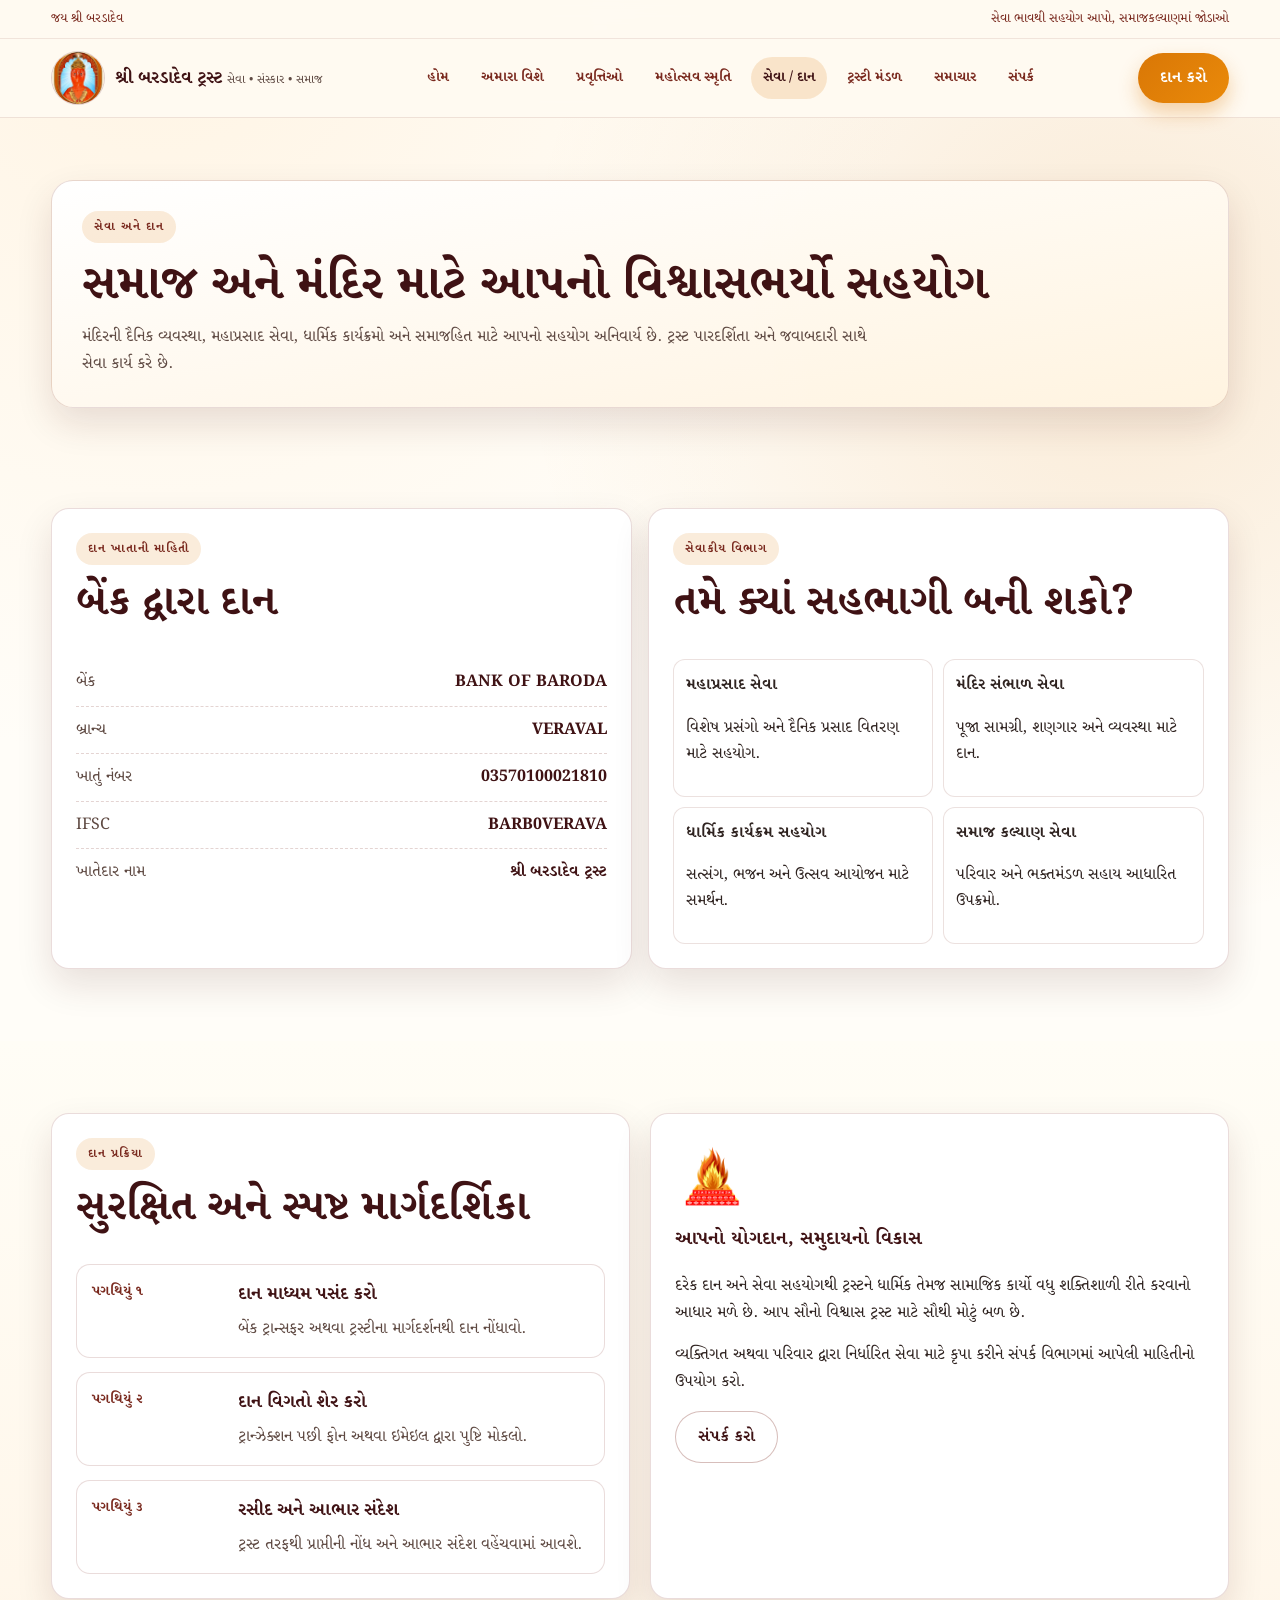
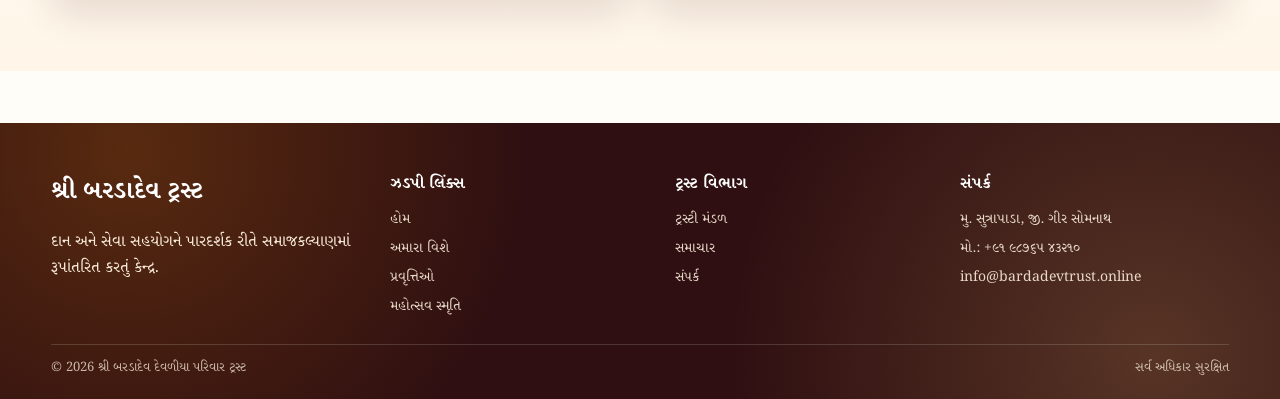
<file: seva/index.html>
<!doctype html>
<html lang="gu">
  <head>
    <meta charset="UTF-8" />
    <meta name="viewport" content="width=device-width, initial-scale=1.0" />
    <title>સેવા / દાન | શ્રી બરડાદેવ ટ્રસ્ટ</title>
    <meta
      name="description"
      content="શ્રી બરડાદેવ ટ્રસ્ટના સેવા અને દાન વિભાગમાં બેંક વિગતો, સેવા પ્રકારો અને સહયોગ પ્રક્રિયા વિશે માહિતી મેળવો."
    />
    <link rel="preconnect" href="https://fonts.googleapis.com" />
    <link rel="preconnect" href="https://fonts.gstatic.com" crossorigin />
    <link
      href="https://fonts.googleapis.com/css2?family=Noto+Serif+Gujarati:wght@400;500;600;700&display=swap"
      rel="stylesheet"
    />
    <link rel="stylesheet" href="../custom.css" />
  </head>
  <body>
    <a class="skip-link" href="#mukhya-samagri">મુખ્ય સામગ્રી પર જાઓ</a>

    <header class="site-header">
      <div class="top-strip">
        <div class="container top-strip-inner">
          <span>જય શ્રી બરડાદેવ</span>
          <span>સેવા ભાવથી સહયોગ આપો, સમાજકલ્યાણમાં જોડાઓ</span>
        </div>
      </div>
      <div class="container navbar">
        <a class="brand" href="/" aria-label="હોમ">
          <img src="../images/logo.png" alt="શ્રી બરડાદેવ ટ્રસ્ટ લોગો" />
          <span>
            <span class="brand-title">શ્રી બરડાદેવ ટ્રસ્ટ</span>
            <span class="brand-sub">સેવા • સંસ્કાર • સમાજ</span>
          </span>
        </a>
        <nav class="nav-links" aria-label="મુખ્ય મેનુ">
          <a href="/" data-nav-link>હોમ</a>
          <a href="/about/" data-nav-link>અમારા વિશે</a>
          <a href="/activities/" data-nav-link>પ્રવૃત્તિઓ</a>
          <a href="/memories/" data-nav-link>મહોત્સવ સ્મૃતિ</a>
          <a href="/seva/" data-nav-link>સેવા / દાન</a>
          <a href="/committee/" data-nav-link>ટ્રસ્ટી મંડળ</a>
          <a href="/news/" data-nav-link>સમાચાર</a>
          <a href="/contact/" data-nav-link>સંપર્ક</a>
        </nav>
        <div class="nav-cta">
          <a class="btn btn-primary" href="/seva/">દાન કરો</a>
        </div>
        <button
          class="menu-btn"
          id="menu-toggle"
          aria-expanded="false"
          aria-controls="mobile-menu"
          aria-label="મોબાઇલ મેનુ ખોલો"
        >
          ☰
        </button>
      </div>
      <div class="mobile-menu" id="mobile-menu">
        <div class="container">
          <nav aria-label="મોબાઇલ મેનુ">
            <a href="/" data-nav-link>હોમ</a>
            <a href="/about/" data-nav-link>અમારા વિશે</a>
            <a href="/activities/" data-nav-link>પ્રવૃત્તિઓ</a>
            <a href="/memories/" data-nav-link>મહોત્સવ સ્મૃતિ</a>
            <a href="/seva/" data-nav-link>સેવા / દાન</a>
            <a href="/committee/" data-nav-link>ટ્રસ્ટી મંડળ</a>
            <a href="/news/" data-nav-link>સમાચાર</a>
            <a href="/contact/" data-nav-link>સંપર્ક</a>
          </nav>
        </div>
      </div>
    </header>

    <main id="mukhya-samagri">
      <section class="page-hero">
        <div class="container page-hero-card">
          <span class="kicker">સેવા અને દાન</span>
          <h1>સમાજ અને મંદિર માટે આપનો વિશ્વાસભર્યો સહયોગ</h1>
          <p>
            મંદિરની દૈનિક વ્યવસ્થા, મહાપ્રસાદ સેવા, ધાર્મિક કાર્યક્રમો અને
            સમાજહિત માટે આપનો સહયોગ અનિવાર્ય છે. ટ્રસ્ટ પારદર્શિતા અને જવાબદારી
            સાથે સેવા કાર્ય કરે છે.
          </p>
        </div>
      </section>

      <section class="section">
        <div class="container donation-panel">
          <article class="surface" style="padding: 24px">
            <div class="section-head">
              <span class="kicker">દાન ખાતાની માહિતી</span>
              <h2 class="section-title">બેંક દ્વારા દાન</h2>
            </div>
            <div class="bank-item">
              <span>બેંક</span><strong>BANK OF BARODA</strong>
            </div>
            <div class="bank-item">
              <span>બ્રાન્ચ</span><strong>VERAVAL</strong>
            </div>
            <div class="bank-item">
              <span>ખાતું નંબર</span><strong>03570100021810</strong>
            </div>
            <div class="bank-item">
              <span>IFSC</span><strong>BARB0VERAVA</strong>
            </div>
            <div class="bank-item">
              <span>ખાતેદાર નામ</span><strong>શ્રી બરડાદેવ ટ્રસ્ટ</strong>
            </div>
          </article>

          <article class="surface" style="padding: 24px">
            <div class="section-head">
              <span class="kicker">સેવાકીય વિભાગ</span>
              <h2 class="section-title">તમે ક્યાં સહભાગી બની શકો?</h2>
            </div>
            <div class="list-grid">
              <div class="list-item">
                <strong>મહાપ્રસાદ સેવા</strong>
                <p>વિશેષ પ્રસંગો અને દૈનિક પ્રસાદ વિતરણ માટે સહયોગ.</p>
              </div>
              <div class="list-item">
                <strong>મંદિર સંભાળ સેવા</strong>
                <p>પૂજા સામગ્રી, શણગાર અને વ્યવસ્થા માટે દાન.</p>
              </div>
              <div class="list-item">
                <strong>ધાર્મિક કાર્યક્રમ સહયોગ</strong>
                <p>સત્સંગ, ભજન અને ઉત્સવ આયોજન માટે સમર્થન.</p>
              </div>
              <div class="list-item">
                <strong>સમાજ કલ્યાણ સેવા</strong>
                <p>પરિવાર અને ભક્તમંડળ સહાય આધારિત ઉપક્રમો.</p>
              </div>
            </div>
          </article>
        </div>
      </section>

      <section class="section soft-bg">
        <div class="container grid-2">
          <article class="surface" style="padding: 24px">
            <div class="section-head">
              <span class="kicker">દાન પ્રક્રિયા</span>
              <h2 class="section-title">સુરક્ષિત અને સ્પષ્ટ માર્ગદર્શિકા</h2>
            </div>
            <div class="timeline">
              <div class="timeline-item">
                <time>પગથિયું ૧</time>
                <div>
                  <h4>દાન માધ્યમ પસંદ કરો</h4>
                  <p>બેંક ટ્રાન્સફર અથવા ટ્રસ્ટીના માર્ગદર્શનથી દાન નોંધાવો.</p>
                </div>
              </div>
              <div class="timeline-item">
                <time>પગથિયું ૨</time>
                <div>
                  <h4>દાન વિગતો શેર કરો</h4>
                  <p>ટ્રાન્ઝેક્શન પછી ફોન અથવા ઇમેઇલ દ્વારા પુષ્ટિ મોકલો.</p>
                </div>
              </div>
              <div class="timeline-item">
                <time>પગથિયું ૩</time>
                <div>
                  <h4>રસીદ અને આભાર સંદેશ</h4>
                  <p>
                    ટ્રસ્ટ તરફથી પ્રાપ્તીની નોંધ અને આભાર સંદેશ વહેંચવામાં આવશે.
                  </p>
                </div>
              </div>
            </div>
          </article>

          <article class="surface" style="padding: 24px">
            <img
              src="../images/havan.png"
              alt="હવન સેવા"
              style="width: 76px; margin-bottom: 10px"
            />
            <h3 style="margin-top: 0; color: var(--maroon-900)">
              આપનો યોગદાન, સમુદાયનો વિકાસ
            </h3>
            <p>
              દરેક દાન અને સેવા સહયોગથી ટ્રસ્ટને ધાર્મિક તેમજ સામાજિક કાર્યો વધુ
              શક્તિશાળી રીતે કરવાનો આધાર મળે છે. આપ સૌનો વિશ્વાસ ટ્રસ્ટ માટે
              સૌથી મોટું બળ છે.
            </p>
            <p>
              વ્યક્તિગત અથવા પરિવાર દ્વારા નિર્ધારિત સેવા માટે કૃપા કરીને સંપર્ક
              વિભાગમાં આપેલી માહિતીનો ઉપયોગ કરો.
            </p>
            <p style="margin-top: 16px">
              <a class="btn btn-outline" href="/contact/">સંપર્ક કરો</a>
            </p>
          </article>
        </div>
      </section>
    </main>

    <footer class="site-footer">
      <div class="container footer-top">
        <div>
          <h3 class="footer-title">શ્રી બરડાદેવ ટ્રસ્ટ</h3>
          <p>
            દાન અને સેવા સહયોગને પારદર્શક રીતે સમાજકલ્યાણમાં રૂપાંતરિત કરતું
            કેન્દ્ર.
          </p>
        </div>
        <div class="footer-col">
          <h4>ઝડપી લિંક્સ</h4>
          <a href="/">હોમ</a>
          <a href="/about/">અમારા વિશે</a>
          <a href="/activities/">પ્રવૃત્તિઓ</a>
          <a href="/memories/">મહોત્સવ સ્મૃતિ</a>
        </div>
        <div class="footer-col">
          <h4>ટ્રસ્ટ વિભાગ</h4>
          <a href="/committee/">ટ્રસ્ટી મંડળ</a>
          <a href="/news/">સમાચાર</a>
          <a href="/contact/">સંપર્ક</a>
        </div>
        <div class="footer-col">
          <h4>સંપર્ક</h4>
          <p>મુ. સુત્રાપાડા, જી. ગીર સોમનાથ</p>
          <p>મો.: +૯૧ ૯૮૭૬૫ ૪૩૨૧૦</p>
          <p>info@bardadevtrust.online</p>
        </div>
      </div>
      <div class="container footer-bottom">
        <span
          >© <span data-current-year></span> શ્રી બરડાદેવ દેવળીયા પરિવાર
          ટ્રસ્ટ</span
        >
        <span>સર્વ અધિકાર સુરક્ષિત</span>
      </div>
    </footer>

    <div class="quick-actions" aria-label="ઝડપી સંપર્ક">
      <a href="tel:+919876543210">કૉલ</a>
      <a
        href="https://maps.google.com/?q=Sutrapada"
        target="_blank"
        rel="noopener noreferrer"
        >માર્ગ</a
      >
      <a href="/seva/">દાન</a>
    </div>

    <script defer src="../main.js"></script>
  </body>
</html>
</file>
<file: custom.css>
:root {
  --maroon-900: #3f1214;
  --maroon-800: #5a1d1f;
  --maroon-700: #7a2a1f;
  --saffron-600: #d97706;
  --saffron-500: #ea8a0a;
  --gold-400: #f7c976;
  --cream-50: #fffdf8;
  --cream-100: #fff7eb;
  --cream-200: #ffe8c8;
  --text-900: #2f2320;
  --text-700: #5f4a43;
  --border-soft: rgba(122, 42, 31, 0.16);
  --shadow-soft: 0 16px 36px rgba(63, 18, 20, 0.12);
  --shadow-medium: 0 20px 46px rgba(63, 18, 20, 0.17);
  --radius-lg: 18px;
  --radius-md: 12px;
  --radius-sm: 10px;
}

* {
  box-sizing: border-box;
}

html,
body {
  margin: 0;
  padding: 0;
}

body {
  font-family: "Noto Serif Gujarati", "Shruti", serif;
  background:
    radial-gradient(circle at 12% 0%, rgba(255, 232, 200, 0.42), transparent 33%),
    radial-gradient(circle at 88% 16%, rgba(217, 119, 6, 0.14), transparent 30%),
    var(--cream-50);
  color: var(--text-900);
  line-height: 1.65;
}

a {
  color: inherit;
  text-decoration: none;
}

img {
  max-width: 100%;
  display: block;
}

iframe {
  border: 0;
}

.container {
  width: min(1180px, 92vw);
  margin-inline: auto;
}

.section {
  padding: 72px 0;
}

.section-tight {
  padding: 56px 0;
}

.surface {
  background: #fff;
  border: 1px solid var(--border-soft);
  border-radius: var(--radius-lg);
  box-shadow: var(--shadow-soft);
}

.soft-bg {
  background: linear-gradient(180deg, #fffdf6, #fff6e9);
}

.kicker {
  display: inline-block;
  padding: 6px 12px;
  border-radius: 999px;
  background: rgba(217, 119, 6, 0.14);
  color: var(--maroon-700);
  font-size: 12px;
  font-weight: 700;
  letter-spacing: 0.08em;
}

.section-head {
  max-width: 760px;
  margin-bottom: 30px;
}

.section-head.center {
  text-align: center;
  margin-inline: auto;
}

.section-title {
  margin: 12px 0 0;
  font-size: clamp(28px, 4vw, 42px);
  line-height: 1.25;
  color: var(--maroon-900);
}

.section-subtitle {
  margin-top: 14px;
  color: var(--text-700);
  font-size: 17px;
}

.btn {
  display: inline-flex;
  align-items: center;
  justify-content: center;
  gap: 8px;
  border-radius: 999px;
  font-weight: 700;
  padding: 12px 22px;
  transition: transform 0.2s ease, box-shadow 0.2s ease, background-color 0.2s ease;
}

.btn:focus-visible,
.link-pill:focus-visible,
.menu-btn:focus-visible,
.input:focus-visible,
textarea:focus-visible {
  outline: 3px solid rgba(217, 119, 6, 0.3);
  outline-offset: 2px;
}

.btn-primary {
  background: linear-gradient(135deg, var(--saffron-600), var(--saffron-500));
  color: #fff;
  box-shadow: 0 10px 20px rgba(217, 119, 6, 0.32);
}

.btn-outline {
  border: 1px solid rgba(122, 42, 31, 0.3);
  color: var(--maroon-900);
  background: #fff;
}

.btn:hover {
  transform: translateY(-1px);
}

.link-pill {
  display: inline-flex;
  align-items: center;
  gap: 6px;
  color: var(--maroon-700);
  font-weight: 700;
}

.skip-link {
  position: absolute;
  left: -9999px;
  top: 0;
  background: #fff;
  padding: 8px 12px;
  border-radius: 10px;
}

.skip-link:focus {
  left: 8px;
  top: 8px;
  z-index: 999;
}

.site-header {
  position: sticky;
  top: 0;
  z-index: 80;
  backdrop-filter: blur(10px);
  background: rgba(255, 250, 242, 0.94);
  border-bottom: 1px solid rgba(122, 42, 31, 0.12);
}

.top-strip {
  border-bottom: 1px solid rgba(122, 42, 31, 0.1);
  color: var(--maroon-700);
  font-size: 13px;
}

.top-strip-inner {
  min-height: 38px;
  display: flex;
  align-items: center;
  justify-content: space-between;
  gap: 12px;
}

.navbar {
  min-height: 78px;
  display: flex;
  align-items: center;
  justify-content: space-between;
  gap: 14px;
}

.brand {
  display: inline-flex;
  align-items: center;
  gap: 10px;
}

.brand img {
  width: 54px;
  height: 54px;
  object-fit: cover;
  border-radius: 999px;
  border: 1px solid rgba(122, 42, 31, 0.22);
  background: #fff;
}

.brand h1,
.brand span {
  margin: 0;
  line-height: 1.25;
}

.brand-title {
  color: var(--maroon-900);
  font-size: 18px;
  font-weight: 700;
}

.brand-sub {
  color: var(--text-700);
  font-size: 12px;
}

.nav-links {
  display: flex;
  align-items: center;
  gap: 8px;
}

.nav-links a {
  padding: 9px 12px;
  border-radius: 999px;
  color: var(--maroon-700);
  font-size: 14px;
  font-weight: 700;
  transition: background-color 0.2s ease, color 0.2s ease;
}

.nav-links a:hover,
.nav-links a.active {
  background: rgba(217, 119, 6, 0.16);
  color: var(--maroon-900);
}

.menu-btn {
  display: none;
  width: 42px;
  height: 42px;
  border-radius: 10px;
  border: 1px solid rgba(122, 42, 31, 0.24);
  background: #fff;
  color: var(--maroon-900);
  align-items: center;
  justify-content: center;
}

.mobile-menu {
  display: none;
  border-top: 1px solid rgba(122, 42, 31, 0.1);
  background: linear-gradient(180deg, #fffdfa, #fff5e8);
}

.mobile-menu.open {
  display: block;
}

.mobile-menu nav {
  display: grid;
  gap: 8px;
  padding: 14px 0 18px;
}

.mobile-menu a {
  border: 1px solid rgba(122, 42, 31, 0.16);
  border-radius: 10px;
  padding: 10px 12px;
  font-weight: 700;
  color: var(--maroon-800);
  background: #fff;
}

.hero {
  padding: 84px 0 66px;
}

.hero-grid {
  display: grid;
  grid-template-columns: 1.1fr 0.9fr;
  gap: 26px;
  align-items: start;
}

.hero-content {
  padding: 36px;
  border-radius: 24px;
  border: 1px solid rgba(122, 42, 31, 0.16);
  background:
    linear-gradient(150deg, rgba(255, 255, 255, 0.96), rgba(255, 244, 226, 0.96)),
    linear-gradient(90deg, #fff, #fff);
  box-shadow: var(--shadow-medium);
}

.hero-title {
  margin: 16px 0 10px;
  font-size: clamp(32px, 5vw, 56px);
  line-height: 1.15;
  color: var(--maroon-900);
}

.hero-description {
  color: var(--text-700);
  font-size: 18px;
  margin-bottom: 20px;
}

.hero-cta {
  display: flex;
  flex-wrap: wrap;
  gap: 10px;
}

.hero-meta {
  margin-top: 24px;
  display: grid;
  grid-template-columns: repeat(3, minmax(0, 1fr));
  gap: 10px;
}

.hero-meta-item {
  background: #fff;
  border: 1px solid rgba(122, 42, 31, 0.14);
  border-radius: 14px;
  padding: 12px 12px;
}

.hero-meta-item strong {
  display: block;
  color: var(--maroon-900);
  font-size: 18px;
}

.hero-meta-item span {
  color: var(--text-700);
  font-size: 13px;
}

.hero-side {
  position: relative;
  overflow: hidden;
  border-radius: 24px;
  aspect-ratio: 1 / 1;
  min-height: 0;
  align-self: start;
  border: 1px solid rgba(122, 42, 31, 0.18);
  box-shadow: var(--shadow-medium);
}

.hero-side img {
  position: absolute;
  inset: 0;
  width: 100%;
  height: 100%;
  object-fit: cover;
}

.hero-side-overlay {
  position: absolute;
  inset: 0;
  background:
    linear-gradient(180deg, rgba(35, 16, 12, 0.15), rgba(35, 16, 12, 0.74)),
    radial-gradient(circle at bottom right, rgba(217, 119, 6, 0.24), transparent 45%);
}

.hero-side-note {
  position: absolute;
  left: 18px;
  right: 18px;
  bottom: 18px;
  color: #fff5e7;
  background: rgba(32, 14, 12, 0.55);
  border: 1px solid rgba(255, 255, 255, 0.18);
  border-radius: 14px;
  padding: 14px;
}

.grid-3 {
  display: grid;
  grid-template-columns: repeat(3, minmax(0, 1fr));
  gap: 18px;
}

.grid-2 {
  display: grid;
  grid-template-columns: repeat(2, minmax(0, 1fr));
  gap: 20px;
}

.card {
  border-radius: var(--radius-lg);
  border: 1px solid var(--border-soft);
  background: #fff;
  padding: 22px;
  box-shadow: var(--shadow-soft);
}

.card h3 {
  margin: 0;
  font-size: 22px;
  color: var(--maroon-900);
}

.card p {
  margin: 10px 0 0;
  color: var(--text-700);
}

.icon-bullet {
  width: 38px;
  height: 38px;
  border-radius: 12px;
  background: linear-gradient(135deg, #f7c976, #f3b14f);
  color: var(--maroon-900);
  display: inline-flex;
  align-items: center;
  justify-content: center;
  font-size: 20px;
  margin-bottom: 10px;
}

.timeline {
  display: grid;
  gap: 14px;
}

.timeline-item {
  border: 1px solid var(--border-soft);
  border-radius: 14px;
  background: #fff;
  padding: 15px;
  display: grid;
  grid-template-columns: 132px 1fr;
  gap: 14px;
  align-items: start;
}

.timeline-item time {
  font-weight: 700;
  color: var(--maroon-700);
  font-size: 14px;
}

.timeline-item h4 {
  margin: 0;
  color: var(--maroon-900);
  font-size: 18px;
}

.timeline-item p {
  margin: 6px 0 0;
  color: var(--text-700);
}

.gallery-grid {
  display: grid;
  grid-template-columns: repeat(4, minmax(0, 1fr));
  gap: 14px;
}

.gallery-item {
  border-radius: 14px;
  overflow: hidden;
  border: 1px solid rgba(122, 42, 31, 0.18);
  min-height: 170px;
  background: #fff;
}

.gallery-item img {
  width: 100%;
  height: 100%;
  object-fit: cover;
  transition: transform 0.45s ease;
}

.gallery-item:hover img {
  transform: scale(1.06);
}

.video-section {
  display: grid;
  gap: 16px;
}

.video-group {
  border: 1px solid var(--border-soft);
  border-radius: var(--radius-lg);
  background: #fff;
  padding: 18px;
}

.video-group h3 {
  margin: 0;
  font-size: 24px;
  color: var(--maroon-900);
}

.video-group p {
  color: var(--text-700);
  margin: 8px 0 14px;
}

.video-grid {
  display: grid;
  grid-template-columns: repeat(2, minmax(0, 1fr));
  gap: 14px;
}

.video-embed {
  border-radius: 14px;
  overflow: hidden;
  border: 1px solid rgba(122, 42, 31, 0.16);
  background: #f8f1e8;
  aspect-ratio: 16 / 9;
}

.video-embed iframe {
  width: 100%;
  height: 100%;
}

.map-panel {
  padding: 24px;
}

.map-embed {
  border-radius: 14px;
  overflow: hidden;
  border: 1px solid rgba(122, 42, 31, 0.16);
  background: #f8f1e8;
  box-shadow: var(--shadow-soft);
}

.map-embed iframe {
  display: block;
  width: 100%;
  min-height: 460px;
  border: 0;
}

.table-wrap {
  overflow-x: auto;
}

.info-table {
  width: 100%;
  border-collapse: collapse;
  min-width: 600px;
}

.info-table th,
.info-table td {
  border-bottom: 1px solid rgba(122, 42, 31, 0.14);
  padding: 12px 10px;
  text-align: left;
}

.info-table th {
  font-size: 14px;
  color: var(--maroon-800);
  background: rgba(247, 201, 118, 0.22);
}

.info-table td {
  color: var(--text-700);
}

.badge {
  display: inline-block;
  border-radius: 999px;
  padding: 4px 10px;
  font-size: 12px;
  font-weight: 700;
  background: rgba(217, 119, 6, 0.14);
  color: var(--maroon-800);
}

.notice-board {
  display: grid;
  gap: 12px;
}

.notice-item {
  border-left: 4px solid var(--saffron-600);
  background: #fff;
  border-radius: 10px;
  padding: 14px 14px 14px 12px;
  box-shadow: var(--shadow-soft);
}

.notice-item h4 {
  margin: 0;
  color: var(--maroon-900);
  font-size: 18px;
}

.notice-item p {
  margin: 6px 0 0;
  color: var(--text-700);
}

.public-notice {
  padding: 26px;
  background: linear-gradient(180deg, #fffefb, #fff5e8);
}

.public-notice .section-head {
  margin-bottom: 18px;
}

.public-notice-layout {
  display: grid;
  grid-template-columns: 1.08fr 0.92fr;
  gap: 18px;
  align-items: start;
}

.public-notice-content {
  display: grid;
  gap: 10px;
}

.public-notice-content p {
  margin: 0;
  color: var(--text-700);
  font-size: 17px;
}

.public-notice-content strong {
  color: var(--maroon-900);
}

.public-notice-figure {
  margin: 0;
  border-radius: 14px;
  overflow: hidden;
  border: 1px solid rgba(122, 42, 31, 0.16);
  background: #fff;
  box-shadow: var(--shadow-soft);
}

.public-notice-figure img {
  display: block;
  width: 100%;
  height: auto;
}

.form-grid {
  display: grid;
  gap: 12px;
}

.input,
textarea {
  width: 100%;
  border: 1px solid rgba(122, 42, 31, 0.2);
  border-radius: 10px;
  padding: 10px 12px;
  font-size: 15px;
  font-family: inherit;
}

textarea {
  min-height: 120px;
  resize: vertical;
}

.form-status {
  min-height: 22px;
  color: var(--maroon-700);
  font-weight: 700;
}

.form-status.error {
  color: #9e1f1f;
}

.donation-panel {
  display: grid;
  grid-template-columns: 1fr 1fr;
  gap: 16px;
}

.bank-item {
  display: flex;
  justify-content: space-between;
  gap: 12px;
  padding: 10px 0;
  border-bottom: 1px dashed rgba(122, 42, 31, 0.2);
}

.bank-item:last-child {
  border-bottom: 0;
}

.bank-item span {
  color: var(--text-700);
}

.bank-item strong {
  color: var(--maroon-900);
}

.team-grid {
  display: grid;
  grid-template-columns: repeat(3, minmax(0, 1fr));
  gap: 18px;
}

.team-card {
  border-radius: 18px;
  overflow: hidden;
  border: 1px solid rgba(122, 42, 31, 0.2);
  background: #fff;
  box-shadow: var(--shadow-soft);
}

.team-card img {
  width: 100%;
  aspect-ratio: 1 / 1;
  object-fit: cover;
}

.team-card-body {
  padding: 14px;
}

.team-card-body h4 {
  margin: 0;
  font-size: 18px;
  color: var(--maroon-900);
}

.team-card-body p {
  margin: 6px 0 0;
  color: var(--text-700);
  font-size: 14px;
}

.list-grid {
  display: grid;
  grid-template-columns: repeat(2, minmax(0, 1fr));
  gap: 10px;
}

.list-item {
  border: 1px solid rgba(122, 42, 31, 0.14);
  border-radius: 12px;
  padding: 12px;
  background: #fff;
}

.quote-grid {
  display: grid;
  grid-template-columns: repeat(3, minmax(0, 1fr));
  gap: 14px;
}

.quote-card {
  border-radius: 16px;
  border: 1px solid rgba(122, 42, 31, 0.15);
  background: linear-gradient(180deg, #fff, #fff9ef);
  padding: 18px;
}

.quote-card p {
  margin: 0;
  color: var(--text-700);
}

.quote-card strong {
  margin-top: 10px;
  display: block;
  color: var(--maroon-900);
}

.announcement {
  border-radius: 24px;
  border: 1px solid rgba(122, 42, 31, 0.16);
  background:
    linear-gradient(150deg, rgba(255, 255, 255, 0.96), rgba(255, 244, 226, 0.96)),
    linear-gradient(90deg, #fff, #fff);
  box-shadow: var(--shadow-medium);
  padding: 18px;
  display: grid;
  grid-template-columns: minmax(300px, 440px) 1fr;
  gap: 32px;
  align-items: center;
}

.announcement-image {
  display: flex;
  align-items: center;
  justify-content: center;
  padding: 16px;
  border-radius: 24px;
  background: #fff;
  border: 1px solid rgba(122, 42, 31, 0.12);
  box-shadow: var(--shadow-soft);
}

.announcement-body {
  display: flex;
  flex-direction: column;
  justify-content: center;
  gap: 12px;
}

.announcement-title {
  /* margin: 0;
  font-size: clamp(24px, 2.2vw, 32px);
  line-height: 1.2;
  color: var(--maroon-900); */
  
  margin: 16px 0 10px;
  font-size: clamp(32px, 5vw, 56px);
  line-height: 1.15;
  color: var(--maroon-900);
}

.announcement-body span {
  display: block;
  color: var(--text-900);
  line-height: 1.75;
}

/* Homepage donor highlight */
.donor-highlight {
  display: inline-block;
  background: linear-gradient(90deg, rgba(234,138,10,0.12), rgba(247,201,118,0.08));
  color: var(--maroon-900);
  padding: 2px 6px;
  border-radius: 6px;
}

.announcement-link {
  color: var(--maroon-900);
  font-weight: 700;
  margin-top: 4px;
}

/* Pratham Poonam image in announcement */
.punam-image {
  width: 100%;
  max-width: 440px;
  height: auto;
  object-fit: contain;
  border-radius: 18px;
  border: 1px solid rgba(122, 42, 31, 0.12);
  align-self: center;
}

.announcement button {
  border: 0;
  background: transparent;
  color: var(--maroon-700);
  font-weight: 700;
  cursor: pointer;
}

.site-footer {
  margin-top: 52px;
  background:
    radial-gradient(circle at 10% 10%, rgba(234, 138, 10, 0.22), transparent 34%),
    radial-gradient(circle at 90% 84%, rgba(247, 201, 118, 0.2), transparent 36%),
    #2f0f11;
  color: #f9ead8;
}

.footer-top {
  padding: 48px 0 20px;
  display: grid;
  grid-template-columns: 1.2fr 1fr 1fr 1fr;
  gap: 16px;
}

.footer-title {
  margin: 0;
  font-size: 25px;
  color: #fff;
}

.footer-col h4 {
  margin: 0 0 10px;
  color: #fff;
}

.footer-col a,
.footer-col p {
  display: block;
  color: rgba(250, 236, 218, 0.9);
  margin: 0 0 6px;
  font-size: 14px;
}

.footer-col a:hover {
  color: #ffd8a2;
}

.footer-bottom {
  border-top: 1px solid rgba(255, 255, 255, 0.15);
  padding: 12px 0 20px;
  font-size: 13px;
  color: rgba(250, 236, 218, 0.74);
  display: flex;
  flex-wrap: wrap;
  gap: 8px 14px;
  justify-content: space-between;
}

.page-hero {
  padding: 62px 0 28px;
}

.page-hero-card {
  border-radius: 22px;
  padding: 30px;
  border: 1px solid rgba(122, 42, 31, 0.17);
  background:
    linear-gradient(170deg, rgba(255, 255, 255, 0.96), rgba(255, 243, 224, 0.96));
  box-shadow: var(--shadow-soft);
}

.page-hero h1 {
  margin: 14px 0 10px;
  font-size: clamp(30px, 4.5vw, 48px);
  line-height: 1.2;
  color: var(--maroon-900);
}

.page-hero p {
  margin: 0;
  color: var(--text-700);
  max-width: 800px;
}

.quick-actions {
  position: fixed;
  bottom: 12px;
  left: 50%;
  transform: translateX(-50%);
  width: min(560px, 92vw);
  z-index: 85;
  display: none;
  grid-template-columns: repeat(3, minmax(0, 1fr));
  gap: 8px;
}

.quick-actions a {
  text-align: center;
  background: #fff;
  border: 1px solid rgba(122, 42, 31, 0.2);
  border-radius: 999px;
  padding: 10px;
  font-size: 13px;
  font-weight: 700;
  color: var(--maroon-800);
  box-shadow: var(--shadow-soft);
}

@media (max-width: 1080px) {
  .hero-grid,
  .grid-3,
  .quote-grid,
  .team-grid,
  .footer-top,
  .public-notice-layout {
    grid-template-columns: repeat(2, minmax(0, 1fr));
  }

  .gallery-grid {
    grid-template-columns: repeat(3, minmax(0, 1fr));
  }

  .donation-panel,
  .grid-2 {
    grid-template-columns: 1fr;
  }

  .hero-side {
    min-height: 0;
  }
}

@media (max-width: 860px) {
  .top-strip {
    display: none;
  }

  .nav-links,
  .nav-cta {
    display: none;
  }

  .menu-btn {
    display: inline-flex;
  }

  .hero {
    padding-top: 36px;
  }

  .announcement {
    grid-template-columns: 1fr;
  }

  .punam-image {
    max-width: 100%;
  }

  .hero-grid,
  .grid-3,
  .gallery-grid,
  .team-grid,
  .quote-grid,
  .footer-top,
  .list-grid,
  .video-grid,
  .public-notice-layout {
    grid-template-columns: 1fr;
  }

  .timeline-item {
    grid-template-columns: 1fr;
    gap: 8px;
  }

  .hero-content {
    padding: 24px;
  }

  .hero-meta {
    grid-template-columns: 1fr;
  }

  .section {
    padding: 54px 0;
  }

  .map-embed iframe {
    min-height: 380px;
  }

  .quick-actions {
    display: grid;
  }

  .site-footer {
    margin-bottom: 84px;
  }

  .footer-bottom {
    flex-direction: column;
    align-items: flex-start;
  }
}

@media (max-width: 560px) {
  .container {
    width: min(1180px, 94vw);
  }

  .navbar {
    min-height: 70px;
  }

  .brand img {
    width: 48px;
    height: 48px;
  }

  .brand-title {
    font-size: 16px;
  }

  .hero-title {
    font-size: 32px;
  }

  .section-title,
  .page-hero h1 {
    font-size: 29px;
  }

  .card {
    padding: 16px;
  }

  .map-embed iframe {
    min-height: 320px;
  }
}
</file>
